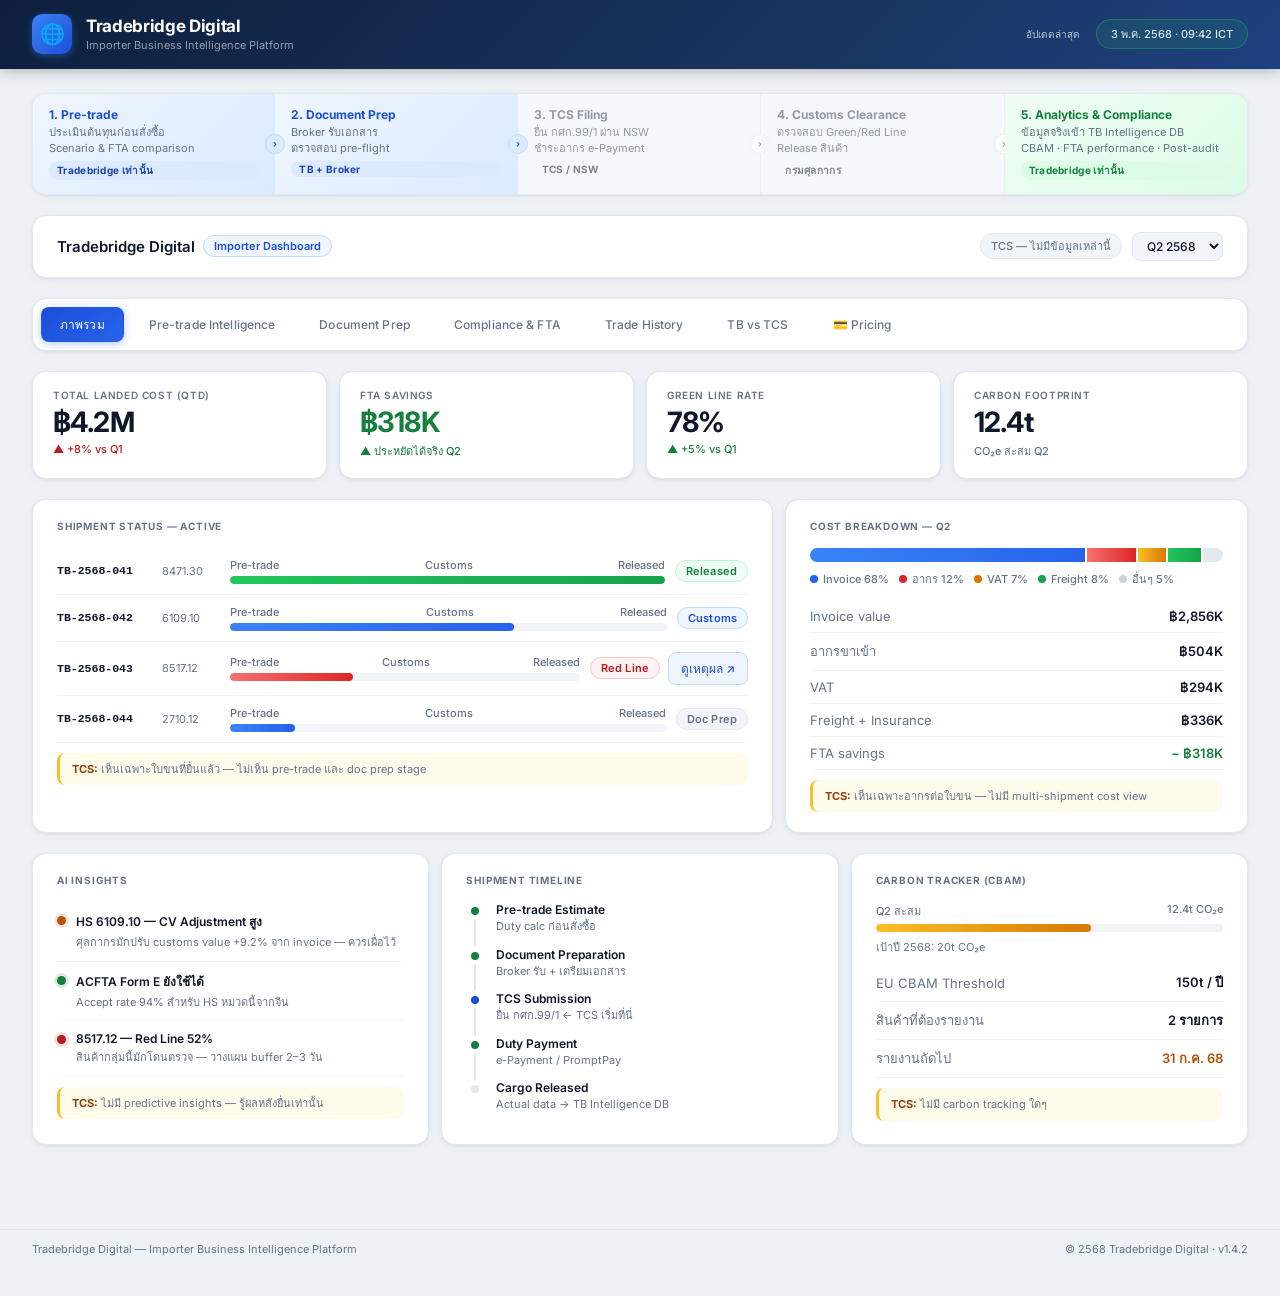
<file: index.html>
<!DOCTYPE html>
<html lang="th">
<head>
<meta charset="UTF-8" />
<meta name="viewport" content="width=device-width, initial-scale=1.0" />
<title>Tradebridge Digital — Importer BI Dashboard</title>
<link rel="preconnect" href="https://fonts.googleapis.com" />
<link href="https://fonts.googleapis.com/css2?family=Inter:ital,wght@0,400;0,500;0,600;0,700;1,400&display=swap" rel="stylesheet" />
<style>
/* ── Design tokens ──────────────────────────────────── */
:root {
  --bg-page:    #eef2f7;
  --bg-primary: #ffffff;
  --bg-secondary: #f1f5f9;
  --bg-info:    #eff6ff;
  --bg-success: #f0fdf4;
  --bg-warning: #fffbeb;
  --bg-danger:  #fef2f2;

  --txt-primary:   #0f172a;
  --txt-secondary: #64748b;
  --txt-info:      #1d4ed8;
  --txt-success:   #15803d;
  --txt-warning:   #b45309;
  --txt-danger:    #b91c1c;

  --bdr-secondary: #e2e8f0;
  --bdr-tertiary:  #f1f5f9;
  --bdr-info:      #bfdbfe;
  --bdr-success:   #bbf7d0;
  --bdr-warning:   #fde68a;
  --bdr-danger:    #fecaca;

  --r-sm: 4px;
  --r-md: 8px;
  --r-lg: 14px;

  --shadow-card:  0 1px 3px rgba(15,23,42,.06), 0 2px 10px rgba(15,23,42,.04);
  --shadow-float: 0 12px 40px rgba(15,23,42,.18);
}

/* ── Reset ──────────────────────────────────────────── */
*, *::before, *::after { box-sizing: border-box; margin: 0; padding: 0; }
body {
  font-family: 'Inter', system-ui, -apple-system, sans-serif;
  font-size: 14px;
  color: var(--txt-primary);
  background: var(--bg-page);
  min-height: 100vh;
  -webkit-font-smoothing: antialiased;
}
button, select { font-family: inherit; cursor: pointer; }

/* ── Page header ────────────────────────────────────── */
.ph {
  background: linear-gradient(135deg, #0d1f3c 0%, #1a3560 65%, #1e4080 100%);
  padding: 0 2rem;
  position: sticky; top: 0; z-index: 100;
  box-shadow: 0 2px 14px rgba(0,0,0,.28);
}
.ph-inner {
  max-width: 1280px; margin: 0 auto;
  display: flex; align-items: center; justify-content: space-between;
  padding: .9rem 0;
}
.brand { display: flex; align-items: center; gap: 14px; }
.brand-icon {
  width: 40px; height: 40px;
  background: linear-gradient(135deg, #3b82f6, #1d4ed8);
  border-radius: 10px;
  display: flex; align-items: center; justify-content: center;
  font-size: 20px;
  box-shadow: 0 2px 8px rgba(59,130,246,.4);
  flex-shrink: 0;
}
.brand-name { font-size: 17px; font-weight: 700; color: #fff; letter-spacing: -.02em; }
.brand-sub  { font-size: 11px; color: rgba(255,255,255,.55); margin-top: 2px; }
.ph-right   { display: flex; align-items: center; gap: 10px; }
.h-pill {
  font-size: 11px; font-weight: 500; padding: 5px 14px; border-radius: 999px;
  border: 1px solid rgba(255,255,255,.18);
}
.h-pill-demo { background: rgba(251,191,36,.15); color: #fbbf24; border-color: rgba(251,191,36,.3); }
.h-pill-date { color: rgba(255,255,255,.85); background: rgba(34,197,94,.12); border-color: rgba(34,197,94,.35); }
.h-pill-sync { font-size: 10px; color: rgba(255,255,255,.7); margin-right: 6px; }

/* ── Journey banner ─────────────────────────────────── */
.jb { max-width: 1280px; margin: 1.5rem auto .25rem; padding: 0 2rem; }
.jtrack {
  display: flex; align-items: stretch;
  border-radius: var(--r-lg); overflow: hidden;
  border: 1px solid var(--bdr-secondary);
  background: var(--bg-primary);
  box-shadow: var(--shadow-card);
}
.jstep {
  flex: 1; padding: .85rem 1rem;
  border-right: 1px solid var(--bdr-secondary);
  font-size: 12px; position: relative;
}
.jstep:last-child { border-right: none; }
.jstep.j-tb   { background: linear-gradient(135deg, #eff6ff, #dbeafe); border-right-color: #bfdbfe; }
.jstep.j-sh   { background: var(--bg-secondary); }
.jstep.j-an   { background: linear-gradient(135deg, #f0fdf4, #dcfce7); }
.jlabel { font-weight: 700; margin-bottom: 3px; font-size: 12px; }
.jstep.j-tb .jlabel { color: var(--txt-info); }
.jstep.j-sh .jlabel { color: var(--txt-secondary); }
.jstep.j-an .jlabel { color: var(--txt-success); }
.jsub  { color: var(--txt-secondary); font-size: 11px; line-height: 1.4; }
.jown  { display: inline-block; margin-top: 5px; font-size: 10px; font-weight: 700; padding: 2px 8px; border-radius: 999px; letter-spacing: .03em; }
.own-tb { background: #dbeafe; color: #1e40af; }
.own-sh { background: #f1f5f9; color: #475569; }
.own-an { background: #dcfce7; color: #15803d; }
.jarr {
  position: absolute; right: -10px; top: 50%; transform: translateY(-50%);
  width: 20px; height: 20px;
  background: var(--bg-primary); border: 1px solid var(--bdr-secondary);
  border-radius: 50%; display: flex; align-items: center; justify-content: center;
  font-size: 9px; color: var(--txt-secondary); z-index: 1; font-weight: 700;
}
.jstep.j-tb .jarr { background: #dbeafe; border-color: #bfdbfe; color: #1d4ed8; }

/* Journey — clickable TB steps */
.jstep.j-clickable {
  display: flex;
  flex-direction: column;
  align-items: stretch;
  cursor: pointer;
  text-align: left;
  border: none;
  font: inherit;
  color: inherit;
  transition: box-shadow .15s, transform .1s;
}
.jstep.j-clickable:hover { box-shadow: inset 0 0 0 1px rgba(251,191,36,.45); }
.jstep.j-clickable:focus-visible { outline: 2px solid #fbbf24; outline-offset: 2px; }
.jstep.j-disabled {
  cursor: not-allowed;
  opacity: .72;
  filter: grayscale(0.25);
}
.jstep.j-active {
  background: linear-gradient(135deg, #fffbeb, #fef3c7) !important;
  border-right-color: #fde68a !important;
  outline: 2px solid #fbbf24;
  outline-offset: -2px;
  box-shadow: inset 0 0 0 1px rgba(251,191,36,.35);
}
.jstep.j-active .jlabel { color: #92400e !important; }
.jstep.j-active .jsub { color: #78350f; }
.jstep.j-active .jown { background: #fde68a !important; color: #92400e !important; }
.jstep.j-active .jarr { background: #fef3c7 !important; border-color: #fde68a !important; color: #b45309 !important; }

/* Module layout — forms & outputs */
.mod-grid {
  display: grid;
  grid-template-columns: 1fr 1fr;
  gap: 14px;
  margin-bottom: 1.25rem;
  align-items: start;
}
@media (max-width: 960px) { .mod-grid { grid-template-columns: 1fr; } }
.mod-h {
  font-size: 11px;
  font-weight: 700;
  color: var(--txt-secondary);
  letter-spacing: .08em;
  text-transform: uppercase;
  margin-bottom: 12px;
  padding-bottom: 8px;
  border-bottom: 1px solid var(--bdr-tertiary);
}
.fi { margin-bottom: 12px; }
.fi label {
  display: block;
  font-size: 11px;
  font-weight: 600;
  color: var(--txt-secondary);
  margin-bottom: 4px;
}
.fi input[type="text"],
.fi input[type="number"],
.fi input[type="date"],
.fi select,
.fi textarea {
  width: 100%;
  padding: 8px 10px;
  border: 1px solid var(--bdr-secondary);
  border-radius: var(--r-md);
  font-size: 13px;
  background: var(--bg-primary);
}
.fi textarea { min-height: 64px; resize: vertical; }
.fi-row2 { display: grid; grid-template-columns: 1fr 1fr; gap: 10px; }
.fi-row3 { display: grid; grid-template-columns: 1fr 1fr 1fr; gap: 10px; }
.chk-row { display: flex; flex-wrap: wrap; gap: 12px; margin-top: 4px; }
.chk-row label { display: flex; align-items: center; gap: 6px; font-weight: 500; color: var(--txt-primary); cursor: pointer; }
.chk-row input { width: auto; }

.btn-primary {
  display: inline-flex;
  align-items: center;
  justify-content: center;
  gap: 8px;
  padding: 10px 18px;
  border-radius: var(--r-md);
  border: none;
  background: linear-gradient(135deg, #1d4ed8, #2563eb);
  color: #fff;
  font-size: 13px;
  font-weight: 600;
  cursor: pointer;
  box-shadow: 0 2px 10px rgba(29,78,216,.35);
  transition: transform .1s, box-shadow .15s;
}
.btn-primary:hover { box-shadow: 0 4px 16px rgba(29,78,216,.45); }
.btn-primary:active { transform: scale(.98); }
.btn-primary:disabled { opacity: .55; cursor: not-allowed; transform: none; }
.btn-secondary {
  display: inline-flex;
  align-items: center;
  justify-content: center;
  gap: 6px;
  padding: 8px 14px;
  border-radius: var(--r-md);
  border: 1px solid var(--bdr-secondary);
  background: var(--bg-secondary);
  font-size: 12px;
  font-weight: 600;
  color: var(--txt-primary);
  cursor: pointer;
}
.btn-secondary:hover { background: var(--bdr-secondary); }

.upload-zone {
  border: 2px dashed var(--bdr-secondary);
  border-radius: var(--r-md);
  padding: 14px 12px;
  text-align: center;
  background: var(--bg-secondary);
  cursor: pointer;
  transition: border-color .15s, background .15s;
  position: relative;
}
.upload-zone:hover, .upload-zone.drag { border-color: #3b82f6; background: var(--bg-info); }
.upload-zone input[type="file"] { position: absolute; inset: 0; opacity: 0; cursor: pointer; }
.upload-zone .uz-title { font-weight: 600; font-size: 12px; }
.upload-zone .uz-sub { font-size: 11px; color: var(--txt-secondary); margin-top: 4px; }
.upload-zone.has-file { border-style: solid; border-color: var(--bdr-success); background: var(--bg-success); }

.ac-list {
  position: absolute;
  left: 0; right: 0; top: 100%;
  margin-top: 4px;
  background: var(--bg-primary);
  border: 1px solid var(--bdr-secondary);
  border-radius: var(--r-md);
  box-shadow: var(--shadow-float);
  max-height: 180px;
  overflow-y: auto;
  z-index: 50;
  display: none;
}
.ac-list.open { display: block; }
.ac-item {
  padding: 8px 12px;
  font-size: 12px;
  cursor: pointer;
  border-bottom: 1px solid var(--bdr-tertiary);
}
.ac-item:hover { background: var(--bg-info); }
.ac-wrap { position: relative; }

.spinner-wrap {
  display: none;
  align-items: center;
  gap: 10px;
  padding: 16px;
  justify-content: center;
  color: var(--txt-info);
  font-size: 12px;
  font-weight: 600;
}
.spinner-wrap.on { display: flex; }
.spinner {
  width: 22px; height: 22px;
  border: 3px solid var(--bdr-info);
  border-top-color: #2563eb;
  border-radius: 50%;
  animation: spin .7s linear infinite;
}
@keyframes spin { to { transform: rotate(360deg); } }

.result-block {
  opacity: 0;
  transform: translateY(8px);
  transition: opacity .35s ease, transform .35s ease;
  pointer-events: none;
}
.result-block.on {
  opacity: 1;
  transform: translateY(0);
  pointer-events: auto;
}

.table-mini { width: 100%; font-size: 12px; border-collapse: collapse; margin: 8px 0; }
.table-mini th, .table-mini td { padding: 8px 10px; text-align: left; border-bottom: 1px solid var(--bdr-tertiary); }
.table-mini th { font-size: 10px; text-transform: uppercase; letter-spacing: .05em; color: var(--txt-secondary); }
.table-mini tr.best { background: linear-gradient(90deg, rgba(34,197,94,.08), transparent); }
.table-mini tr.best td:first-child { font-weight: 700; color: var(--txt-success); }

.json-pre {
  font-family: 'SF Mono', 'Fira Code', Consolas, monospace;
  font-size: 11px;
  line-height: 1.45;
  background: #0f172a;
  color: #e2e8f0;
  padding: 12px;
  border-radius: var(--r-md);
  max-height: 280px;
  overflow: auto;
  white-space: pre-wrap;
  word-break: break-all;
}
.json-key { color: #7dd3fc; }
.json-str { color: #86efac; }
.json-num { color: #fcd34d; }

.doc-check { display: flex; align-items: center; justify-content: space-between; padding: 8px 0; font-size: 12px; border-bottom: 1px solid var(--bdr-tertiary); }
.doc-check:last-child { border-bottom: none; }

.banner-success {
  display: none;
  padding: 12px 14px;
  border-radius: var(--r-md);
  background: linear-gradient(135deg, #ecfdf5, #d1fae5);
  border: 1px solid var(--bdr-success);
  font-size: 12px;
  color: #065f46;
  margin-bottom: 1rem;
  line-height: 1.5;
}
.banner-success.on { display: block; }

.radio-row { display: flex; flex-wrap: wrap; gap: 14px; align-items: center; }
.radio-row label { display: flex; align-items: center; gap: 6px; font-size: 12px; cursor: pointer; }

.bar-black { background: linear-gradient(90deg,#1e293b,#0f172a); }

/* ── Trade History table ───────────────────────────── */
.history-tbl { width: 100%; border-collapse: collapse; font-size: 12px; }
.history-tbl th {
  font-size: 10px;
  text-transform: uppercase;
  letter-spacing: .05em;
  color: var(--txt-secondary);
  padding: 8px 10px;
  border-bottom: 2px solid var(--bdr-secondary);
  white-space: nowrap;
  text-align: left;
  background: var(--bg-secondary);
  position: sticky;
  top: 0;
  z-index: 2;
}
.history-tbl td { padding: 8px 10px; border-bottom: 1px solid var(--bdr-tertiary); vertical-align: middle; }
.history-tbl tbody tr:hover td { background: var(--bg-info); cursor: pointer; }
.history-tbl tbody tr.hidden { display: none; }
.history-scroll { overflow: auto; max-height: 420px; border-radius: var(--r-md); border: 1px solid var(--bdr-secondary); }
.filter-row { display: flex; gap: 10px; flex-wrap: wrap; margin-bottom: 12px; align-items: center; }
.filter-row input[type="text"] {
  padding: 6px 10px;
  border: 1px solid var(--bdr-secondary);
  border-radius: var(--r-md);
  font-size: 12px;
  width: 220px;
}
.filter-row select {
  padding: 6px 10px;
  border: 1px solid var(--bdr-secondary);
  border-radius: var(--r-md);
  font-size: 12px;
  background: var(--bg-primary);
}

/* ── Page wrapper ───────────────────────────────────── */
.pw { max-width: 1280px; margin: 0 auto; padding: 1rem 2rem 3rem; }

/* ── Topbar ─────────────────────────────────────────── */
.topbar {
  display: flex; align-items: center; justify-content: space-between;
  margin-bottom: 1.25rem; padding: 1rem 1.5rem;
  background: var(--bg-primary);
  border-radius: var(--r-lg);
  box-shadow: var(--shadow-card);
  border: 1px solid var(--bdr-secondary);
}
.logo { font-size: 15px; font-weight: 600; display: flex; align-items: center; gap: 8px; }
.logobadge {
  background: var(--bg-info); color: var(--txt-info);
  font-size: 11px; font-weight: 600; padding: 3px 10px; border-radius: 999px;
  border: 1px solid var(--bdr-info);
}
.tcs-badge {
  background: var(--bg-secondary); color: var(--txt-secondary);
  font-size: 11px; font-weight: 500; padding: 3px 10px; border-radius: 999px;
  border: 1px solid var(--bdr-secondary);
}
.per-sel {
  font-size: 12px; font-weight: 500;
  background: var(--bg-secondary); color: var(--txt-primary);
  border: 1px solid var(--bdr-secondary); border-radius: var(--r-md);
  padding: 5px 10px; outline: none;
}

/* ── Tabs ───────────────────────────────────────────── */
.tabs {
  display: flex; gap: 6px; margin-bottom: 1.25rem;
  background: var(--bg-primary); padding: .5rem;
  border-radius: var(--r-lg); border: 1px solid var(--bdr-secondary);
  box-shadow: var(--shadow-card);
}
.tab {
  font-size: 12px; font-weight: 500; padding: 7px 18px;
  border-radius: var(--r-md); border: 1px solid transparent;
  background: transparent; color: var(--txt-secondary);
  transition: all .15s ease; letter-spacing: .01em;
}
.tab:hover { background: var(--bg-secondary); color: var(--txt-primary); }
.tab.active {
  background: linear-gradient(135deg, #1d4ed8, #2563eb);
  color: #fff; border-color: transparent;
  box-shadow: 0 2px 8px rgba(29,78,216,.3);
}
.panel { display: none; }
.panel.active { display: block; }

/* ── Metrics ────────────────────────────────────────── */
.metrics { display: grid; grid-template-columns: repeat(4,1fr); gap: 12px; margin-bottom: 1.25rem; }
.metric {
  background: var(--bg-primary); border-radius: var(--r-lg);
  padding: 1.1rem 1.25rem; border: 1px solid var(--bdr-secondary);
  box-shadow: var(--shadow-card); transition: box-shadow .2s;
}
.metric:hover { box-shadow: 0 4px 18px rgba(15,23,42,.1); }
.metric-label { font-size: 10px; font-weight: 600; color: var(--txt-secondary); margin-bottom: 7px; letter-spacing: .06em; text-transform: uppercase; }
.metric-val   { font-size: 28px; font-weight: 700; letter-spacing: -.03em; line-height: 1; }
.metric-sub   { font-size: 11px; color: var(--txt-secondary); margin-top: 6px; font-weight: 500; }
.metric-up { color: var(--txt-success); }
.metric-dn { color: var(--txt-danger); }

/* ── Layout grids ───────────────────────────────────── */
.row2 { display: grid; grid-template-columns: 1.6fr 1fr; gap: 12px; margin-bottom: 1.25rem; }
.row3 { display: grid; grid-template-columns: 1fr 1fr 1fr; gap: 12px; margin-bottom: 1.25rem; }

/* ── Card ───────────────────────────────────────────── */
.card {
  background: var(--bg-primary); border: 1px solid var(--bdr-secondary);
  border-radius: var(--r-lg); padding: 1.25rem 1.5rem;
  box-shadow: var(--shadow-card);
}
.card-title { font-size: 10px; font-weight: 700; color: var(--txt-secondary); margin-bottom: 1rem; letter-spacing: .08em; text-transform: uppercase; }

/* ── Tags ───────────────────────────────────────────── */
.tag { font-size: 11px; font-weight: 600; padding: 3px 10px; border-radius: 999px; display: inline-block; letter-spacing: .01em; }
.tag-green { background: var(--bg-success);  color: var(--txt-success);  border: 1px solid var(--bdr-success); }
.tag-red   { background: var(--bg-danger);   color: var(--txt-danger);   border: 1px solid var(--bdr-danger); }
.tag-warn  { background: var(--bg-warning);  color: var(--txt-warning);  border: 1px solid var(--bdr-warning); }
.tag-info  { background: var(--bg-info);     color: var(--txt-info);     border: 1px solid var(--bdr-info); }
.tag-gray  { background: var(--bg-secondary);color: var(--txt-secondary);border: 1px solid var(--bdr-secondary); }

/* ── Shipment rows ──────────────────────────────────── */
.ship-row { display: flex; align-items: center; gap: 10px; padding: 10px 0; border-bottom: 1px solid var(--bdr-tertiary); font-size: 13px; }
.ship-row:last-child { border-bottom: none; }
.ship-id { font-weight: 600; min-width: 95px; font-family: 'SF Mono','Fira Code',monospace; font-size: 11.5px; }
.ship-hs { color: var(--txt-secondary); font-size: 11px; min-width: 58px; }
.ship-right { margin-left: auto; display: flex; align-items: center; gap: 8px; }

/* ── Progress ───────────────────────────────────────── */
.progress-wrap { margin: .5rem 0; }
.progress-label { display: flex; justify-content: space-between; font-size: 11px; color: var(--txt-secondary); margin-bottom: 4px; font-weight: 500; }
.progress-track { height: 8px; background: var(--bg-secondary); border-radius: 999px; overflow: hidden; }
.progress-bar { height: 100%; border-radius: 999px; transition: width .5s ease; }
.bar-blue  { background: linear-gradient(90deg,#3b82f6,#2563eb); }
.bar-green { background: linear-gradient(90deg,#22c55e,#16a34a); }
.bar-red   { background: linear-gradient(90deg,#f87171,#dc2626); }
.bar-warn  { background: linear-gradient(90deg,#fbbf24,#d97706); }

/* ── Insights ───────────────────────────────────────── */
.insight-row { display: flex; align-items: flex-start; gap: 10px; padding: 10px 0; border-bottom: 1px solid var(--bdr-tertiary); font-size: 12px; }
.insight-row:last-child { border-bottom: none; }
.insight-dot { width: 9px; height: 9px; border-radius: 50%; flex-shrink: 0; margin-top: 4px; }
.dot-green { background: var(--txt-success); box-shadow: 0 0 0 3px rgba(21,128,61,.14); }
.dot-red   { background: var(--txt-danger);  box-shadow: 0 0 0 3px rgba(185,28,28,.14); }
.dot-warn  { background: var(--txt-warning); box-shadow: 0 0 0 3px rgba(180,83,9,.14); }
.dot-info  { background: var(--txt-info);    box-shadow: 0 0 0 3px rgba(29,78,216,.14); }
.insight-body { flex: 1; }
.insight-title { font-weight: 600; margin-bottom: 3px; }
.insight-sub   { color: var(--txt-secondary); font-size: 11px; line-height: 1.5; }

/* ── Cost rows ──────────────────────────────────────── */
.cost-row { display: flex; justify-content: space-between; align-items: center; padding: 8px 0; border-bottom: 1px solid var(--bdr-tertiary); font-size: 13px; }
.cost-row:last-child { border-bottom: none; }
.cost-label { color: var(--txt-secondary); }
.cost-val   { font-weight: 600; }

/* ── Stacked bar ────────────────────────────────────── */
.stacked-bar { height: 14px; border-radius: 999px; overflow: hidden; display: flex; gap: 2px; margin: 10px 0 6px; }
.seg { height: 100%; }
.legend-row  { display: flex; flex-wrap: wrap; gap: 10px; margin-top: 8px; }
.legend-item { display: flex; align-items: center; gap: 5px; font-size: 11px; color: var(--txt-secondary); font-weight: 500; }
.legend-dot  { width: 8px; height: 8px; border-radius: 50%; }

/* ── FTA rows ───────────────────────────────────────── */
.fta-row { display: flex; justify-content: space-between; align-items: center; padding: 9px 0; border-bottom: 1px solid var(--bdr-tertiary); font-size: 12px; gap: 8px; }
.fta-row:last-child { border-bottom: none; }
.confidence-bar  { height: 5px; background: var(--bg-secondary); border-radius: 999px; overflow: hidden; width: 90px; }
.confidence-fill { height: 100%; border-radius: 999px; background: linear-gradient(90deg,#22c55e,#16a34a); }

/* ── TCS note ───────────────────────────────────────── */
.tcs-note {
  font-size: 11px; color: var(--txt-secondary);
  background: #fffbeb; padding: 8px 12px;
  border-radius: var(--r-md); margin-top: 10px;
  border-left: 3px solid #fbbf24; line-height: 1.5;
}
.tcs-note span { font-weight: 700; color: #92400e; }

/* ── VS cards ───────────────────────────────────────── */
.vs-row  { display: grid; grid-template-columns: 1fr 1fr; gap: 12px; margin-bottom: 1.25rem; }
.vs-card { border-radius: var(--r-lg); padding: 1.25rem 1.5rem; border: 1px solid var(--bdr-secondary); box-shadow: var(--shadow-card); }
.vs-tb  { background: linear-gradient(135deg,#eff6ff,#dbeafe); border-color: #bfdbfe; }
.vs-tcs { background: var(--bg-secondary); }
.vs-title { font-size: 13px; font-weight: 700; margin-bottom: .85rem; }
.vs-tb  .vs-title { color: #1d4ed8; }
.vs-tcs .vs-title { color: var(--txt-secondary); }
.vs-item { font-size: 12px; padding: 5px 0; display: flex; align-items: flex-start; gap: 8px; border-bottom: 1px solid rgba(0,0,0,.04); }
.vs-item:last-child { border-bottom: none; }
.check { color: var(--txt-success); font-size: 13px; flex-shrink: 0; }
.cross { color: var(--txt-danger);  font-size: 13px; flex-shrink: 0; }

/* ── Timeline ───────────────────────────────────────── */
.mini-timeline { display: flex; flex-direction: column; }
.tl-item { display: flex; gap: 12px; }
.tl-dot-wrap { display: flex; flex-direction: column; align-items: center; width: 18px; flex-shrink: 0; }
.tl-dot  { width: 12px; height: 12px; border-radius: 50%; flex-shrink: 0; margin-top: 3px; border: 2px solid var(--bg-primary); }
.tl-line { width: 2px; flex: 1; background: var(--bdr-secondary); min-height: 14px; border-radius: 1px; margin-top: 2px; }
.tl-content { flex: 1; padding-bottom: 12px; font-size: 12px; }
.tl-label { font-weight: 600; margin-bottom: 2px; }
.tl-sub   { color: var(--txt-secondary); font-size: 11px; line-height: 1.4; }

/* ── Action buttons ─────────────────────────────────── */
.abtn {
  display: inline-flex; align-items: center; gap: 5px;
  font-size: 12px; font-weight: 500; padding: 6px 12px;
  border-radius: var(--r-md);
  border: 1px solid var(--bdr-info);
  background: var(--bg-info); color: var(--txt-info);
  transition: all .15s;
}
.abtn:hover { background: #dbeafe; box-shadow: 0 2px 8px rgba(29,78,216,.15); }
.abtn-full { width: 100%; justify-content: center; margin-top: 12px; }

/* ── Modal ──────────────────────────────────────────── */
.modal-overlay {
  display: none; position: fixed; inset: 0;
  background: rgba(15,23,42,.55);
  backdrop-filter: blur(4px);
  z-index: 1000; align-items: center; justify-content: center;
}
.modal-overlay.open { display: flex; }
.modal {
  background: var(--bg-primary); border-radius: var(--r-lg);
  box-shadow: var(--shadow-float); padding: 1.75rem 2rem;
  max-width: 520px; width: 90%;
  border: 1px solid var(--bdr-secondary);
  animation: mIn .2s ease;
}
@keyframes mIn { from { opacity:0; transform:translateY(14px) scale(.97); } to { opacity:1; transform:translateY(0) scale(1); } }
.modal-head { display: flex; align-items: center; gap: 12px; margin-bottom: 1rem; }
.modal-icon {
  width: 38px; height: 38px; border-radius: var(--r-md);
  background: linear-gradient(135deg,#1d4ed8,#3b82f6);
  display: flex; align-items: center; justify-content: center; font-size: 20px;
}
.modal-title { font-size: 15px; font-weight: 700; }
.modal-sub   { font-size: 12px; color: var(--txt-secondary); margin-top: 1px; }
.modal-body  {
  font-size: 12px; line-height: 1.65; color: var(--txt-secondary);
  background: var(--bg-secondary); padding: 1rem;
  border-radius: var(--r-md); border: 1px solid var(--bdr-secondary);
  margin-bottom: .75rem;
}
.modal-qlabel { font-size: 11px; font-weight: 700; color: var(--txt-secondary); letter-spacing: .05em; text-transform: uppercase; margin-bottom: 5px; }
.modal-qtext  { font-size: 13px; font-weight: 500; color: var(--txt-primary); font-style: italic; }
.modal-note   { font-size: 11px; color: var(--txt-secondary); line-height: 1.6; margin-bottom: 14px; }
.modal-close  {
  width: 100%; padding: 9px; border-radius: var(--r-md);
  border: 1px solid var(--bdr-secondary); background: var(--bg-secondary);
  font-size: 13px; font-weight: 500; color: var(--txt-secondary); transition: all .15s;
}
.modal-close:hover { background: var(--bdr-secondary); }

/* ── Footer ─────────────────────────────────────────── */
.pf {
  max-width: 1280px; margin: 0 auto; padding: .75rem 2rem 2.5rem;
  display: flex; align-items: center; justify-content: space-between;
  font-size: 11px; color: var(--txt-secondary);
  border-top: 1px solid var(--bdr-secondary); margin-top: 1rem;
}

/* ── Pricing Panel ──────────────────────────────────── */
.pr-hero {
  background: linear-gradient(135deg, #0d1f3c 0%, #1a3560 60%, #1e4080 100%);
  border-radius: var(--r-lg);
  padding: 2.5rem 2rem 2rem;
  text-align: center;
  margin-bottom: 1.5rem;
  position: relative;
  overflow: hidden;
  box-shadow: 0 8px 32px rgba(13,31,60,.35);
}
.pr-hero::before {
  content: '';
  position: absolute; inset: 0;
  background: radial-gradient(ellipse at 70% 20%, rgba(59,130,246,.18), transparent 60%),
              radial-gradient(ellipse at 20% 80%, rgba(16,185,129,.10), transparent 50%);
  pointer-events: none;
}
.pr-eyebrow {
  font-size: 11px; font-weight: 600; letter-spacing: .12em;
  color: rgba(251,191,36,.85); text-transform: uppercase;
  margin-bottom: .6rem;
}
.pr-title {
  font-size: 26px; font-weight: 700; color: #fff;
  letter-spacing: -.025em; margin-bottom: .5rem;
}
.pr-sub {
  font-size: 13px; color: rgba(255,255,255,.65);
  margin-bottom: 1.5rem;
}
.pr-pilot-pill {
  display: inline-flex; align-items: center; gap: 7px;
  font-size: 12px; font-weight: 500;
  background: rgba(251,191,36,.15); color: #fbbf24;
  border: 1px solid rgba(251,191,36,.3);
  border-radius: 999px; padding: 6px 16px;
}
.pr-grid {
  display: grid; grid-template-columns: 1fr 1fr; gap: 16px;
  margin-bottom: 1.25rem;
}
.pr-card {
  background: var(--bg-primary);
  border: 1px solid var(--bdr-secondary);
  border-radius: var(--r-lg);
  padding: 1.75rem;
  box-shadow: var(--shadow-card);
  transition: box-shadow .2s, transform .15s;
  position: relative;
}
.pr-card:hover { box-shadow: 0 6px 28px rgba(15,23,42,.12); transform: translateY(-1px); }
.pr-card.pr-featured {
  border: 2px solid #2563eb;
  box-shadow: 0 4px 24px rgba(29,78,216,.16);
}
.pr-rec-badge {
  position: absolute; top: -1px; right: 20px;
  background: linear-gradient(135deg, #1d4ed8, #2563eb);
  color: #fff; font-size: 10px; font-weight: 600;
  padding: 4px 12px; border-radius: 0 0 8px 8px;
  letter-spacing: .04em;
}
.pr-badge {
  display: inline-block; font-size: 11px; font-weight: 600;
  padding: 3px 10px; border-radius: 999px; margin-bottom: .85rem;
}
.pr-badge-blue { background: var(--bg-info); color: var(--txt-info); border: 1px solid var(--bdr-info); }
.pr-badge-teal { background: #e6faf4; color: #0f7a5f; border: 1px solid #a7f3d0; }
.pr-plan-icon {
  width: 42px; height: 42px; border-radius: var(--r-md);
  display: flex; align-items: center; justify-content: center;
  margin-bottom: .85rem;
}
.pr-icon-blue { background: var(--bg-info); }
.pr-icon-teal { background: #e6faf4; }
.pr-plan-name { font-size: 18px; font-weight: 700; color: var(--txt-primary); margin-bottom: .2rem; }
.pr-plan-target { font-size: 12px; color: var(--txt-secondary); margin-bottom: 1.1rem; line-height: 1.45; }
.pr-price-row { display: flex; align-items: baseline; gap: 5px; margin-bottom: .2rem; }
.pr-price-main {
  font-size: 34px; font-weight: 700;
  color: var(--txt-primary); letter-spacing: -.03em;
}
.pr-price-unit { font-size: 14px; color: var(--txt-secondary); }
.pr-price-per { font-size: 12px; color: var(--txt-secondary); margin-bottom: 1.1rem; }
.pr-divider { border: none; border-top: 1px solid var(--bdr-tertiary); margin: 1rem 0; }
.pr-feat-label {
  font-size: 10px; font-weight: 700; color: var(--txt-secondary);
  letter-spacing: .08em; text-transform: uppercase; margin-bottom: .55rem;
}
.pr-feat-item {
  display: flex; align-items: flex-start; gap: 9px;
  padding: 6px 0; font-size: 13px; color: var(--txt-primary); line-height: 1.4;
  border-bottom: 1px solid var(--bdr-tertiary);
}
.pr-feat-item:last-of-type { border-bottom: none; }
.pr-feat-icon { width: 16px; height: 16px; flex-shrink: 0; margin-top: 2px; }
.pr-feat-icon-blue { color: var(--txt-info); }
.pr-feat-icon-teal { color: #0f7a5f; }
.pr-feat-icon-dash { color: var(--txt-secondary); opacity: .55; }
.pr-feat-sub { font-size: 11px; color: var(--txt-secondary); margin-top: 2px; }
.pr-discount-pill {
  display: inline-block; font-size: 10px; font-weight: 600;
  padding: 1px 7px; border-radius: 999px;
  background: #e6faf4; color: #0f7a5f; margin-left: 5px;
}
.pr-cta {
  display: block; width: 100%; padding: 11px;
  border-radius: var(--r-md); font-size: 13px; font-weight: 600;
  text-align: center; cursor: pointer; margin-top: 1.4rem;
  transition: all .15s;
}
.pr-cta-outline {
  background: transparent; color: var(--txt-primary);
  border: 1.5px solid var(--bdr-secondary);
}
.pr-cta-outline:hover { background: var(--bg-secondary); border-color: var(--bdr-secondary); }
.pr-cta-primary {
  background: linear-gradient(135deg, #1d4ed8, #2563eb);
  color: #fff; border: none;
  box-shadow: 0 2px 10px rgba(29,78,216,.3);
}
.pr-cta-primary:hover { box-shadow: 0 4px 18px rgba(29,78,216,.45); transform: translateY(-1px); }

/* Addon card */
.pr-addon {
  background: var(--bg-secondary);
  border: 1px solid var(--bdr-secondary);
  border-radius: var(--r-lg);
  padding: 1.25rem 1.5rem;
  margin-bottom: 1.25rem;
  box-shadow: var(--shadow-card);
}
.pr-addon-row { display: flex; justify-content: space-between; align-items: center; gap: 16px; }
.pr-addon-name { font-size: 14px; font-weight: 700; color: var(--txt-primary); margin-bottom: 4px; }
.pr-addon-desc { font-size: 12px; color: var(--txt-secondary); line-height: 1.55; }
.pr-addon-amount { font-size: 22px; font-weight: 700; color: var(--txt-primary); text-align: right; }
.pr-addon-unit { font-size: 12px; color: var(--txt-secondary); text-align: right; }
.pr-addon-note { font-size: 11px; color: var(--txt-secondary); margin-top: 3px; text-align: right; }

/* ROI Calculator */
.pr-roi {
  background: var(--bg-primary);
  border: 1px solid var(--bdr-secondary);
  border-radius: var(--r-lg);
  padding: 1.5rem;
  margin-bottom: 1.25rem;
  box-shadow: var(--shadow-card);
}
.pr-roi-title {
  font-size: 13px; font-weight: 700; color: var(--txt-primary);
  margin-bottom: .25rem;
}
.pr-roi-sub { font-size: 11px; color: var(--txt-secondary); margin-bottom: 1.25rem; }
.pr-slider-row {
  display: flex; align-items: center; gap: 12px; margin-bottom: .85rem;
}
.pr-slider-label { font-size: 12px; color: var(--txt-secondary); min-width: 140px; }
.pr-slider-val { font-size: 13px; font-weight: 600; min-width: 80px; text-align: right; color: var(--txt-primary); }
.pr-slider-row input[type="range"] {
  flex: 1; accent-color: #2563eb; cursor: pointer;
}
.pr-roi-metrics {
  display: grid; grid-template-columns: 1fr 1fr; gap: 12px; margin-bottom: 1rem;
}
.pr-roi-met {
  background: var(--bg-secondary); border-radius: var(--r-md);
  padding: .85rem 1rem; border: 1px solid var(--bdr-tertiary);
}
.pr-roi-met-label { font-size: 10px; text-transform: uppercase; letter-spacing: .06em; color: var(--txt-secondary); margin-bottom: 5px; }
.pr-roi-met-val { font-size: 22px; font-weight: 700; letter-spacing: -.02em; color: var(--txt-primary); }
.pr-roi-met-sub { font-size: 11px; color: var(--txt-secondary); margin-top: 2px; }
.pr-result-row {
  display: flex; justify-content: space-between; align-items: center;
  padding: 7px 0; border-bottom: 1px solid var(--bdr-tertiary); font-size: 12px;
}
.pr-result-row:last-child { border-bottom: none; }
.pr-result-label { color: var(--txt-secondary); }
.pr-result-val { font-weight: 700; }
.pr-result-val-blue { color: var(--txt-info); }
.pr-result-val-green { color: var(--txt-success); }
.pr-result-total {
  background: var(--bg-secondary); margin: 0 -1.5rem;
  padding: 8px 1.5rem; border-top: 1px solid var(--bdr-secondary);
  border-bottom: 1px solid var(--bdr-secondary);
}

/* Comparison table */
.pr-section-lbl {
  font-size: 10px; font-weight: 700; text-transform: uppercase;
  letter-spacing: .08em; color: var(--txt-secondary); margin: 1.5rem 0 .65rem;
}
.pr-compare {
  background: var(--bg-primary);
  border: 1px solid var(--bdr-secondary);
  border-radius: var(--r-lg); overflow: hidden;
  box-shadow: var(--shadow-card); margin-bottom: 1.5rem;
}
.pr-cmp-hdr {
  display: grid; grid-template-columns: 2fr 1fr 1fr;
  background: linear-gradient(135deg, #0d1f3c, #1a3560);
  padding: .75rem 1.25rem;
}
.pr-cmp-hdr-cell {
  font-size: 11px; font-weight: 600; color: rgba(255,255,255,.75);
  text-align: center;
}
.pr-cmp-hdr-cell:first-child { text-align: left; color: rgba(255,255,255,.55); }
.pr-cmp-row {
  display: grid; grid-template-columns: 2fr 1fr 1fr;
  padding: .65rem 1.25rem; border-top: 1px solid var(--bdr-tertiary);
  align-items: center; font-size: 12px;
}
.pr-cmp-row:nth-child(even) { background: var(--bg-secondary); }
.pr-cmp-feat { color: var(--txt-primary); }
.pr-cmp-feat small { display: block; font-size: 10px; color: var(--txt-secondary); margin-top: 1px; }
.pr-cmp-cell { text-align: center; }
.pill-y { display: inline-block; font-size: 10px; font-weight: 600; padding: 2px 9px; border-radius: 999px; background: var(--bg-success); color: var(--txt-success); border: 1px solid var(--bdr-success); }
.pill-n { display: inline-block; font-size: 10px; font-weight: 500; padding: 2px 9px; border-radius: 999px; background: var(--bg-secondary); color: var(--txt-secondary); border: 1px solid var(--bdr-secondary); }
.pill-a { display: inline-block; font-size: 10px; font-weight: 600; padding: 2px 9px; border-radius: 999px; background: var(--bg-info); color: var(--txt-info); border: 1px solid var(--bdr-info); }

/* FAQ strip */
.pr-faq { margin-bottom: 1.25rem; }
.pr-faq-item {
  background: var(--bg-primary); border: 1px solid var(--bdr-secondary);
  border-radius: var(--r-md); margin-bottom: 8px; overflow: hidden;
  box-shadow: var(--shadow-card);
}
.pr-faq-q {
  display: flex; justify-content: space-between; align-items: center;
  padding: .85rem 1.25rem; cursor: pointer; font-size: 13px; font-weight: 600;
  color: var(--txt-primary); user-select: none;
  transition: background .15s;
}
.pr-faq-q:hover { background: var(--bg-secondary); }
.pr-faq-q .pr-faq-arrow { color: var(--txt-secondary); font-size: 16px; transition: transform .2s; }
.pr-faq-item.open .pr-faq-arrow { transform: rotate(180deg); }
.pr-faq-a {
  display: none; padding: 0 1.25rem 1rem;
  font-size: 12px; color: var(--txt-secondary); line-height: 1.6;
}
.pr-faq-item.open .pr-faq-a { display: block; }

/* Trust badges */
.pr-trust {
  display: flex; align-items: center; justify-content: center; gap: 24px;
  flex-wrap: wrap; padding: 1.25rem;
  background: var(--bg-primary); border: 1px solid var(--bdr-secondary);
  border-radius: var(--r-lg); margin-bottom: 1.25rem;
  box-shadow: var(--shadow-card);
}
.pr-trust-item {
  display: flex; align-items: center; gap: 8px;
  font-size: 12px; font-weight: 600; color: var(--txt-secondary);
}
.pr-trust-icon { font-size: 18px; }
</style>
</head>
<body>

<!-- ══ Page header ══════════════════════════════════════ -->
<header class="ph">
  <div class="ph-inner">
    <div class="brand">
      <div class="brand-icon">🌐</div>
      <div>
        <div class="brand-name">Tradebridge Digital</div>
        <div class="brand-sub">Importer Business Intelligence Platform</div>
      </div>
    </div>
    <div class="ph-right">
      <span class="h-pill-sync">อัปเดตล่าสุด</span>
      <span class="h-pill h-pill-date">3 พ.ค. 2568 · 09:42 ICT</span>
    </div>
  </div>
</header>

<!-- ══ Import journey banner ════════════════════════════ -->
<div class="jb">
  <div class="jtrack">
    <button type="button" class="jstep j-tb j-clickable" id="jstep-1" onclick="selectJStep(1,this)">
      <div class="jlabel">1. Pre-trade</div>
      <div class="jsub">ประเมินต้นทุนก่อนสั่งซื้อ<br>Scenario &amp; FTA comparison</div>
      <span class="jown own-tb">Tradebridge เท่านั้น</span>
      <div class="jarr">›</div>
    </button>
    <button type="button" class="jstep j-tb j-clickable" id="jstep-2" onclick="selectJStep(2,this)">
      <div class="jlabel">2. Document Prep</div>
      <div class="jsub">Broker รับเอกสาร<br>ตรวจสอบ pre-flight</div>
      <span class="jown own-tb">TB + Broker</span>
      <div class="jarr">›</div>
    </button>
    <div class="jstep j-sh j-disabled" title="ขั้นตอนนี้ดำเนินการใน TCS/NSW — ไม่ใช่โมดูลของ Tradebridge">
      <div class="jlabel">3. TCS Filing</div>
      <div class="jsub">ยื่น กศก.99/1 ผ่าน NSW<br>ชำระอากร e-Payment</div>
      <span class="jown own-sh">TCS / NSW</span>
      <div class="jarr">›</div>
    </div>
    <div class="jstep j-sh j-disabled" title="ขั้นตอนนี้ดำเนินการที่กรมศุลกากร — ไม่ใช่โมดูลของ Tradebridge">
      <div class="jlabel">4. Customs Clearance</div>
      <div class="jsub">ตรวจสอบ Green/Red Line<br>Release สินค้า</div>
      <span class="jown own-sh">กรมศุลกากร</span>
      <div class="jarr">›</div>
    </div>
    <button type="button" class="jstep j-an j-clickable" id="jstep-5" onclick="selectJStep(5,this)">
      <div class="jlabel">5. Analytics &amp; Compliance</div>
      <div class="jsub">ข้อมูลจริงเข้า TB Intelligence DB<br>CBAM · FTA performance · Post-audit</div>
      <span class="jown own-an">Tradebridge เท่านั้น</span>
    </button>
  </div>
</div>

<!-- ══ Dashboard ════════════════════════════════════════ -->
<div class="pw">

  <!-- topbar -->
  <div class="topbar">
    <div class="logo">
      Tradebridge Digital
      <span class="logobadge">Importer Dashboard</span>
    </div>
    <div style="display:flex;gap:10px;align-items:center">
      <span class="tcs-badge">TCS — ไม่มีข้อมูลเหล่านี้</span>
      <select class="per-sel" onchange="filterPeriod(this.value)">
        <option>Q2 2568</option>
        <option>Q1 2568</option>
        <option>ปี 2567</option>
      </select>
    </div>
  </div>

  <!-- tabs -->
  <div class="tabs">
    <button type="button" class="tab active" onclick="switchTab('overview',this)">ภาพรวม</button>
    <button type="button" class="tab" onclick="switchTab('pretrade',this)">Pre-trade Intelligence</button>
    <button type="button" class="tab" onclick="switchTab('docprep',this)">Document Prep</button>
    <button type="button" class="tab" onclick="switchTab('compliance',this)">Compliance &amp; FTA</button>
    <button type="button" class="tab" onclick="switchTab('history',this)">Trade History</button>
    <button type="button" class="tab" onclick="switchTab('vs',this)">TB vs TCS</button>
    <button type="button" class="tab" onclick="switchTab('pricing',this)">💳 Pricing</button>
  </div>

  <!-- ── PANEL: ภาพรวม ─────────────────────────────── -->
  <div class="panel active" id="p-overview">

    <div class="metrics">
      <div class="metric">
        <div class="metric-label">Total Landed Cost (QTD)</div>
        <div class="metric-val">฿4.2M</div>
        <div class="metric-sub metric-dn">▲ +8% vs Q1</div>
      </div>
      <div class="metric">
        <div class="metric-label">FTA Savings</div>
        <div class="metric-val" style="color:var(--txt-success)">฿318K</div>
        <div class="metric-sub metric-up">▲ ประหยัดได้จริง Q2</div>
      </div>
      <div class="metric">
        <div class="metric-label">Green Line Rate</div>
        <div class="metric-val">78%</div>
        <div class="metric-sub metric-up">▲ +5% vs Q1</div>
      </div>
      <div class="metric">
        <div class="metric-label">Carbon Footprint</div>
        <div class="metric-val">12.4t</div>
        <div class="metric-sub" style="color:var(--txt-secondary)">CO₂e สะสม Q2</div>
      </div>
    </div>

    <div class="row2">
      <div class="card">
        <div class="card-title">Shipment Status — Active</div>
        <div class="ship-row">
          <span class="ship-id">TB-2568-041</span>
          <span class="ship-hs">8471.30</span>
          <div style="flex:1">
            <div class="progress-label"><span>Pre-trade</span><span>Customs</span><span>Released</span></div>
            <div class="progress-track"><div class="progress-bar bar-green" style="width:100%"></div></div>
          </div>
          <div class="ship-right"><span class="tag tag-green">Released</span></div>
        </div>
        <div class="ship-row">
          <span class="ship-id">TB-2568-042</span>
          <span class="ship-hs">6109.10</span>
          <div style="flex:1">
            <div class="progress-label"><span>Pre-trade</span><span>Customs</span><span>Released</span></div>
            <div class="progress-track"><div class="progress-bar bar-blue" style="width:65%"></div></div>
          </div>
          <div class="ship-right"><span class="tag tag-info">Customs</span></div>
        </div>
        <div class="ship-row">
          <span class="ship-id">TB-2568-043</span>
          <span class="ship-hs">8517.12</span>
          <div style="flex:1">
            <div class="progress-label"><span>Pre-trade</span><span>Customs</span><span>Released</span></div>
            <div class="progress-track"><div class="progress-bar bar-red" style="width:35%"></div></div>
          </div>
          <div class="ship-right">
            <span class="tag tag-red">Red Line</span>
            <button class="abtn" onclick="sendPrompt('อธิบาย Red Line prediction สำหรับ HS 8517.12 ว่าทำไมโดน Red Line')">ดูเหตุผล ↗</button>
          </div>
        </div>
        <div class="ship-row">
          <span class="ship-id">TB-2568-044</span>
          <span class="ship-hs">2710.12</span>
          <div style="flex:1">
            <div class="progress-label"><span>Pre-trade</span><span>Customs</span><span>Released</span></div>
            <div class="progress-track"><div class="progress-bar bar-blue" style="width:15%"></div></div>
          </div>
          <div class="ship-right"><span class="tag tag-gray">Doc Prep</span></div>
        </div>
        <div class="tcs-note"><span>TCS:</span> เห็นเฉพาะใบขนที่ยื่นแล้ว — ไม่เห็น pre-trade และ doc prep stage</div>
      </div>

      <div class="card">
        <div class="card-title">Cost Breakdown — Q2</div>
        <div class="stacked-bar">
          <div class="seg bar-blue"  style="width:68%"></div>
          <div class="seg bar-red"   style="width:12%"></div>
          <div class="seg bar-warn"  style="width:7%"></div>
          <div class="seg bar-green" style="width:8%"></div>
          <div class="seg" style="width:5%;background:var(--bdr-secondary)"></div>
        </div>
        <div class="legend-row" style="margin-bottom:12px">
          <div class="legend-item"><div class="legend-dot" style="background:#2563eb"></div>Invoice 68%</div>
          <div class="legend-item"><div class="legend-dot" style="background:#dc2626"></div>อากร 12%</div>
          <div class="legend-item"><div class="legend-dot" style="background:#d97706"></div>VAT 7%</div>
          <div class="legend-item"><div class="legend-dot" style="background:#16a34a"></div>Freight 8%</div>
          <div class="legend-item"><div class="legend-dot" style="background:#cbd5e1"></div>อื่นๆ 5%</div>
        </div>
        <div class="cost-row"><span class="cost-label">Invoice value</span><span class="cost-val">฿2,856K</span></div>
        <div class="cost-row"><span class="cost-label">อากรขาเข้า</span><span class="cost-val">฿504K</span></div>
        <div class="cost-row"><span class="cost-label">VAT</span><span class="cost-val">฿294K</span></div>
        <div class="cost-row"><span class="cost-label">Freight + Insurance</span><span class="cost-val">฿336K</span></div>
        <div class="cost-row"><span class="cost-label">FTA savings</span><span class="cost-val" style="color:var(--txt-success)">− ฿318K</span></div>
        <div class="tcs-note"><span>TCS:</span> เห็นเฉพาะอากรต่อใบขน — ไม่มี multi-shipment cost view</div>
      </div>
    </div>

    <div class="row3">
      <div class="card">
        <div class="card-title">AI Insights</div>
        <div class="insight-row">
          <div class="insight-dot dot-warn"></div>
          <div class="insight-body">
            <div class="insight-title">HS 6109.10 — CV Adjustment สูง</div>
            <div class="insight-sub">ศุลกากรมักปรับ customs value +9.2% จาก invoice — ควรเผื่อไว้</div>
          </div>
        </div>
        <div class="insight-row">
          <div class="insight-dot dot-green"></div>
          <div class="insight-body">
            <div class="insight-title">ACFTA Form E ยังใช้ได้</div>
            <div class="insight-sub">Accept rate 94% สำหรับ HS หมวดนี้จากจีน</div>
          </div>
        </div>
        <div class="insight-row">
          <div class="insight-dot dot-red"></div>
          <div class="insight-body">
            <div class="insight-title">8517.12 — Red Line 52%</div>
            <div class="insight-sub">สินค้ากลุ่มนี้มักโดนตรวจ — วางแผน buffer 2–3 วัน</div>
          </div>
        </div>
        <div class="tcs-note"><span>TCS:</span> ไม่มี predictive insights — รู้ผลหลังยื่นเท่านั้น</div>
      </div>

      <div class="card">
        <div class="card-title">Shipment Timeline</div>
        <div class="mini-timeline">
          <div class="tl-item">
            <div class="tl-dot-wrap"><div class="tl-dot" style="background:var(--txt-success)"></div><div class="tl-line"></div></div>
            <div class="tl-content"><div class="tl-label">Pre-trade Estimate</div><div class="tl-sub">Duty calc ก่อนสั่งซื้อ</div></div>
          </div>
          <div class="tl-item">
            <div class="tl-dot-wrap"><div class="tl-dot" style="background:var(--txt-success)"></div><div class="tl-line"></div></div>
            <div class="tl-content"><div class="tl-label">Document Preparation</div><div class="tl-sub">Broker รับ + เตรียมเอกสาร</div></div>
          </div>
          <div class="tl-item">
            <div class="tl-dot-wrap"><div class="tl-dot" style="background:var(--txt-info)"></div><div class="tl-line"></div></div>
            <div class="tl-content"><div class="tl-label">TCS Submission</div><div class="tl-sub">ยื่น กศก.99/1 ← TCS เริ่มที่นี่</div></div>
          </div>
          <div class="tl-item">
            <div class="tl-dot-wrap"><div class="tl-dot" style="background:var(--txt-success)"></div><div class="tl-line"></div></div>
            <div class="tl-content"><div class="tl-label">Duty Payment</div><div class="tl-sub">e-Payment / PromptPay</div></div>
          </div>
          <div class="tl-item">
            <div class="tl-dot-wrap"><div class="tl-dot" style="background:var(--bdr-secondary)"></div></div>
            <div class="tl-content"><div class="tl-label">Cargo Released</div><div class="tl-sub">Actual data → TB Intelligence DB</div></div>
          </div>
        </div>
      </div>

      <div class="card">
        <div class="card-title">Carbon Tracker (CBAM)</div>
        <div class="progress-wrap">
          <div class="progress-label"><span>Q2 สะสม</span><span>12.4t CO₂e</span></div>
          <div class="progress-track"><div class="progress-bar bar-warn" style="width:62%"></div></div>
          <div style="font-size:11px;color:var(--txt-secondary);margin-top:6px">เป้าปี 2568: 20t CO₂e</div>
        </div>
        <div class="cost-row"><span class="cost-label">EU CBAM Threshold</span><span class="cost-val">150t / ปี</span></div>
        <div class="cost-row"><span class="cost-label">สินค้าที่ต้องรายงาน</span><span class="cost-val">2 รายการ</span></div>
        <div class="cost-row"><span class="cost-label">รายงานถัดไป</span><span class="cost-val" style="color:var(--txt-warning)">31 ก.ค. 68</span></div>
        <div class="tcs-note"><span>TCS:</span> ไม่มี carbon tracking ใดๆ</div>
      </div>
    </div>
  </div><!-- /p-overview -->

  <!-- ── PANEL: Pre-trade ──────────────────────────── -->
  <div class="panel" id="p-pretrade">
    <div class="metrics">
      <div class="metric">
        <div class="metric-label">Scenarios Analysed</div>
        <div class="metric-val">14</div>
        <div class="metric-sub">ก่อนสั่งซื้อ Q2</div>
      </div>
      <div class="metric">
        <div class="metric-label">ประหยัดจาก Scenario</div>
        <div class="metric-val" style="color:var(--txt-success)">฿142K</div>
        <div class="metric-sub">เลือก FTA ถูกตัว</div>
      </div>
      <div class="metric">
        <div class="metric-label">Estimate Accuracy</div>
        <div class="metric-val">94.2%</div>
        <div class="metric-sub">vs actual (247 samples)</div>
      </div>
      <div class="metric">
        <div class="metric-label">อัตราแลกเปลี่ยน (อ้างอิง)</div>
        <div class="metric-val" id="pt-rate-display">฿33.25</div>
        <div class="metric-sub">USD/THB · อัปเดตเมื่อวิเคราะห์</div>
      </div>
    </div>

    <div class="mod-grid">
      <div class="card">
        <div class="mod-h">Module 1 — Pre-trade · ข้อมูลนำเข้า</div>
        <div class="fi ac-wrap">
          <label for="pt-query">ชื่อสินค้า หรือ HS Code</label>
          <input type="text" id="pt-query" placeholder="เช่น เสื้อผ้า knit / 6109.10 / smartphone" autocomplete="off" oninput="onPtQueryInput(this)" onfocus="onPtQueryInput(this)" />
          <div class="ac-list" id="pt-ac-list" role="listbox"></div>
        </div>
        <div class="fi-row2">
          <div class="fi">
            <label for="pt-origin">ประเทศต้นทาง</label>
            <select id="pt-origin">
              <option value="CN">จีน (CN)</option>
              <option value="VN">เวียดนาม (VN)</option>
              <option value="JP">ญี่ปุ่น (JP)</option>
              <option value="US">สหรัฐฯ (US)</option>
              <option value="EU">สหภาพยุโรป (EU)</option>
            </select>
          </div>
          <div class="fi">
            <label for="pt-incoterm">Incoterms</label>
            <select id="pt-incoterm">
              <option>FOB</option>
              <option>CIF</option>
              <option>CFR</option>
              <option>EXW</option>
              <option>DDP</option>
            </select>
          </div>
        </div>
        <div class="fi-row3">
          <div class="fi">
            <label for="pt-cif">มูลค่า CIF โดยประมาณ (USD)</label>
            <input type="number" id="pt-cif" value="20000" min="0" step="100" />
          </div>
          <div class="fi">
            <label for="pt-qty">จำนวน</label>
            <input type="number" id="pt-qty" value="1200" min="1" />
          </div>
          <div class="fi">
            <label for="pt-unit">หน่วย</label>
            <select id="pt-unit"><option>ชิ้น</option><option>กก.</option><option>เซ็ต</option></select>
          </div>
        </div>
        <div class="fi-row2">
          <div class="fi">
            <label for="pt-dest">ปลายทางในประเทศไทย</label>
            <select id="pt-dest">
              <option>กรุงเทพฯ / คลังสินค้าในเมือง</option>
              <option>ท่าเรือแหลมฉบัง → ขนส่งภายใน</option>
              <option>สนามบินสุวรรณภูมิ → ขนส่งภายใน</option>
              <option>เชียงใหม่</option>
              <option>ภูเก็ต</option>
            </select>
          </div>
          <div class="fi">
            <label for="pt-transport">ประเภทขนส่งหลัก</label>
            <select id="pt-transport">
              <option value="sea">เรือ (Sea)</option>
              <option value="air">เครื่องบิน (Air)</option>
              <option value="truck">รถบรรทุก (Truck / Cross-border)</option>
            </select>
          </div>
        </div>
        <div class="fi-row2">
          <div class="fi">
            <label for="pt-weight">น้ำหนักรวมโดยประมาณ (กก.)</label>
            <input type="number" id="pt-weight" value="850" min="1" step="1" />
          </div>
          <div class="fi">
            <label for="pt-importer">ประเภทผู้นำเข้า</label>
            <select id="pt-importer">
              <option>ทั่วไป (Normal)</option>
              <option>BOI</option>
            </select>
          </div>
        </div>
        <div class="fi">
          <label>ลักษณะพิเศษ</label>
          <div class="chk-row">
            <label><input type="checkbox" id="pt-haz" /> สินค้าอันตราย (Hazmat)</label>
            <label><input type="checkbox" id="pt-ctrl" /> สินค้าควบคุม</label>
            <label><input type="checkbox" id="pt-perish" /> สินค้าเน่าเสียง่าย</label>
          </div>
        </div>
        <div style="display:flex;gap:10px;flex-wrap:wrap;margin-top:8px">
          <button type="button" class="btn-primary" id="pt-analyze-btn" onclick="runPretradeAnalysis()">วิเคราะห์ด้วย AI</button>
          <span style="font-size:11px;color:var(--txt-secondary);align-self:center">ประมาณ 1–2 วินาที · Tradebridge Intelligence Engine</span>
        </div>
        <div class="tcs-note" style="margin-top:14px"><span>TCS:</span> ไม่มี pre-trade scenario — Tradebridge ครอบคลุมก่อนยื่นใบขน</div>
      </div>

      <div class="card">
        <div class="mod-h">ผลลัพธ์ — AI Pre-trade Intelligence</div>
        <div class="spinner-wrap" id="pt-spinner"><div class="spinner"></div><span>กำลังจับคู่ HS / คำนวณ FTA / ประเมินสายตรวจ…</span></div>
        <div class="result-block" id="pt-result-wrap">
          <p style="font-size:12px;color:var(--txt-secondary);line-height:1.55" id="pt-placeholder">กรอกข้อมูลด้านซ้ายแล้วกด <strong>วิเคราะห์ด้วย AI</strong> เพื่อดู HS ที่แนะนำ เปรียบเทียบ FTA โอกาสสายตรวจ และต้นทุนรวม (USD + THB)</p>
          <div id="pt-result-body" style="display:none"></div>
        </div>
        <button type="button" class="abtn abtn-full" style="margin-top:12px" onclick="sendPrompt('อธิบาย confidence score และ Red Line prediction ของ Tradebridge จาก TB Intelligence DB')">ถาม AI เพิ่มเติม ↗</button>
      </div>
    </div>
  </div><!-- /p-pretrade -->

  <!-- ── PANEL: Document Prep ──────────────────────── -->
  <div class="panel" id="p-docprep">
    <div class="mod-grid">
      <div class="card">
        <div class="mod-h">Module 2 — Document Prep · อัปโหลดและข้อมูลเที่ยวเรือ</div>
        <div class="fi-row2">
          <div class="fi">
            <label>ใบแจ้งหนี้การค้า (Commercial Invoice)</label>
            <div class="upload-zone" id="uz-inv" data-key="invoice"><input type="file" accept=".pdf,.png,.jpg" onchange="markUpload(this)" /><div class="uz-title">ลากไฟล์หรือคลิก</div><div class="uz-sub">PDF / รูป — สูงสุด 15MB</div></div>
          </div>
          <div class="fi">
            <label>Packing List</label>
            <div class="upload-zone" id="uz-pl" data-key="packing"><input type="file" accept=".pdf,.png,.jpg,.xlsx" onchange="markUpload(this)" /><div class="uz-title">ลากไฟล์หรือคลิก</div><div class="uz-sub">รายการบรรจุภัณฑ์ น้ำหนัก มิติ</div></div>
          </div>
        </div>
        <div class="fi-row2">
          <div class="fi">
            <label>B/L หรือ AWB</label>
            <div class="upload-zone" id="uz-bl" data-key="bl"><input type="file" accept=".pdf" onchange="markUpload(this)" /><div class="uz-title">Bill of Lading / Air Waybill</div><div class="uz-sub">PDF</div></div>
          </div>
          <div class="fi">
            <label>ใบถิ่นกำเนิด (Form E / D / RCEP)</label>
            <div class="upload-zone" id="uz-coo" data-key="coo"><input type="file" accept=".pdf,.jpg,.png" onchange="markUpload(this)" /><div class="uz-title">Certificate of Origin</div><div class="uz-sub">ถ้ามี FTA claim</div></div>
          </div>
        </div>
        <div class="fi">
          <label>กรมธรรม์ประกันภัย (ถ้ามี)</label>
          <div class="upload-zone" id="uz-ins" data-key="insurance"><input type="file" accept=".pdf" onchange="markUpload(this)" /><div class="uz-title">Insurance Certificate</div><div class="uz-sub">ไม่บังคับ — ช่วย valuation check</div></div>
        </div>
        <div class="fi-row2">
          <div class="fi">
            <label for="dp-pol">POL (ท่า/สนามบินต้นทาง)</label>
            <input type="text" id="dp-pol" placeholder="เช่น CNSHA — Shanghai" value="CNSHA — Shanghai" />
          </div>
          <div class="fi">
            <label for="dp-pod">POD (ท่า/สนามบินปลายทาง)</label>
            <input type="text" id="dp-pod" placeholder="เช่น THLCH — Laem Chabang" value="THLCH — Laem Chabang" />
          </div>
        </div>
        <div class="fi-row3">
          <div class="fi">
            <label for="dp-vessel">ชื่อเรือ / เที่ยวบิน / ทะเบียนรถ</label>
            <input type="text" id="dp-vessel" value="MV TRADEBRIDGE 88" />
          </div>
          <div class="fi">
            <label for="dp-eta">ETA</label>
            <input type="date" id="dp-eta" value="2026-05-15" />
          </div>
          <div class="fi">
            <label for="dp-rate">อัตราแลกบน Invoice</label>
            <input type="number" id="dp-rate" value="33.25" step="0.01" />
          </div>
        </div>
        <div class="fi-row2">
          <div class="fi">
            <label for="dp-tin">เลขประจำตัวผู้เสียภาษีผู้นำเข้า</label>
            <input type="text" id="dp-tin" placeholder="13 หลัก" value="0105559123456" />
          </div>
          <div class="fi">
            <label for="dp-broker">รหัสตัวแทนศุลกากร</label>
            <input type="text" id="dp-broker" value="BRK-TB-001" />
          </div>
        </div>
        <div class="fi">
          <label for="dp-container">หมายเลขตู้คอนเทนเนอร์ / Seal</label>
          <input type="text" id="dp-container" value="MSKU1234567 / SEAL998877" />
        </div>
        <button type="button" class="btn-primary" id="dp-process-btn" onclick="processDocuments()">ประมวลผลเอกสารด้วย AI</button>
      </div>

      <div class="card">
        <div class="mod-h">ผลลัพธ์ — Pre-flight &amp; NSP Payload</div>
        <div class="spinner-wrap" id="dp-spinner"><div class="spinner"></div><span>OCR + cross-check + สร้าง JSON สำหรับ NSP…</span></div>
        <div id="dp-output" style="display:none">
          <div class="card-title" style="margin-top:0">สถานะเอกสาร</div>
          <div id="dp-doc-checks"></div>
          <div class="fi" style="margin-top:12px">
            <div style="font-size:11px;font-weight:700;color:var(--txt-secondary);text-transform:uppercase;margin-bottom:6px">สรุป Pre-flight</div>
            <div id="dp-preflight" style="font-size:12px;color:var(--txt-primary);line-height:1.55"></div>
          </div>
          <div class="cost-row" style="margin-top:10px"><span class="cost-label">Duty preview (ก่อนยื่น NSP)</span><span class="cost-val" id="dp-duty-preview">—</span></div>
          <div style="margin-top:14px;display:flex;gap:8px;flex-wrap:wrap">
            <button type="button" class="btn-secondary" onclick="copyNsJson()">คัดลอก JSON</button>
            <button type="button" class="btn-secondary" onclick="simulatePdfDownload()">สร้าง PDF สรุป (Mock)</button>
          </div>
          <div class="card-title" style="margin-top:16px">JSON — พร้อมส่ง NSP API (แสดงก่อนส่งจริง)</div>
          <pre class="json-pre" id="dp-json-pre" role="region" aria-label="NSP JSON preview"></pre>
        </div>
        <p style="font-size:12px;color:var(--txt-secondary);margin-top:10px" id="dp-placeholder">อัปโหลดเอกสารและกด <strong>ประมวลผลเอกสารด้วย AI</strong> เพื่อดู checklist, duty preview และ JSON</p>
      </div>
    </div>
  </div><!-- /p-docprep -->

  <!-- ── PANEL: Compliance ─────────────────────────── -->
  <div class="panel" id="p-compliance">
    <div class="card" style="margin-bottom:1.25rem">
      <div class="mod-h">Module 5 — Post-clearance / NSP Feedback → TB Intelligence DB</div>
      <div id="tb-save-banner" class="banner-success" role="status"></div>
      <div class="fi-row2">
        <div class="fi">
          <label>ผลสายตรวจจริงจาก NSP / ศุลกากร</label>
          <div class="radio-row" id="pc-line-group">
            <label><input type="radio" name="pc_line" value="green" checked /> Green</label>
            <label><input type="radio" name="pc_line" value="yellow" /> Yellow</label>
            <label><input type="radio" name="pc_line" value="red" /> Red</label>
            <label><input type="radio" name="pc_line" value="black" /> Black</label>
          </div>
        </div>
        <div class="fi">
          <label for="pc-delay">เหตุผลความล่าช้า (ถ้า Red/Black)</label>
          <select id="pc-delay">
            <option value="">— ไม่มี —</option>
            <option>Under-valuation / CV adjustment</option>
            <option>HS mismatch / classification query</option>
            <option>เอกสารไม่ครบ</option>
            <option>สุ่มตรวจ / Random inspection</option>
          </select>
        </div>
      </div>
      <div class="fi-row3">
        <div class="fi">
          <label for="pc-duty">อากรที่ชำระจริง (฿)</label>
          <input type="number" id="pc-duty" value="482000" step="1000" />
        </div>
        <div class="fi">
          <label for="pc-clear-date">วันที่ปล่อย/เคลียร์จริง</label>
          <input type="date" id="pc-clear-date" value="2026-04-28" />
        </div>
        <div class="fi">
          <label for="pc-est-duty">อากรที่ Pre-trade ประเมินไว้ (฿)</label>
          <input type="number" id="pc-est-duty" value="468000" step="1000" />
        </div>
      </div>
      <div class="fi-row2">
        <div class="fi">
          <label for="pc-freight">Freight + Insurance จริง (฿)</label>
          <input type="number" id="pc-freight" value="312000" step="1000" />
        </div>
        <div class="fi">
          <label for="pc-port">ค่าท่า / THC / Handling (฿)</label>
          <input type="number" id="pc-port" value="28500" step="500" />
        </div>
      </div>
      <div class="fi-row3">
        <div class="fi">
          <label for="pc-lastmile">ขนส่งภายในประเทศ (฿)</label>
          <input type="number" id="pc-lastmile" value="18500" step="500" />
        </div>
        <div class="fi">
          <label for="pc-shipline">สายเรือ / สายการบิน</label>
          <input type="text" id="pc-shipline" value="Maersk Line" />
        </div>
        <div class="fi">
          <label for="pc-dist">ระยะทางขนส่ง (km)</label>
          <input type="number" id="pc-dist" value="8420" step="10" />
        </div>
      </div>
      <div class="fi-row2">
        <div class="fi">
          <label for="pc-weight2">น้ำหนักรวม (กก.) — CBAM</label>
          <input type="number" id="pc-weight2" value="850" step="1" />
        </div>
        <div class="fi">
          <label for="pc-fta-result">ผล FTA จริง</label>
          <select id="pc-fta-result">
            <option>Accepted — Form E</option>
            <option>Accepted — Form D</option>
            <option>Accepted — RCEP</option>
            <option>Rejected — pending docs</option>
          </select>
        </div>
      </div>
      <button type="button" class="btn-primary" onclick="saveToTBDB()">บันทึกลง Tradebridge Intelligence DB</button>
      <p style="font-size:11px;color:var(--txt-secondary);margin-top:10px">ข้อมูลจะถูกใช้ปรับความแม่นยำของ Pre-trade และ Red Line model ผ่าน TB Intelligence DB</p>
    </div>

    <div class="metrics">
      <div class="metric">
        <div class="metric-label">FTA Savings YTD</div>
        <div class="metric-val" style="color:var(--txt-success)">฿318K</div>
        <div class="metric-sub">ACFTA + AFTA + RCEP</div>
      </div>
      <div class="metric">
        <div class="metric-label">FTA Accept Rate</div>
        <div class="metric-val">91%</div>
        <div class="metric-sub">Form ที่ถูก accept จริง</div>
      </div>
      <div class="metric">
        <div class="metric-label">Post-clearance Records</div>
        <div class="metric-val">100%</div>
        <div class="metric-sub">ครบ ≥ 6 เดือน</div>
      </div>
      <div class="metric">
        <div class="metric-label">Pre-filing Errors</div>
        <div class="metric-val" style="color:var(--txt-success)">0</div>
        <div class="metric-sub">pre-flight catch ทั้งหมด</div>
      </div>
    </div>
    <div class="row2">
      <div class="card">
        <div class="card-title">FTA Performance Tracker</div>
        <div class="fta-row">
          <div style="min-width:110px"><div style="font-weight:600">ACFTA (จีน)</div><div style="font-size:11px;color:var(--txt-secondary)">Form E</div></div>
          <div style="flex:1;margin:0 12px">
            <div class="progress-track"><div class="progress-bar bar-green" style="width:94%"></div></div>
            <div style="font-size:10px;color:var(--txt-secondary);margin-top:3px;font-weight:600">Accept 94%</div>
          </div>
          <span class="tag tag-green">฿198K saved</span>
        </div>
        <div class="fta-row">
          <div style="min-width:110px"><div style="font-weight:600">AFTA (เวียดนาม)</div><div style="font-size:11px;color:var(--txt-secondary)">Form D</div></div>
          <div style="flex:1;margin:0 12px">
            <div class="progress-track"><div class="progress-bar bar-green" style="width:88%"></div></div>
            <div style="font-size:10px;color:var(--txt-secondary);margin-top:3px;font-weight:600">Accept 88%</div>
          </div>
          <span class="tag tag-green">฿76K saved</span>
        </div>
        <div class="fta-row">
          <div style="min-width:110px"><div style="font-weight:600">RCEP (ญี่ปุ่น)</div><div style="font-size:11px;color:var(--txt-secondary)">Form RCEP</div></div>
          <div style="flex:1;margin:0 12px">
            <div class="progress-track"><div class="progress-bar bar-warn" style="width:62%"></div></div>
            <div style="font-size:10px;color:var(--txt-warning);margin-top:3px;font-weight:600">Accept 62% — ระวัง</div>
          </div>
          <span class="tag tag-warn">฿44K saved</span>
        </div>
        <div class="tcs-note"><span>TCS:</span> ไม่มี FTA performance summary — ต้องดูทีละใบขน</div>
      </div>
      <div class="card">
        <div class="card-title">Compliance Health</div>
        <div class="insight-row">
          <div class="insight-dot dot-green"></div>
          <div class="insight-body">
            <div class="insight-title">Post-clearance Records ครบ</div>
            <div class="insight-sub">เก็บ invoice data ≥ 6 เดือนทุก shipment — พร้อม export</div>
          </div>
        </div>
        <div class="insight-row">
          <div class="insight-dot dot-warn"></div>
          <div class="insight-body">
            <div class="insight-title">RCEP Form Reject Rate สูง</div>
            <div class="insight-sub">Rules of Origin อาจไม่ครบ — ตรวจสอบ local content %</div>
          </div>
        </div>
        <div class="insight-row">
          <div class="insight-dot dot-info"></div>
          <div class="insight-body">
            <div class="insight-title">CBAM Deadline ใกล้</div>
            <div class="insight-sub">รายงาน Q2 ต้องส่ง 31 ก.ค. 2568 — ข้อมูลพร้อมแล้ว</div>
          </div>
        </div>
        <button class="abtn abtn-full" onclick="sendPrompt('ช่วยออกแบบ export report สำหรับ post-clearance audit ตามที่กรมศุลกากรกำหนด')">Export Audit Report ↗</button>
      </div>
    </div>
  </div><!-- /p-compliance -->

  <!-- ── PANEL: Trade History ─────────────────────── -->
  <div class="panel" id="p-history">
    <div class="metrics">
      <div class="metric">
        <div class="metric-label">Total Shipments</div>
        <div class="metric-val">23</div>
        <div class="metric-sub">รายการที่เคลียร์ในระบบ</div>
      </div>
      <div class="metric">
        <div class="metric-label">Total FTA Savings</div>
        <div class="metric-val" style="color:var(--txt-success)">฿318,420</div>
        <div class="metric-sub">สะสมจาก 23 เที่ยว</div>
      </div>
      <div class="metric">
        <div class="metric-label">Avg. Estimate Accuracy</div>
        <div class="metric-val">94.2%</div>
        <div class="metric-sub">Pre-trade vs actual duty</div>
      </div>
      <div class="metric">
        <div class="metric-label">Green Line Rate</div>
        <div class="metric-val">78.3%</div>
        <div class="metric-sub">18 / 23 เที่ยว</div>
      </div>
    </div>
    <div class="card">
      <div class="card-title">ประวัติการนำเข้า — ค้นหาและกรอง</div>
      <div class="filter-row">
        <input type="text" id="hist-search" placeholder="ค้นหา Ref / HS / สินค้า…" oninput="filterHistory()" />
        <select id="hist-origin" onchange="filterHistory()">
          <option value="">ทุกประเทศต้นทาง</option>
          <option value="CN">จีน (CN)</option>
          <option value="VN">เวียดนาม (VN)</option>
          <option value="JP">ญี่ปุ่น (JP)</option>
          <option value="US">สหรัฐฯ (US)</option>
          <option value="IN">อินเดีย (IN)</option>
          <option value="KR">เกาหลี (KR)</option>
        </select>
        <select id="hist-line" onchange="filterHistory()">
          <option value="">ทุกสายตรวจ</option>
          <option value="green">Green</option>
          <option value="yellow">Yellow</option>
          <option value="red">Red</option>
          <option value="black">Black</option>
        </select>
        <select id="hist-status" onchange="filterHistory()">
          <option value="">ทุกสถานะ</option>
          <option value="released">Released</option>
          <option value="in-transit">In-Transit</option>
          <option value="under-review">Under Review</option>
        </select>
      </div>
      <p style="font-size:11px;color:var(--txt-secondary);margin-bottom:10px">คลิกแถวเพื่อเปิด AI Assistant สรุปเที่ยวเรือนั้น</p>
      <div class="history-scroll">
        <table class="history-tbl">
          <thead>
            <tr>
              <th>#</th>
              <th>Shipment ID</th>
              <th>สินค้า / HS</th>
              <th>Origin</th>
              <th>Incoterms</th>
              <th>CIF (USD)</th>
              <th>FTA</th>
              <th>ประหยัดอากร (฿)</th>
              <th>สายตรวจ</th>
              <th>วันที่เคลียร์</th>
              <th>สถานะ</th>
            </tr>
          </thead>
          <tbody id="history-tbody">
<tr data-ship="TB-2568-045" data-origin="CN" data-line="green" data-status="released" data-search="tb-2568-045 เสื้อยืด cotton 6109.10 cn acfta fob"><td>1</td><td style="font-family:monospace;font-size:11px">TB-2568-045</td><td><div style="font-weight:600">เสื้อยืด cotton</div><div style="font-size:11px;color:var(--txt-secondary)">6109.10</div></td><td>CN</td><td>FOB</td><td style="text-align:right">$19,200</td><td>ACFTA</td><td style="text-align:right;font-weight:600;color:var(--txt-success)">฿14,200</td><td><span class="tag tag-green">Green</span></td><td style="white-space:nowrap">2026-04-28</td><td><span class="tag tag-green">Released</span></td></tr>
<tr data-ship="TB-2568-044" data-origin="CN" data-line="green" data-status="released" data-search="tb-2568-044 แล็ปท็อป 8471.30 cn acfta cif"><td>2</td><td style="font-family:monospace;font-size:11px">TB-2568-044</td><td><div style="font-weight:600">แล็ปท็อป</div><div style="font-size:11px;color:var(--txt-secondary)">8471.30</div></td><td>CN</td><td>CIF</td><td style="text-align:right">$58,800</td><td>ACFTA</td><td style="text-align:right;font-weight:600;color:var(--txt-success)">—</td><td><span class="tag tag-green">Green</span></td><td style="white-space:nowrap">2026-04-26</td><td><span class="tag tag-green">Released</span></td></tr>
<tr data-ship="TB-2568-043" data-origin="CN" data-line="red" data-status="under-review" data-search="tb-2568-043 สมาร์ทโฟน 8517.12 cn acfta fob"><td>3</td><td style="font-family:monospace;font-size:11px">TB-2568-043</td><td><div style="font-weight:600">สมาร์ทโฟน</div><div style="font-size:11px;color:var(--txt-secondary)">8517.12</div></td><td>CN</td><td>FOB</td><td style="text-align:right">$72,000</td><td>ACFTA</td><td style="text-align:right;font-weight:600;color:var(--txt-success)">฿8,900</td><td><span class="tag tag-red">Red</span></td><td style="white-space:nowrap">2026-04-22</td><td><span class="tag tag-warn">Under Review</span></td></tr>
<tr data-ship="TB-2568-042" data-origin="VN" data-line="green" data-status="released" data-search="tb-2568-042 เสื้อสปอร์ต 6109.10 vn afta cfr"><td>4</td><td style="font-family:monospace;font-size:11px">TB-2568-042</td><td><div style="font-weight:600">เสื้อสปอร์ต</div><div style="font-size:11px;color:var(--txt-secondary)">6109.10</div></td><td>VN</td><td>CFR</td><td style="text-align:right">$22,400</td><td>AFTA</td><td style="text-align:right;font-weight:600;color:var(--txt-success)">฿16,800</td><td><span class="tag tag-green">Green</span></td><td style="white-space:nowrap">2026-04-20</td><td><span class="tag tag-green">Released</span></td></tr>
<tr data-ship="TB-2568-041" data-origin="JP" data-line="green" data-status="released" data-search="tb-2568-041 เครื่องปั่นอุตสาหกรรม 8479.89 jp rcep cif"><td>5</td><td style="font-family:monospace;font-size:11px">TB-2568-041</td><td><div style="font-weight:600">เครื่องปั่นอุตสาหกรรม</div><div style="font-size:11px;color:var(--txt-secondary)">8479.89</div></td><td>JP</td><td>CIF</td><td style="text-align:right">$9,400</td><td>RCEP</td><td style="text-align:right;font-weight:600;color:var(--txt-success)">฿2,100</td><td><span class="tag tag-green">Green</span></td><td style="white-space:nowrap">2026-04-18</td><td><span class="tag tag-green">Released</span></td></tr>
<tr data-ship="TB-2568-040" data-origin="CN" data-line="yellow" data-status="released" data-search="tb-2568-040 น้ำมันดีเซล 2710.12 cn mfn cif"><td>6</td><td style="font-family:monospace;font-size:11px">TB-2568-040</td><td><div style="font-weight:600">น้ำมันดีเซล</div><div style="font-size:11px;color:var(--txt-secondary)">2710.12</div></td><td>CN</td><td>CIF</td><td style="text-align:right">$185,000</td><td>MFN</td><td style="text-align:right;font-weight:600;color:var(--txt-success)">—</td><td><span class="tag tag-warn">Yellow</span></td><td style="white-space:nowrap">2026-04-15</td><td><span class="tag tag-green">Released</span></td></tr>
<tr data-ship="TB-2568-039" data-origin="VN" data-line="green" data-status="released" data-search="tb-2568-039 เสื้อโปโล 6109.10 vn afta fob"><td>7</td><td style="font-family:monospace;font-size:11px">TB-2568-039</td><td><div style="font-weight:600">เสื้อโปโล</div><div style="font-size:11px;color:var(--txt-secondary)">6109.10</div></td><td>VN</td><td>FOB</td><td style="text-align:right">$8,800</td><td>AFTA</td><td style="text-align:right;font-weight:600;color:var(--txt-success)">฿9,200</td><td><span class="tag tag-green">Green</span></td><td style="white-space:nowrap">2026-04-12</td><td><span class="tag tag-green">Released</span></td></tr>
<tr data-ship="TB-2568-038" data-origin="CN" data-line="green" data-status="released" data-search="tb-2568-038 พัดลมอุตสาหกรรม 8414.51 cn acfta exw"><td>8</td><td style="font-family:monospace;font-size:11px">TB-2568-038</td><td><div style="font-weight:600">พัดลมอุตสาหกรรม</div><div style="font-size:11px;color:var(--txt-secondary)">8414.51</div></td><td>CN</td><td>EXW</td><td style="text-align:right">$3,200</td><td>ACFTA</td><td style="text-align:right;font-weight:600;color:var(--txt-success)">฿480</td><td><span class="tag tag-green">Green</span></td><td style="white-space:nowrap">2026-04-10</td><td><span class="tag tag-green">Released</span></td></tr>
<tr data-ship="TB-2568-037" data-origin="JP" data-line="green" data-status="released" data-search="tb-2568-037 แบตเตอรี่ลิเธียม 8507.60 jp rcep cif"><td>9</td><td style="font-family:monospace;font-size:11px">TB-2568-037</td><td><div style="font-weight:600">แบตเตอรี่ลิเธียม</div><div style="font-size:11px;color:var(--txt-secondary)">8507.60</div></td><td>JP</td><td>CIF</td><td style="text-align:right">$41,000</td><td>RCEP</td><td style="text-align:right;font-weight:600;color:var(--txt-success)">฿6,200</td><td><span class="tag tag-green">Green</span></td><td style="white-space:nowrap">2026-04-08</td><td><span class="tag tag-green">Released</span></td></tr>
<tr data-ship="TB-2568-036" data-origin="US" data-line="red" data-status="released" data-search="tb-2568-036 ชิ้นส่วนรถยนต์ 8708.99 us mfn fob"><td>10</td><td style="font-family:monospace;font-size:11px">TB-2568-036</td><td><div style="font-weight:600">ชิ้นส่วนรถยนต์</div><div style="font-size:11px;color:var(--txt-secondary)">8708.99</div></td><td>US</td><td>FOB</td><td style="text-align:right">$15,000</td><td>MFN</td><td style="text-align:right;font-weight:600;color:var(--txt-success)">฿4,500</td><td><span class="tag tag-red">Red</span></td><td style="white-space:nowrap">2026-04-05</td><td><span class="tag tag-green">Released</span></td></tr>
<tr data-ship="TB-2568-035" data-origin="CN" data-line="green" data-status="released" data-search="tb-2568-035 กล้อง cctv 8525.80 cn acfta cif"><td>11</td><td style="font-family:monospace;font-size:11px">TB-2568-035</td><td><div style="font-weight:600">กล้อง CCTV</div><div style="font-size:11px;color:var(--txt-secondary)">8525.80</div></td><td>CN</td><td>CIF</td><td style="text-align:right">$8,200</td><td>ACFTA</td><td style="text-align:right;font-weight:600;color:var(--txt-success)">—</td><td><span class="tag tag-green">Green</span></td><td style="white-space:nowrap">2026-04-03</td><td><span class="tag tag-green">Released</span></td></tr>
<tr data-ship="TB-2568-034" data-origin="VN" data-line="green" data-status="released" data-search="tb-2568-034 หลอด led 8539.90 vn afta cfr"><td>12</td><td style="font-family:monospace;font-size:11px">TB-2568-034</td><td><div style="font-weight:600">หลอด LED</div><div style="font-size:11px;color:var(--txt-secondary)">8539.90</div></td><td>VN</td><td>CFR</td><td style="text-align:right">$5,100</td><td>AFTA</td><td style="text-align:right;font-weight:600;color:var(--txt-success)">฿800</td><td><span class="tag tag-green">Green</span></td><td style="white-space:nowrap">2026-04-01</td><td><span class="tag tag-green">Released</span></td></tr>
<tr data-ship="TB-2568-033" data-origin="CN" data-line="green" data-status="released" data-search="tb-2568-033 ชุดชั้นใน 6212.10 cn acfta fob"><td>13</td><td style="font-family:monospace;font-size:11px">TB-2568-033</td><td><div style="font-weight:600">ชุดชั้นใน</div><div style="font-size:11px;color:var(--txt-secondary)">6212.10</div></td><td>CN</td><td>FOB</td><td style="text-align:right">$12,000</td><td>ACFTA</td><td style="text-align:right;font-weight:600;color:var(--txt-success)">฿15,600</td><td><span class="tag tag-green">Green</span></td><td style="white-space:nowrap">2026-03-28</td><td><span class="tag tag-green">Released</span></td></tr>
<tr data-ship="TB-2568-032" data-origin="JP" data-line="green" data-status="released" data-search="tb-2568-032 เครื่องพิมพ์เลเซอร์ 8443.32 jp rcep ddp"><td>14</td><td style="font-family:monospace;font-size:11px">TB-2568-032</td><td><div style="font-weight:600">เครื่องพิมพ์เลเซอร์</div><div style="font-size:11px;color:var(--txt-secondary)">8443.32</div></td><td>JP</td><td>DDP</td><td style="text-align:right">$6,400</td><td>RCEP</td><td style="text-align:right;font-weight:600;color:var(--txt-success)">—</td><td><span class="tag tag-green">Green</span></td><td style="white-space:nowrap">2026-03-25</td><td><span class="tag tag-green">Released</span></td></tr>
<tr data-ship="TB-2568-031" data-origin="CN" data-line="yellow" data-status="released" data-search="tb-2568-031 เสื้อกันหนาว 6110.30 cn acfta cif"><td>15</td><td style="font-family:monospace;font-size:11px">TB-2568-031</td><td><div style="font-weight:600">เสื้อกันหนาว</div><div style="font-size:11px;color:var(--txt-secondary)">6110.30</div></td><td>CN</td><td>CIF</td><td style="text-align:right">$28,000</td><td>ACFTA</td><td style="text-align:right;font-weight:600;color:var(--txt-success)">฿19,800</td><td><span class="tag tag-warn">Yellow</span></td><td style="white-space:nowrap">2026-03-22</td><td><span class="tag tag-green">Released</span></td></tr>
<tr data-ship="TB-2568-030" data-origin="CN" data-line="green" data-status="in-transit" data-search="tb-2568-030 สาย usb / type-c 8544.42 cn acfta fob"><td>16</td><td style="font-family:monospace;font-size:11px">TB-2568-030</td><td><div style="font-weight:600">สาย USB / Type-C</div><div style="font-size:11px;color:var(--txt-secondary)">8544.42</div></td><td>CN</td><td>FOB</td><td style="text-align:right">$2,100</td><td>ACFTA</td><td style="text-align:right;font-weight:600;color:var(--txt-success)">฿120</td><td><span class="tag tag-green">Green</span></td><td style="white-space:nowrap">2026-03-20</td><td><span class="tag tag-info">In-Transit</span></td></tr>
<tr data-ship="TB-2568-029" data-origin="VN" data-line="green" data-status="released" data-search="tb-2568-029 เครื่องปรับอากาศ 8415.10 vn afta cif"><td>17</td><td style="font-family:monospace;font-size:11px">TB-2568-029</td><td><div style="font-weight:600">เครื่องปรับอากาศ</div><div style="font-size:11px;color:var(--txt-secondary)">8415.10</div></td><td>VN</td><td>CIF</td><td style="text-align:right">$89,000</td><td>AFTA</td><td style="text-align:right;font-weight:600;color:var(--txt-success)">฿12,400</td><td><span class="tag tag-green">Green</span></td><td style="white-space:nowrap">2026-03-18</td><td><span class="tag tag-green">Released</span></td></tr>
<tr data-ship="TB-2568-028" data-origin="CN" data-line="black" data-status="released" data-search="tb-2568-028 ของเล่นรถบังคับ 9503.00 cn acfta cif"><td>18</td><td style="font-family:monospace;font-size:11px">TB-2568-028</td><td><div style="font-weight:600">ของเล่นรถบังคับ</div><div style="font-size:11px;color:var(--txt-secondary)">9503.00</div></td><td>CN</td><td>CIF</td><td style="text-align:right">$4,500</td><td>ACFTA</td><td style="text-align:right;font-weight:600;color:var(--txt-success)">—</td><td><span class="tag tag-gray">Black</span></td><td style="white-space:nowrap">2026-03-15</td><td><span class="tag tag-green">Released</span></td></tr>
<tr data-ship="TB-2568-027" data-origin="CN" data-line="green" data-status="released" data-search="tb-2568-027 เหล็กเส้น 7214.20 cn acfta cfr"><td>19</td><td style="font-family:monospace;font-size:11px">TB-2568-027</td><td><div style="font-weight:600">เหล็กเส้น</div><div style="font-size:11px;color:var(--txt-secondary)">7214.20</div></td><td>CN</td><td>CFR</td><td style="text-align:right">$120,000</td><td>ACFTA</td><td style="text-align:right;font-weight:600;color:var(--txt-success)">—</td><td><span class="tag tag-green">Green</span></td><td style="white-space:nowrap">2026-03-12</td><td><span class="tag tag-green">Released</span></td></tr>
<tr data-ship="TB-2568-026" data-origin="IN" data-line="green" data-status="released" data-search="tb-2568-026 ยาเม็ด 3004.90 in mfn cif"><td>20</td><td style="font-family:monospace;font-size:11px">TB-2568-026</td><td><div style="font-weight:600">ยาเม็ด</div><div style="font-size:11px;color:var(--txt-secondary)">3004.90</div></td><td>IN</td><td>CIF</td><td style="text-align:right">$22,000</td><td>MFN</td><td style="text-align:right;font-weight:600;color:var(--txt-success)">฿8,800</td><td><span class="tag tag-green">Green</span></td><td style="white-space:nowrap">2026-03-10</td><td><span class="tag tag-green">Released</span></td></tr>
<tr data-ship="TB-2568-025" data-origin="VN" data-line="green" data-status="released" data-search="tb-2568-025 กาแฟสำเร็จรูป 2101.12 vn afta fob"><td>21</td><td style="font-family:monospace;font-size:11px">TB-2568-025</td><td><div style="font-weight:600">กาแฟสำเร็จรูป</div><div style="font-size:11px;color:var(--txt-secondary)">2101.12</div></td><td>VN</td><td>FOB</td><td style="text-align:right">$4,800</td><td>AFTA</td><td style="text-align:right;font-weight:600;color:var(--txt-success)">฿600</td><td><span class="tag tag-green">Green</span></td><td style="white-space:nowrap">2026-03-08</td><td><span class="tag tag-green">Released</span></td></tr>
<tr data-ship="TB-2568-024" data-origin="KR" data-line="green" data-status="released" data-search="tb-2568-024 จอมอนิเตอร์ 8528.52 kr rcep cif"><td>22</td><td style="font-family:monospace;font-size:11px">TB-2568-024</td><td><div style="font-weight:600">จอมอนิเตอร์</div><div style="font-size:11px;color:var(--txt-secondary)">8528.52</div></td><td>KR</td><td>CIF</td><td style="text-align:right">$18,000</td><td>RCEP</td><td style="text-align:right;font-weight:600;color:var(--txt-success)">฿3,400</td><td><span class="tag tag-green">Green</span></td><td style="white-space:nowrap">2026-03-05</td><td><span class="tag tag-green">Released</span></td></tr>
<tr data-ship="TB-2568-023" data-origin="CN" data-line="green" data-status="in-transit" data-search="tb-2568-023 เฟอร์นิเจอร์ไม้ 9403.60 cn acfta cif"><td>23</td><td style="font-family:monospace;font-size:11px">TB-2568-023</td><td><div style="font-weight:600">เฟอร์นิเจอร์ไม้</div><div style="font-size:11px;color:var(--txt-secondary)">9403.60</div></td><td>CN</td><td>CIF</td><td style="text-align:right">$22,000</td><td>ACFTA</td><td style="text-align:right;font-weight:600;color:var(--txt-success)">฿9,200</td><td><span class="tag tag-green">Green</span></td><td style="white-space:nowrap">2026-03-02</td><td><span class="tag tag-info">In-Transit</span></td></tr>

          </tbody>
        </table>
      </div>
    </div>
  </div><!-- /p-history -->

  <!-- ── PANEL: TB vs TCS ──────────────────────────── -->
  <div class="panel" id="p-vs">
    <div class="vs-row">
      <div class="vs-card vs-tb">
        <div class="vs-title">✓ Tradebridge Digital</div>
        <div class="vs-item"><span class="check">✓</span>Pre-trade duty estimate ก่อนสั่งซื้อ</div>
        <div class="vs-item"><span class="check">✓</span>Scenario comparison หลาย origin</div>
        <div class="vs-item"><span class="check">✓</span>FTA savings tracker ภาพรวม</div>
        <div class="vs-item"><span class="check">✓</span>Red Line prediction ก่อนยื่น</div>
        <div class="vs-item"><span class="check">✓</span>Importer-Broker workflow</div>
        <div class="vs-item"><span class="check">✓</span>Multi-shipment dashboard</div>
        <div class="vs-item"><span class="check">✓</span>Carbon footprint / CBAM tracker</div>
        <div class="vs-item"><span class="check">✓</span>Tariff intelligence จาก actual data</div>
        <div class="vs-item"><span class="check">✓</span>Post-clearance records ครบ export ได้</div>
      </div>
      <div class="vs-card vs-tcs">
        <div class="vs-title">TCS / NSW (กรมศุลกากร)</div>
        <div class="vs-item"><span class="cross">✗</span>ไม่มี pre-trade stage</div>
        <div class="vs-item"><span class="cross">✗</span>ไม่มี scenario comparison</div>
        <div class="vs-item"><span class="cross">✗</span>ดู FTA ทีละใบขนเท่านั้น</div>
        <div class="vs-item"><span class="cross">✗</span>ไม่มี prediction — รู้ผลหลังยื่น</div>
        <div class="vs-item"><span class="cross">✗</span>ไม่มี collaboration tool</div>
        <div class="vs-item"><span class="check">✓</span>คำนวณ duty official และ binding</div>
        <div class="vs-item"><span class="cross">✗</span>ไม่มี carbon tracking</div>
        <div class="vs-item"><span class="cross">✗</span>ไม่เปิดเผย aggregate data</div>
        <div class="vs-item"><span class="check">✓</span>เก็บ records ฝั่งราชการ</div>
      </div>
    </div>
    <div class="card">
      <div class="card-title">สรุป — Tradebridge อยู่ตรงไหนใน Import Journey</div>
      <div style="display:flex;align-items:stretch;margin:10px 0;border-radius:var(--r-md);overflow:hidden;border:1px solid var(--bdr-secondary)">
        <div style="flex:1;padding:12px 14px;background:linear-gradient(135deg,#eff6ff,#dbeafe);border-right:1px solid #bfdbfe">
          <div style="font-weight:700;color:var(--txt-info);font-size:12px">Pre-trade</div>
          <div style="font-size:11px;color:var(--txt-info);margin-top:3px">Tradebridge เท่านั้น</div>
        </div>
        <div style="flex:1;padding:12px 14px;background:var(--bg-secondary);border-right:1px solid var(--bdr-secondary);text-align:center">
          <div style="font-weight:600;font-size:12px">Filing</div>
          <div style="font-size:11px;color:var(--txt-secondary);margin-top:3px">TB + Software/NSP + TCS</div>
        </div>
        <div style="flex:1;padding:12px 14px;background:var(--bg-secondary);border-right:1px solid var(--bdr-secondary);text-align:center">
          <div style="font-weight:600;font-size:12px">Post-clearance</div>
          <div style="font-size:11px;color:var(--txt-secondary);margin-top:3px">TB Intelligence DB</div>
        </div>
        <div style="flex:1;padding:12px 14px;background:linear-gradient(135deg,#f0fdf4,#dcfce7);text-align:right">
          <div style="font-weight:700;color:var(--txt-success);font-size:12px">Analytics</div>
          <div style="font-size:11px;color:var(--txt-success);margin-top:3px">Tradebridge เท่านั้น</div>
        </div>
      </div>
    </div>
  </div><!-- /p-vs -->

  <!-- ── PANEL: Pricing ─────────────────────────────── -->
  <div class="panel" id="p-pricing">

    <!-- Hero -->
    <div class="pr-hero">
      <div class="pr-eyebrow">Tradebridge Digital — Pricing</div>
      <h2 class="pr-title">เลือกแผนที่เหมาะกับธุรกิจของคุณ</h2>
      <p class="pr-sub">ครอบคลุมทุก workflow ตั้งแต่ pre-trade จนถึง post-clearance</p>
      <div class="pr-pilot-pill">
        🎁 ทดลองใช้ฟรี 30 วัน · ไม่ต้องผูกบัตร · ยกเลิกได้ทันที
      </div>
    </div>

    <!-- Plan Cards -->
    <div class="pr-grid">

      <!-- Importer Plan -->
      <div class="pr-card">
        <span class="pr-badge pr-badge-blue">สำหรับผู้นำเข้า</span>
        <div class="pr-plan-icon pr-icon-blue">
          <svg width="22" height="22" viewBox="0 0 20 20" fill="none">
            <rect x="3" y="3" width="14" height="14" rx="2" stroke="#1d4ed8" stroke-width="1.5"/>
            <path d="M7 10h6M10 7v6" stroke="#1d4ed8" stroke-width="1.5" stroke-linecap="round"/>
          </svg>
        </div>
        <div class="pr-plan-name">Importer Plan</div>
        <div class="pr-plan-target">ผู้นำเข้าที่ต้องการวางแผนก่อนสั่งซื้อ<br>และติดตาม shipment แบบ real-time</div>
        <div class="pr-price-row">
          <span class="pr-price-main">฿9,600</span>
          <span class="pr-price-unit">/ปี</span>
        </div>
        <div class="pr-price-per">฿800/เดือน · จ่ายรายปี</div>
        <hr class="pr-divider">
        <div class="pr-feat-label">Pre-trade Intelligence</div>
        <div class="pr-feat-item">
          <svg class="pr-feat-icon pr-feat-icon-blue" viewBox="0 0 16 16" fill="none"><circle cx="8" cy="8" r="7" stroke="currentColor" stroke-width="1"/><path d="M5 8l2 2 4-4" stroke="currentColor" stroke-width="1.5" stroke-linecap="round" stroke-linejoin="round"/></svg>
          <div><div>Duty estimator ก่อนสั่งซื้อ</div><div class="pr-feat-sub">คำนวณ CIF + อากร + VAT ทุก Incoterms</div></div>
        </div>
        <div class="pr-feat-item">
          <svg class="pr-feat-icon pr-feat-icon-blue" viewBox="0 0 16 16" fill="none"><circle cx="8" cy="8" r="7" stroke="currentColor" stroke-width="1"/><path d="M5 8l2 2 4-4" stroke="currentColor" stroke-width="1.5" stroke-linecap="round" stroke-linejoin="round"/></svg>
          <div><div>FTA scenario comparison</div><div class="pr-feat-sub">เปรียบเทียบ 14 ความตกลง ก่อนเลือก origin</div></div>
        </div>
        <div class="pr-feat-item">
          <svg class="pr-feat-icon pr-feat-icon-blue" viewBox="0 0 16 16" fill="none"><circle cx="8" cy="8" r="7" stroke="currentColor" stroke-width="1"/><path d="M5 8l2 2 4-4" stroke="currentColor" stroke-width="1.5" stroke-linecap="round" stroke-linejoin="round"/></svg>
          <div><div>HS code lookup + OGA check</div><div class="pr-feat-sub">รู้ล่วงหน้าว่าต้องขออนุญาตอะไรบ้าง</div></div>
        </div>
        <hr class="pr-divider">
        <div class="pr-feat-label">Shipment Visibility</div>
        <div class="pr-feat-item">
          <svg class="pr-feat-icon pr-feat-icon-blue" viewBox="0 0 16 16" fill="none"><circle cx="8" cy="8" r="7" stroke="currentColor" stroke-width="1"/><path d="M5 8l2 2 4-4" stroke="currentColor" stroke-width="1.5" stroke-linecap="round" stroke-linejoin="round"/></svg>
          <div><div>Status tracking แบบ real-time</div><div class="pr-feat-sub">เห็น shipment ทุกรายการโดยไม่ต้องโทรถาม broker</div></div>
        </div>
        <div class="pr-feat-item">
          <svg class="pr-feat-icon pr-feat-icon-blue" viewBox="0 0 16 16" fill="none"><circle cx="8" cy="8" r="7" stroke="currentColor" stroke-width="1"/><path d="M5 8l2 2 4-4" stroke="currentColor" stroke-width="1.5" stroke-linecap="round" stroke-linejoin="round"/></svg>
          <div><div>Cost dashboard ต่อ shipment</div><div class="pr-feat-sub">อากร + VAT + freight รวมต้นทุนจริงต่อใบขน</div></div>
        </div>
        <div class="pr-feat-item">
          <svg class="pr-feat-icon pr-feat-icon-dash" viewBox="0 0 16 16" fill="none"><path d="M5 8h6" stroke="currentColor" stroke-width="1.5" stroke-linecap="round"/></svg>
          <div><div>Pre-filing verification</div><div class="pr-feat-sub">ต้องซื้อเพิ่ม ฿200/ใบขน หรือผ่าน broker</div></div>
        </div>
        <button class="pr-cta pr-cta-outline" onclick="sendPrompt('อยากรู้รายละเอียด Importer Plan เพิ่มเติม')">เริ่มต้น Importer Plan →</button>
      </div>

      <!-- Broker Workspace -->
      <div class="pr-card pr-featured">
        <div class="pr-rec-badge">⭐ แนะนำ</div>
        <span class="pr-badge pr-badge-teal">สำหรับตัวแทนออกของ</span>
        <div class="pr-plan-icon pr-icon-teal">
          <svg width="22" height="22" viewBox="0 0 20 20" fill="none">
            <rect x="2" y="5" width="16" height="12" rx="2" stroke="#0f7a5f" stroke-width="1.5"/>
            <path d="M6 5V4a2 2 0 014 0v1" stroke="#0f7a5f" stroke-width="1.5" stroke-linecap="round"/>
            <path d="M7 11h6M7 14h4" stroke="#0f7a5f" stroke-width="1.5" stroke-linecap="round"/>
          </svg>
        </div>
        <div class="pr-plan-name">Broker Workspace</div>
        <div class="pr-plan-target">ตัวแทนออกของที่ต้องการแทนที่<br>Excel + LINE + folder ด้วยระบบเดียว</div>
        <div class="pr-price-row">
          <span class="pr-price-main">฿20,000</span>
          <span class="pr-price-unit">/ปี</span>
        </div>
        <div class="pr-price-per">฿1,667/เดือน · รวม importer portal ฟรีสำหรับลูกค้าทุกราย</div>
        <hr class="pr-divider">
        <div class="pr-feat-label">ครบทุกฟีเจอร์ใน Importer Plan +</div>
        <div class="pr-feat-item">
          <svg class="pr-feat-icon pr-feat-icon-teal" viewBox="0 0 16 16" fill="none"><circle cx="8" cy="8" r="7" stroke="currentColor" stroke-width="1"/><path d="M5 8l2 2 4-4" stroke="currentColor" stroke-width="1.5" stroke-linecap="round" stroke-linejoin="round"/></svg>
          <div><div>Job management dashboard</div><div class="pr-feat-sub">รับงาน importer ไม่จำกัดราย · deadline tracker · priority queue</div></div>
        </div>
        <div class="pr-feat-item">
          <svg class="pr-feat-icon pr-feat-icon-teal" viewBox="0 0 16 16" fill="none"><circle cx="8" cy="8" r="7" stroke="currentColor" stroke-width="1"/><path d="M5 8l2 2 4-4" stroke="currentColor" stroke-width="1.5" stroke-linecap="round" stroke-linejoin="round"/></svg>
          <div><div>Document portal (แทน LINE/email)</div><div class="pr-feat-sub">importer upload เอกสารเข้าตรง · version control · ค้นหาได้</div></div>
        </div>
        <div class="pr-feat-item">
          <svg class="pr-feat-icon pr-feat-icon-teal" viewBox="0 0 16 16" fill="none"><circle cx="8" cy="8" r="7" stroke="currentColor" stroke-width="1"/><path d="M5 8l2 2 4-4" stroke="currentColor" stroke-width="1.5" stroke-linecap="round" stroke-linejoin="round"/></svg>
          <div><div>Data passthrough → Software/NSP</div><div class="pr-feat-sub">กรอกใน Tradebridge ครั้งเดียว ส่ง NSP อัตโนมัติ</div></div>
        </div>
        <div class="pr-feat-item">
          <svg class="pr-feat-icon pr-feat-icon-teal" viewBox="0 0 16 16" fill="none"><circle cx="8" cy="8" r="7" stroke="currentColor" stroke-width="1"/><path d="M5 8l2 2 4-4" stroke="currentColor" stroke-width="1.5" stroke-linecap="round" stroke-linejoin="round"/></svg>
          <div><div>Audit trail ครบถ้วน</div><div class="pr-feat-sub">log ทุก action · export PDF report · เก็บ ≥6 เดือนตามกฎหมาย</div></div>
        </div>
        <div class="pr-feat-item">
          <svg class="pr-feat-icon pr-feat-icon-teal" viewBox="0 0 16 16" fill="none"><circle cx="8" cy="8" r="7" stroke="currentColor" stroke-width="1"/><path d="M5 8l2 2 4-4" stroke="currentColor" stroke-width="1.5" stroke-linecap="round" stroke-linejoin="round"/></svg>
          <div><div>Performance dashboard</div><div class="pr-feat-sub">Green/Red Line rate · error rate · clearance time benchmark</div></div>
        </div>
        <div class="pr-feat-item">
          <svg class="pr-feat-icon pr-feat-icon-teal" viewBox="0 0 16 16" fill="none"><circle cx="8" cy="8" r="7" stroke="currentColor" stroke-width="1"/><path d="M5 8l2 2 4-4" stroke="currentColor" stroke-width="1.5" stroke-linecap="round" stroke-linejoin="round"/></svg>
          <div>
            <div>Pre-filing verification <span class="pr-discount-pill">ราคาพิเศษ</span></div>
            <div class="pr-feat-sub">฿150/ใบขน (subscriber rate vs ฿200 walk-in)</div>
          </div>
        </div>
        <button class="pr-cta pr-cta-primary" onclick="sendPrompt('อยากรู้รายละเอียด Broker Workspace เพิ่มเติม')">เริ่มต้น Broker Workspace →</button>
      </div>

    </div><!-- /.pr-grid -->

    <!-- Trust Badges -->
    <div class="pr-trust">
      <div class="pr-trust-item"><span class="pr-trust-icon">🎁</span>ทดลองฟรี 30 วัน</div>
      <div class="pr-trust-item"><span class="pr-trust-icon">🔒</span>ข้อมูลปลอดภัย SSL/TLS</div>
      <div class="pr-trust-item"><span class="pr-trust-icon">🇹🇭</span>Data Center ในไทย</div>
      <div class="pr-trust-item"><span class="pr-trust-icon">📞</span>Support ภาษาไทย</div>
      <div class="pr-trust-item"><span class="pr-trust-icon">⚡</span>Setup ภายใน 1 วัน</div>
    </div>

    <!-- Add-on Card -->
    <div class="pr-addon">
      <div class="pr-addon-row">
        <div>
          <div class="pr-addon-name">🔍 Pre-filing Verification (Add-on)</div>
          <div class="pr-addon-desc">ตรวจสอบความถูกต้องก่อนยื่นใบขน — HS code, OGA requirement, customs value, document completeness, Green/Red Line risk score<br>ใช้ได้ทั้ง importer และ broker · เรียกเก็บต่อใบขนที่ใช้บริการจริง</div>
        </div>
        <div style="flex-shrink:0;text-align:right">
          <div class="pr-addon-amount">฿150 <span style="font-size:14px;color:var(--txt-secondary)">– ฿200</span></div>
          <div class="pr-addon-unit">ต่อใบขน</div>
          <div class="pr-addon-note">฿150 subscriber · ฿200 walk-in</div>
        </div>
      </div>
    </div>

    <!-- ROI Calculator -->
    <div class="pr-roi">
      <div class="pr-roi-title">📊 ROI Calculator — Broker Workspace</div>
      <div class="pr-roi-sub">ปรับ slider เพื่อดูผลตอบแทนที่คาดว่าจะได้รับจากการใช้งาน</div>
      <div class="pr-slider-row">
        <span class="pr-slider-label">ใบขนที่รับ/ปี</span>
        <input type="range" min="100" max="2000" step="50" value="500" id="pr-sl-ship" oninput="prCalcROI()">
        <span class="pr-slider-val" id="pr-out-ship">500 ใบขน</span>
      </div>
      <div class="pr-slider-row">
        <span class="pr-slider-label">Error ที่ลดได้/ปี (ครั้ง)</span>
        <input type="range" min="1" max="30" step="1" value="8" id="pr-sl-err" oninput="prCalcROI()">
        <span class="pr-slider-val" id="pr-out-err">8 ครั้ง</span>
      </div>
      <div class="pr-roi-metrics" id="pr-roi-metrics"></div>
      <div id="pr-roi-rows"></div>
    </div>

    <!-- Feature Comparison -->
    <div class="pr-section-lbl">เปรียบเทียบฟีเจอร์ทั้งหมด</div>
    <div class="pr-compare">
      <div class="pr-cmp-hdr">
        <div class="pr-cmp-hdr-cell">ฟีเจอร์</div>
        <div class="pr-cmp-hdr-cell">Importer Plan<br><span style="font-size:10px;color:rgba(255,255,255,.5)">฿9,600/ปี</span></div>
        <div class="pr-cmp-hdr-cell">Broker Workspace<br><span style="font-size:10px;color:rgba(255,255,255,.5)">฿20,000/ปี</span></div>
      </div>
      <div class="pr-cmp-row"><div class="pr-cmp-feat">Duty estimator ก่อนสั่งซื้อ<small>คำนวณทุก Incoterms</small></div><div class="pr-cmp-cell"><span class="pill-y">รวม</span></div><div class="pr-cmp-cell"><span class="pill-y">รวม</span></div></div>
      <div class="pr-cmp-row"><div class="pr-cmp-feat">FTA scenario comparison<small>14 ความตกลง</small></div><div class="pr-cmp-cell"><span class="pill-y">รวม</span></div><div class="pr-cmp-cell"><span class="pill-y">รวม</span></div></div>
      <div class="pr-cmp-row"><div class="pr-cmp-feat">HS code + OGA lookup</div><div class="pr-cmp-cell"><span class="pill-y">รวม</span></div><div class="pr-cmp-cell"><span class="pill-y">รวม</span></div></div>
      <div class="pr-cmp-row"><div class="pr-cmp-feat">Shipment status tracking<small>real-time</small></div><div class="pr-cmp-cell"><span class="pill-y">รวม</span></div><div class="pr-cmp-cell"><span class="pill-y">รวม</span></div></div>
      <div class="pr-cmp-row"><div class="pr-cmp-feat">Cost dashboard<small>ต้นทุนรวมต่อใบขน</small></div><div class="pr-cmp-cell"><span class="pill-y">รวม</span></div><div class="pr-cmp-cell"><span class="pill-y">รวม</span></div></div>
      <div class="pr-cmp-row"><div class="pr-cmp-feat">Job management dashboard<small>รับงานหลาย importer · deadline tracker</small></div><div class="pr-cmp-cell"><span class="pill-n">ไม่มี</span></div><div class="pr-cmp-cell"><span class="pill-y">รวม</span></div></div>
      <div class="pr-cmp-row"><div class="pr-cmp-feat">Document portal<small>แทน LINE/email/folder · version control</small></div><div class="pr-cmp-cell"><span class="pill-n">ไม่มี</span></div><div class="pr-cmp-cell"><span class="pill-y">รวม</span></div></div>
      <div class="pr-cmp-row"><div class="pr-cmp-feat">Data passthrough → NSP<small>กรอกครั้งเดียว ส่งอัตโนมัติ</small></div><div class="pr-cmp-cell"><span class="pill-n">ไม่มี</span></div><div class="pr-cmp-cell"><span class="pill-y">รวม</span></div></div>
      <div class="pr-cmp-row"><div class="pr-cmp-feat">Audit trail + compliance log<small>เก็บ ≥6 เดือน ตามกฎหมาย</small></div><div class="pr-cmp-cell"><span class="pill-n">ไม่มี</span></div><div class="pr-cmp-cell"><span class="pill-y">รวม</span></div></div>
      <div class="pr-cmp-row"><div class="pr-cmp-feat">Performance dashboard<small>Green/Red Line rate · error benchmark</small></div><div class="pr-cmp-cell"><span class="pill-n">ไม่มี</span></div><div class="pr-cmp-cell"><span class="pill-y">รวม</span></div></div>
      <div class="pr-cmp-row"><div class="pr-cmp-feat">Pre-filing verification<small>ตรวจก่อนยื่นใบขน</small></div><div class="pr-cmp-cell"><span class="pill-a">฿200/ใบขน</span></div><div class="pr-cmp-cell"><span class="pill-a">฿150/ใบขน</span></div></div>
      <div class="pr-cmp-row"><div class="pr-cmp-feat">Importer portal ฟรีสำหรับลูกค้า<small>ลูกค้าเห็น status ได้เอง</small></div><div class="pr-cmp-cell"><span class="pill-n">ไม่มี</span></div><div class="pr-cmp-cell"><span class="pill-y">รวม</span></div></div>
    </div>

    <!-- FAQ -->
    <div class="pr-section-lbl">คำถามที่พบบ่อย</div>
    <div class="pr-faq">
      <div class="pr-faq-item" onclick="this.classList.toggle('open')">
        <div class="pr-faq-q">ทดลองฟรี 30 วันทำงานอย่างไร? <span class="pr-faq-arrow">▾</span></div>
        <div class="pr-faq-a">เมื่อสมัครใช้งาน คุณจะได้เข้าถึงฟีเจอร์ครบทุกอย่างในแผนที่เลือกทันทีโดยไม่ต้องผูกบัตรเครดิต หลังจาก 30 วัน หากต้องการใช้ต่อค่อยชำระเงิน ไม่มีการเรียกเก็บอัตโนมัติ</div>
      </div>
      <div class="pr-faq-item" onclick="this.classList.toggle('open')">
        <div class="pr-faq-q">สามารถเปลี่ยนแผนได้หรือไม่? <span class="pr-faq-arrow">▾</span></div>
        <div class="pr-faq-a">ได้เลย สามารถ upgrade จาก Importer Plan เป็น Broker Workspace ได้ตลอดเวลา ระบบจะคำนวณส่วนต่างตามสัดส่วนเวลาที่เหลือ ไม่มีค่าใช้จ่ายแอบซ่อน</div>
      </div>
      <div class="pr-faq-item" onclick="this.classList.toggle('open')">
        <div class="pr-faq-q">Pre-filing verification คืออะไร? <span class="pr-faq-arrow">▾</span></div>
        <div class="pr-faq-a">เป็น add-on service ที่ตรวจสอบความถูกต้องของใบขนก่อนส่งให้ระบบศุลกากร ครอบคลุม HS code validation, OGA requirement check, customs value review, document completeness และ Green/Red Line risk prediction ช่วยลดโอกาสถูก hold หรือ amendment</div>
      </div>
      <div class="pr-faq-item" onclick="this.classList.toggle('open')">
        <div class="pr-faq-q">ข้อมูลของฉันปลอดภัยแค่ไหน? <span class="pr-faq-arrow">▾</span></div>
        <div class="pr-faq-a">ข้อมูลทั้งหมดถูกเข้ารหัสด้วย AES-256 ในขณะพักและ TLS 1.3 ในขณะส่ง เซิร์ฟเวอร์ตั้งอยู่ใน Data Center ระดับ Tier-3 ในประเทศไทย ผ่านมาตรฐาน ISO 27001 และสอดคล้องกับ PDPA</div>
      </div>
      <div class="pr-faq-item" onclick="this.classList.toggle('open')">
        <div class="pr-faq-q">Broker Workspace รองรับทีมกี่คน? <span class="pr-faq-arrow">▾</span></div>
        <div class="pr-faq-a">แผน Broker Workspace รวม user ได้สูงสุด 5 accounts ภายใต้ workspace เดียว หากต้องการเพิ่มทีมสามารถ contact sales เพื่อ custom team plan ได้</div>
      </div>
    </div>

  </div><!-- /p-pricing -->

</div><!-- /.pw -->

<!-- ══ Modal ════════════════════════════════════════════ -->
<div class="modal-overlay" id="modal-overlay" onclick="closeModal(event)">
  <div class="modal" onclick="event.stopPropagation()">
    <div class="modal-head">
      <div class="modal-icon">🤖</div>
      <div>
        <div class="modal-title">AI Assistant</div>
        <div class="modal-sub">Tradebridge Intelligence Engine</div>
      </div>
    </div>
    <div class="modal-body">
      <div class="modal-qlabel">Query ส่งไปยัง AI</div>
      <div class="modal-qtext" id="modal-qtext"></div>
    </div>
    <div class="modal-note">ในระบบจริง AI จะวิเคราะห์ข้อมูลจาก actual clearance records และตอบแบบ real-time พร้อมแนะนำแนวทางปฏิบัติที่เหมาะสม</div>
    <button class="modal-close" onclick="closeModal()">ปิด</button>
  </div>
</div>

<!-- ══ Footer ════════════════════════════════════════════ -->
<footer class="pf">
  <span>Tradebridge Digital — Importer Business Intelligence Platform</span>
  <span>© 2568 Tradebridge Digital · v1.4.2</span>
</footer>

<script>
(function () {
  var PT_HS = [
    { q: '6109', hs: '6109.10.00', name: 'เสื้อผ้า knit — T-shirt / jersey', conf: 96 },
    { q: 'เสื้อ', hs: '6109.10.00', name: 'เสื้อผ้าและเครื่องนุ่งห่ม (knit)', conf: 91 },
    { q: '8517', hs: '8517.12.00', name: 'โทรศัพท์มือถือ / smartphone', conf: 94 },
    { q: 'phone', hs: '8517.12.00', name: 'โทรศัพท์มือถือ', conf: 89 },
    { q: '8471', hs: '8471.30.00', name: 'คอมพิวเตอร์น้ำหนัก ≤ 10 kg', conf: 98 },
    { q: 'laptop', hs: '8471.30.00', name: 'แล็ปท็อป / portable PC', conf: 97 },
    { q: '2710', hs: '2710.12.20', name: 'น้ำมันดีเซล / light oils', conf: 88 }
  ];

  window.switchTab = function (id, el) {
    document.querySelectorAll('.tab').forEach(function (t) { t.classList.remove('active'); });
    document.querySelectorAll('.panel').forEach(function (p) { p.classList.remove('active'); });
    if (el) el.classList.add('active');
    document.getElementById('p-' + id).classList.add('active');
    syncJourneyFromTab(id);
  };

  function syncJourneyFromTab(tabId) {
    document.querySelectorAll('.jstep.j-clickable').forEach(function (s) {
      s.classList.remove('j-active');
      s.removeAttribute('aria-current');
    });
    var map = { pretrade: 'jstep-1', docprep: 'jstep-2', compliance: 'jstep-5' };
    var bid = map[tabId];
    if (bid) {
      var b = document.getElementById(bid);
      if (b) {
        b.classList.add('j-active');
        b.setAttribute('aria-current', 'step');
      }
    }
  }

  window.selectJStep = function (n, el) {
    var panelMap = { 1: 'pretrade', 2: 'docprep', 5: 'compliance' };
    var pid = panelMap[n];
    if (!pid) return;
    var tabBtn = null;
    document.querySelectorAll('.tabs .tab').forEach(function (t) {
      var oc = t.getAttribute('onclick') || '';
      if (oc.indexOf("'" + pid + "'") !== -1) tabBtn = t;
    });
    switchTab(pid, tabBtn);
  };

  window.filterPeriod = function (v) { console.log('filter', v); };

  /* ── Pricing ROI Calculator ──────────────────────── */
  window.prCalcROI = function () {
    var ships = parseInt(document.getElementById('pr-sl-ship').value);
    var errs  = parseInt(document.getElementById('pr-sl-err').value);
    document.getElementById('pr-out-ship').textContent = ships + ' ใบขน';
    document.getElementById('pr-out-err').textContent  = errs  + ' ครั้ง';

    var sub      = 20000;
    var timeSave = ships * 1.5 * 150;
    var errSave  = errs * 3000;
    var capGain  = Math.round(ships * 0.05) * 2000;
    var total    = timeSave + errSave + capGain;
    var roi      = total / sub;
    var fmt = function (n) { return Math.round(n).toLocaleString('th-TH'); };

    document.getElementById('pr-roi-metrics').innerHTML =
      '<div class="pr-roi-met">' +
        '<div class="pr-roi-met-label">ค่า subscription/ปี</div>' +
        '<div class="pr-roi-met-val">฿' + fmt(sub) + '</div>' +
        '<div class="pr-roi-met-sub">฿' + fmt(Math.round(sub / ships)) + '/ใบขน</div>' +
      '</div>' +
      '<div class="pr-roi-met">' +
        '<div class="pr-roi-met-label">ประโยชน์ที่วัดได้/ปี</div>' +
        '<div class="pr-roi-met-val" style="color:var(--txt-success)">฿' + fmt(total) + '</div>' +
        '<div class="pr-roi-met-sub">ROI ' + roi.toFixed(1) + 'x</div>' +
      '</div>';

    document.getElementById('pr-roi-rows').innerHTML =
      '<div class="pr-result-row"><span class="pr-result-label">ประหยัดเวลากรอกข้อมูล (1.5 ชม./ใบขน × ฿150)</span><span class="pr-result-val pr-result-val-blue">฿' + fmt(timeSave) + '</span></div>' +
      '<div class="pr-result-row"><span class="pr-result-label">ลดค่าปรับ/amendment (' + errs + ' ครั้ง × ฿3,000)</span><span class="pr-result-val pr-result-val-blue">฿' + fmt(errSave) + '</span></div>' +
      '<div class="pr-result-row"><span class="pr-result-label">รับงานเพิ่ม (capacity +5%) × margin ฿2,000</span><span class="pr-result-val pr-result-val-blue">฿' + fmt(capGain) + '</span></div>' +
      '<div class="pr-result-row pr-result-total"><span class="pr-result-label" style="font-weight:700;color:var(--txt-primary)">รวมประโยชน์</span><span class="pr-result-val pr-result-val-green">฿' + fmt(total) + '/ปี</span></div>' +
      '<div class="pr-result-row"><span class="pr-result-label">คืนทุนใน</span><span class="pr-result-val pr-result-val-green">' + Math.ceil(12 / roi) + ' เดือน</span></div>';
  };
  prCalcROI();

  window.sendPrompt = function (text) {
    document.getElementById('modal-qtext').textContent = text;
    document.getElementById('modal-overlay').classList.add('open');
  };

  window.closeModal = function (event) {
    if (!event || event.target === document.getElementById('modal-overlay')) {
      document.getElementById('modal-overlay').classList.remove('open');
    }
  };

  document.addEventListener('keydown', function (e) {
    if (e.key === 'Escape') closeModal();
  });

  function thb(n) {
    return '฿' + Math.round(n).toLocaleString('th-TH');
  }

  window.onPtQueryInput = function (inp) {
    var v = (inp.value || '').trim().toLowerCase();
    var list = document.getElementById('pt-ac-list');
    if (!v) {
      list.classList.remove('open');
      list.innerHTML = '';
      return;
    }
    var hits = PT_HS.filter(function (r) {
      return r.q.indexOf(v) !== -1 || v.indexOf(r.q) !== -1 || r.hs.indexOf(v) !== -1 || r.name.toLowerCase().indexOf(v) !== -1;
    }).slice(0, 6);
    if (!hits.length) {
      list.innerHTML = '<div class="ac-item" style="color:var(--txt-secondary)">ไม่พบคำแนะนำ — ลองพิมพ์ HS เช่น 6109 หรือ "เสื้อ"</div>';
      list.classList.add('open');
      return;
    }
    list.innerHTML = hits.map(function (h, idx) {
      return '<div class="ac-item" role="option" data-hs="' + h.hs + '" data-name="' + h.name.replace(/"/g, '&quot;') + '" data-idx="' + idx + '"><strong>' + h.hs + '</strong> — ' + h.name + ' <span style="color:var(--txt-secondary)">(' + h.conf + '%)</span></div>';
    }).join('');
    list.classList.add('open');
  };

  window.pickPtAc = function (hs, name) {
    document.getElementById('pt-query').value = hs + ' — ' + name;
    document.getElementById('pt-ac-list').classList.remove('open');
  };

  document.addEventListener('click', function (e) {
    var item = e.target.closest && e.target.closest('.ac-item[data-hs]');
    if (item) {
      pickPtAc(item.getAttribute('data-hs'), item.getAttribute('data-name'));
      return;
    }
    if (!e.target.closest || !e.target.closest('.ac-wrap')) {
      var al = document.getElementById('pt-ac-list');
      if (al) al.classList.remove('open');
    }
  });

  function resolveHsFromQuery(q) {
    var s = (q || '').toLowerCase();
    var m = s.match(/\d{4}\.\d{2}/);
    if (m) return { hs: m[0] + '.00', name: 'สินค้าตาม HS ที่ระบุ', alts: [{ hs: m[0] + '.10', conf: 72 }, { hs: m[0] + '.00', conf: 94 }] };
    for (var i = 0; i < PT_HS.length; i++) {
      if (s.indexOf(PT_HS[i].q) !== -1 || PT_HS[i].name.toLowerCase().indexOf(s) !== -1)
        return { hs: PT_HS[i].hs, name: PT_HS[i].name, alts: [{ hs: PT_HS[i].hs, conf: PT_HS[i].conf }, { hs: PT_HS[i].hs.replace(/\d$/, '1'), conf: 68 }] };
    }
    return { hs: '6109.10.00', name: 'เสื้อผ้า (ค่าเริ่มต้นระบบ)', alts: [{ hs: '6109.10.00', conf: 88 }, { hs: '6109.90.00', conf: 62 }] };
  }

  window.runPretradeAnalysis = function () {
    var btn = document.getElementById('pt-analyze-btn');
    var spin = document.getElementById('pt-spinner');
    var wrap = document.getElementById('pt-result-wrap');
    var body = document.getElementById('pt-result-body');
    var ph = document.getElementById('pt-placeholder');
    btn.disabled = true;
    spin.classList.add('on');
    wrap.classList.remove('on');
    body.style.display = 'none';
    ph.style.display = 'block';

    setTimeout(function () {
      var rate = 33.15 + Math.random() * 0.2;
      document.getElementById('pt-rate-display').textContent = '฿' + rate.toFixed(2);

      var q = document.getElementById('pt-query').value;
      var origin = document.getElementById('pt-origin').value;
      var cif = parseFloat(document.getElementById('pt-cif').value) || 0;
      var w = parseFloat(document.getElementById('pt-weight').value) || 1;
      var trans = document.getElementById('pt-transport').value;
      var dest = document.getElementById('pt-dest').value;
      var haz = document.getElementById('pt-haz').checked;
      var ctrl = document.getElementById('pt-ctrl').checked;
      var perish = document.getElementById('pt-perish').checked;

      var res = resolveHsFromQuery(q);
      var ftaRows = [];
      var best = '';
      if (origin === 'CN') {
        ftaRows.push({ name: 'ACFTA (Form E)', duty: 0, totalThb: cif * rate * 1.07 + w * 42 + (trans === 'air' ? 85000 : 22000) });
        ftaRows.push({ name: 'RCEP', duty: 0, totalThb: cif * rate * 1.07 + w * 42 + (trans === 'air' ? 82000 : 21000) });
        ftaRows.push({ name: 'MFN', duty: 30, totalThb: cif * rate * 1.37 + w * 42 + (trans === 'air' ? 85000 : 22000) });
        best = 'ACFTA (Form E)';
      } else if (origin === 'VN') {
        ftaRows.push({ name: 'AFTA (Form D)', duty: 0, totalThb: cif * rate * 1.07 + w * 38 + 20000 });
        ftaRows.push({ name: 'RCEP', duty: 0, totalThb: cif * rate * 1.07 + w * 38 + 19500 });
        ftaRows.push({ name: 'MFN', duty: 18, totalThb: cif * rate * 1.25 + w * 38 + 20000 });
        best = 'AFTA (Form D)';
      } else if (origin === 'JP') {
        ftaRows.push({ name: 'RCEP', duty: 0, totalThb: cif * rate * 1.07 + w * 55 + 28000 });
        ftaRows.push({ name: 'MFN', duty: 12, totalThb: cif * rate * 1.19 + w * 55 + 28000 });
        best = 'RCEP';
      } else {
        ftaRows.push({ name: 'MFN', duty: 30, totalThb: cif * rate * 1.37 + w * 48 + 35000 });
        ftaRows.push({ name: 'WTO concession (if any)', duty: 15, totalThb: cif * rate * 1.22 + w * 48 + 35000 });
        best = 'WTO concession (if any)';
      }
      ftaRows.sort(function (a, b) { return a.totalThb - b.totalThb; });
      best = ftaRows[0].name;

      var green = 62, yellow = 22, red = 12, black = 4;
      if (res.hs.indexOf('8517') === 0) { green = 38; yellow = 28; red = 28; black = 6; }
      if (haz || ctrl) { red += 8; yellow += 5; green -= 13; }
      if (perish) { yellow += 6; green -= 6; }
      var sum = green + yellow + red + black;
      green = Math.round(green / sum * 100);
      yellow = Math.round(yellow / sum * 100);
      red = Math.round(red / sum * 100);
      black = 100 - green - yellow - red;

      var shipUsd = trans === 'air' ? cif * 0.045 : trans === 'sea' ? cif * 0.028 : cif * 0.022;
      var inlandUsd = trans === 'air' ? 420 + w * 0.35 : 280 + w * 0.12;
      var brokerUsd = 185;
      var dutyUsd = (ftaRows[0].duty / 100) * cif;
      var vatUsd = (cif + dutyUsd + shipUsd * 0.5) * 0.07;
      var portUsd = 850 + w * 0.08;
      var totalUsd = cif + dutyUsd + vatUsd + shipUsd + inlandUsd + portUsd / rate + brokerUsd;

      var html = '';
      html += '<div class="card-title" style="margin-top:0">HS ที่จับคู่</div>';
      html += '<p style="font-size:13px;font-weight:600;margin-bottom:8px">' + res.hs + ' — ' + res.name + '</p>';
      html += '<div style="font-size:11px;color:var(--txt-secondary);margin-bottom:10px">ทางเลือกอื่น: ' + res.alts.map(function (a) { return a.hs + ' (' + a.conf + '%)'; }).join(' · ') + '</div>';

      html += '<div class="card-title">เปรียบเทียบ FTA / อากร</div>';
      html += '<table class="table-mini"><thead><tr><th>เส้นทาง</th><th>อากร</th><th style="cursor:help" title="อากรนำเข้า + VAT 7% + ค่าขนส่ง + ค่าธรรมเนียมเอกสาร/ใบรับรอง FTA">Total est. (THB) ⓘ</th></tr></thead><tbody>';
      ftaRows.forEach(function (r) {
        html += '<tr class="' + (r.name === best ? 'best' : '') + '"><td>' + r.name + (r.name === best ? ' ★' : '') + '</td><td>' + r.duty + '%</td><td>' + thb(r.totalThb) + '</td></tr>';
      });
      html += '</tbody></table>';
      html += '<div class="tcs-note" style="margin-top:8px;font-size:11px;color:var(--txt-secondary)">* Total est. รวม VAT 7% + ค่าขนส่ง + ค่าธรรมเนียมเอกสาร/ใบรับรอง FTA — อากร 0% เหมือนกันแต่ต้นทุนรวมต่างกันเนื่องจากค่าใช้จ่ายด้านเอกสารแต่ละเส้นทางไม่เท่ากัน</div>';
      html += '<div class="tcs-note" style="margin-top:4px"><span>RoO:</span> ' + best + ' — ตรวจสอบ local content / direct consignment ตามความเสี่ยงสินค้า</div>';

      html += '<div class="card-title">โอกาสสายตรวจ (ประมาณการ)</div>';
      html += '<div class="progress-wrap"><div class="progress-label"><span>Green</span><span>' + green + '%</span></div><div class="progress-track"><div class="progress-bar bar-green" style="width:' + green + '%"></div></div></div>';
      html += '<div class="progress-wrap"><div class="progress-label"><span>Yellow</span><span>' + yellow + '%</span></div><div class="progress-track"><div class="progress-bar bar-warn" style="width:' + yellow + '%"></div></div></div>';
      html += '<div class="progress-wrap"><div class="progress-label"><span>Red</span><span>' + red + '%</span></div><div class="progress-track"><div class="progress-bar bar-red" style="width:' + red + '%"></div></div></div>';
      html += '<div class="progress-wrap"><div class="progress-label"><span>Black</span><span>' + black + '%</span></div><div class="progress-track"><div class="progress-bar bar-black" style="width:' + black + '%"></div></div></div>';

      html += '<div class="card-title">ต้นทุนโดยประมาณ (ไม่รวมราคาสินค้าที่แยก CIF แล้วในรายการ)</div>';
      html += '<div class="cost-row"><span class="cost-label">CIF base</span><span class="cost-val">$' + cif.toLocaleString() + ' · ' + thb(cif * rate) + '</span></div>';
      html += '<div class="cost-row"><span class="cost-label">Import duty (FTA)</span><span class="cost-val">$' + dutyUsd.toFixed(0) + ' · ' + thb(dutyUsd * rate) + '</span></div>';
      html += '<div class="cost-row"><span class="cost-label">VAT นำเข้า (est.)</span><span class="cost-val">$' + vatUsd.toFixed(0) + ' · ' + thb(vatUsd * rate) + '</span></div>';
      html += '<div class="cost-row"><span class="cost-label">Freight + Insurance (est.)</span><span class="cost-val">$' + shipUsd.toFixed(0) + ' · ' + thb(shipUsd * rate) + '</span></div>';
      html += '<div class="cost-row"><span class="cost-label">Port / THC / handling</span><span class="cost-val">$' + (portUsd / rate).toFixed(0) + ' · ' + thb(portUsd) + '</span></div>';
      html += '<div class="cost-row"><span class="cost-label">Inland (' + dest.split(' ')[0] + ')</span><span class="cost-val">$' + inlandUsd.toFixed(0) + ' · ' + thb(inlandUsd * rate) + '</span></div>';
      html += '<div class="cost-row"><span class="cost-label">Customs broker (est.)</span><span class="cost-val">$' + brokerUsd + ' · ' + thb(brokerUsd * rate) + '</span></div>';
      html += '<div class="cost-row"><span class="cost-label"><strong>Total landed (logistics + tax est.)</strong></span><span class="cost-val"><strong>$' + totalUsd.toFixed(0) + ' · ' + thb(totalUsd * rate) + '</strong></span></div>';

      html += '<div class="card-title">Checklist ก่อนสั่งซื้อ</div>';
      html += '<ul style="font-size:12px;color:var(--txt-secondary);line-height:1.65;padding-left:1.1rem">';
      html += '<li>ขอ ' + (origin === 'CN' ? 'Form E' : origin === 'VN' ? 'Form D' : 'Form RCEP') + ' ล่วงหน้า + ตรวจ invoice description ให้ตรง HS</li>';
      html += '<li>เตรียมเอกสารราคาเปรียบเทียบ (CV risk ' + (res.hs.indexOf('6109') === 0 ? 'ปานกลาง' : 'ต่ำ') + ')</li>';
      html += '<li>แจ้ง forwarder: ' + trans + ' → ' + dest + '</li></ul>';

      ph.style.display = 'none';
      body.innerHTML = html;
      body.style.display = 'block';
      spin.classList.remove('on');
      wrap.classList.add('on');
      btn.disabled = false;
    }, 1500);
  };

  var uploadState = { invoice: false, packing: false, bl: false, coo: false, insurance: false };

  window.markUpload = function (inp) {
    var z = inp.closest('.upload-zone');
    if (!inp.files || !inp.files[0]) return;
    uploadState[z.dataset.key] = true;
    z.classList.add('has-file');
    z.querySelector('.uz-title').textContent = inp.files[0].name;
    z.querySelector('.uz-sub').textContent = (inp.files[0].size / 1024 / 1024).toFixed(2) + ' MB';
  };

  window.processDocuments = function () {
    var btn = document.getElementById('dp-process-btn');
    var spin = document.getElementById('dp-spinner');
    var out = document.getElementById('dp-output');
    var ph = document.getElementById('dp-placeholder');
    btn.disabled = true;
    spin.classList.add('on');
    out.style.display = 'none';
    ph.style.display = 'block';

    setTimeout(function () {
      var checks = [
        { key: 'invoice', label: 'Commercial Invoice', ok: uploadState.invoice, note: uploadState.invoice ? 'OCR: seller, Incoterms, line items OK' : 'ยังไม่อัปโหลด' },
        { key: 'packing', label: 'Packing List', ok: uploadState.packing, note: uploadState.packing ? 'น้ำหนักรวมสอดคล้องกับ B/L ±2%' : 'ยังไม่อัปโหลด' },
        { key: 'bl', label: 'B/L / AWB', ok: uploadState.bl, note: uploadState.bl ? 'POL/POD ตรงกับฟอร์ม' : 'ยังไม่อัปโหลด' },
        { key: 'coo', label: 'Certificate of Origin', ok: uploadState.coo, note: uploadState.coo ? 'Form E — signature verified (mock)' : 'แนะนำสำหรับ FTA claim' },
        { key: 'insurance', label: 'Insurance', ok: uploadState.insurance, note: uploadState.insurance ? 'Coverage OK' : 'ไม่บังคับ' }
      ];
      var html = '';
      checks.forEach(function (c) {
        html += '<div class="doc-check"><span>' + c.label + '</span><span class="tag ' + (c.ok ? 'tag-green' : (c.key === 'insurance' ? 'tag-gray' : 'tag-red')) + '">' + (c.ok ? 'ผ่าน' : (c.key === 'insurance' ? 'ไม่มี' : 'ต้องแก้')) + '</span></div>';
        html += '<div style="font-size:11px;color:var(--txt-secondary);margin:-4px 0 6px 0">' + c.note + '</div>';
      });
      document.getElementById('dp-doc-checks').innerHTML = html;

      var issues = checks.filter(function (c) { return !c.ok && c.key !== 'insurance'; }).length;
      document.getElementById('dp-preflight').innerHTML =
        '<strong>Confidence:</strong> ' + (issues === 0 ? '96' : issues === 1 ? '84' : '72') + '% · ' +
        '<strong>Issues:</strong> ' + issues + ' · Cross-check: invoice vs PL weight, HS vs product description, FTA form vs origin port';

      var dutyPreview = issues === 0 ? '฿468,000 ± 3%' : '฿468,000 ± 8% (แก้เอกสารก่อนยื่น)';
      document.getElementById('dp-duty-preview').textContent = dutyPreview;

      var payload = {
        nspVersion: '2.4-mock',
        submissionId: 'TB-NSP-' + Date.now(),
        importer: { tin: document.getElementById('dp-tin').value, brokerCode: document.getElementById('dp-broker').value },
        shipment: {
          pol: document.getElementById('dp-pol').value,
          pod: document.getElementById('dp-pod').value,
          vessel: document.getElementById('dp-vessel').value,
          eta: document.getElementById('dp-eta').value,
          container: document.getElementById('dp-container').value,
          exchangeRateInvoice: parseFloat(document.getElementById('dp-rate').value) || 33.25
        },
        items: [
          { lineNo: 1, hsCode: '6109.10.00', description: 'Men\'s T-shirt knit — cotton', qty: 1200, uom: 'PCS', unitPriceUSD: 16.67, netWeightKg: 820, originCountry: 'CN', ftaClaim: 'ACFTA', formReference: 'CN-FE-2026-88421' }
        ],
        valuation: { method: 'CIF', insuranceIncluded: true, assistsDeclared: false },
        attachments: Object.keys(uploadState).filter(function (k) { return uploadState[k]; })
      };
      window._lastNsPayload = payload;
      document.getElementById('dp-json-pre').innerHTML = highlightJson(JSON.stringify(payload, null, 2));

      ph.style.display = 'none';
      out.style.display = 'block';
      spin.classList.remove('on');
      btn.disabled = false;
    }, 1200);
  };

  function highlightJson(str) {
    return str
      .replace(/&/g, '&amp;')
      .replace(/</g, '&lt;')
      .replace(/>/g, '&gt;')
      .replace(/"(\\.|[^"\\])*"(?=\s*:)/g, '<span class="json-key">$&</span>')
      .replace(/:\s*"(\\.|[^"\\])*"/g, function (m) { return ': <span class="json-str">' + m.slice(m.indexOf('"')) + '</span>'; })
      .replace(/:\s*(\d+\.?\d*)([,}\n])/g, ': <span class="json-num">$1</span>$2');
  }

  window.copyNsJson = function () {
    if (!window._lastNsPayload) return;
    var t = JSON.stringify(window._lastNsPayload, null, 2);
    if (navigator.clipboard && navigator.clipboard.writeText) {
      navigator.clipboard.writeText(t).then(function () {
        sendPrompt('คัดลอก JSON สำหรับ NSP API ไปยัง clipboard แล้ว (' + t.length + ' chars)');
      });
    } else sendPrompt(t.slice(0, 400) + '…');
  };

  window.simulatePdfDownload = function () {
    sendPrompt('สร้าง PDF สรุปข้อมูลที่จะส่ง NSP แล้ว — ไฟล์: TB-NSP-Summary-' + new Date().toISOString().slice(0, 10) + '.pdf (mock download)');
  };

  window.saveToTBDB = function () {
    var line = (document.querySelector('input[name="pc_line"]:checked') || {}).value || 'green';
    var dutyAct = parseFloat(document.getElementById('pc-duty').value) || 0;
    var dutyEst = parseFloat(document.getElementById('pc-est-duty').value) || 1;
    var acc = Math.max(0, 100 - Math.abs(dutyAct - dutyEst) / dutyEst * 100);
    acc = Math.min(99.9, acc);
    var w = parseFloat(document.getElementById('pc-weight2').value) || 0;
    var dist = parseFloat(document.getElementById('pc-dist').value) || 0;
    var co2 = (w * 0.0028 * dist / 1000).toFixed(2);
    var ban = document.getElementById('tb-save-banner');
    ban.innerHTML =
      '<strong>บันทึกสำเร็จ</strong> — TB Intelligence DB อัปเดตแล้ว · Record batch +1 · ' +
      'ความแม่นยำเทียบประมาณการอากร: <strong>' + acc.toFixed(1) + '%</strong> · ' +
      'สายตรวจ: <strong>' + line.toUpperCase() + '</strong> · ' +
      'CO₂e สะสมจากเที่ยวนี้: <strong>' + co2 + ' t</strong> · ' +
      'ผล FTA: ' + document.getElementById('pc-fta-result').value;
    ban.classList.add('on');
    setTimeout(function () { ban.classList.remove('on'); }, 8000);
  };

  window.filterHistory = function () {
    var q = (document.getElementById('hist-search') && document.getElementById('hist-search').value || '').toLowerCase().trim();
    var o = document.getElementById('hist-origin') && document.getElementById('hist-origin').value;
    var l = document.getElementById('hist-line') && document.getElementById('hist-line').value;
    var s = document.getElementById('hist-status') && document.getElementById('hist-status').value;
    var tb = document.getElementById('history-tbody');
    if (!tb) return;
    tb.querySelectorAll('tr').forEach(function (tr) {
      var ok = true;
      var ds = (tr.getAttribute('data-search') || '').toLowerCase();
      if (q && ds.indexOf(q) === -1) ok = false;
      if (o && tr.getAttribute('data-origin') !== o) ok = false;
      if (l && tr.getAttribute('data-line') !== l) ok = false;
      if (s && tr.getAttribute('data-status') !== s) ok = false;
      tr.classList.toggle('hidden', !ok);
    });
  };

  document.addEventListener('DOMContentLoaded', function () {
    var ht = document.getElementById('history-tbody');
    if (ht) {
      ht.addEventListener('click', function (e) {
        var tr = e.target.closest && e.target.closest('tr[data-ship]');
        if (!tr) return;
        var sid = tr.getAttribute('data-ship');
        sendPrompt('สรุป shipment ' + sid + ' — FTA, สายตรวจ, variance ต่อ Pre-trade, และขั้นตอนถัดไป');
      });
    }
    document.querySelectorAll('.upload-zone').forEach(function (z) {
      z.addEventListener('dragover', function (e) { e.preventDefault(); z.classList.add('drag'); });
      z.addEventListener('dragleave', function () { z.classList.remove('drag'); });
      z.addEventListener('drop', function (e) {
        e.preventDefault();
        z.classList.remove('drag');
        var f = e.dataTransfer.files && e.dataTransfer.files[0];
        if (!f) return;
        var inp = z.querySelector('input[type=file]');
        try {
          var dt = new DataTransfer();
          dt.items.add(f);
          inp.files = dt.files;
        } catch (err) {}
        markUpload(inp);
      });
    });
  });
})();
</script>
</body>
</html>
</file>
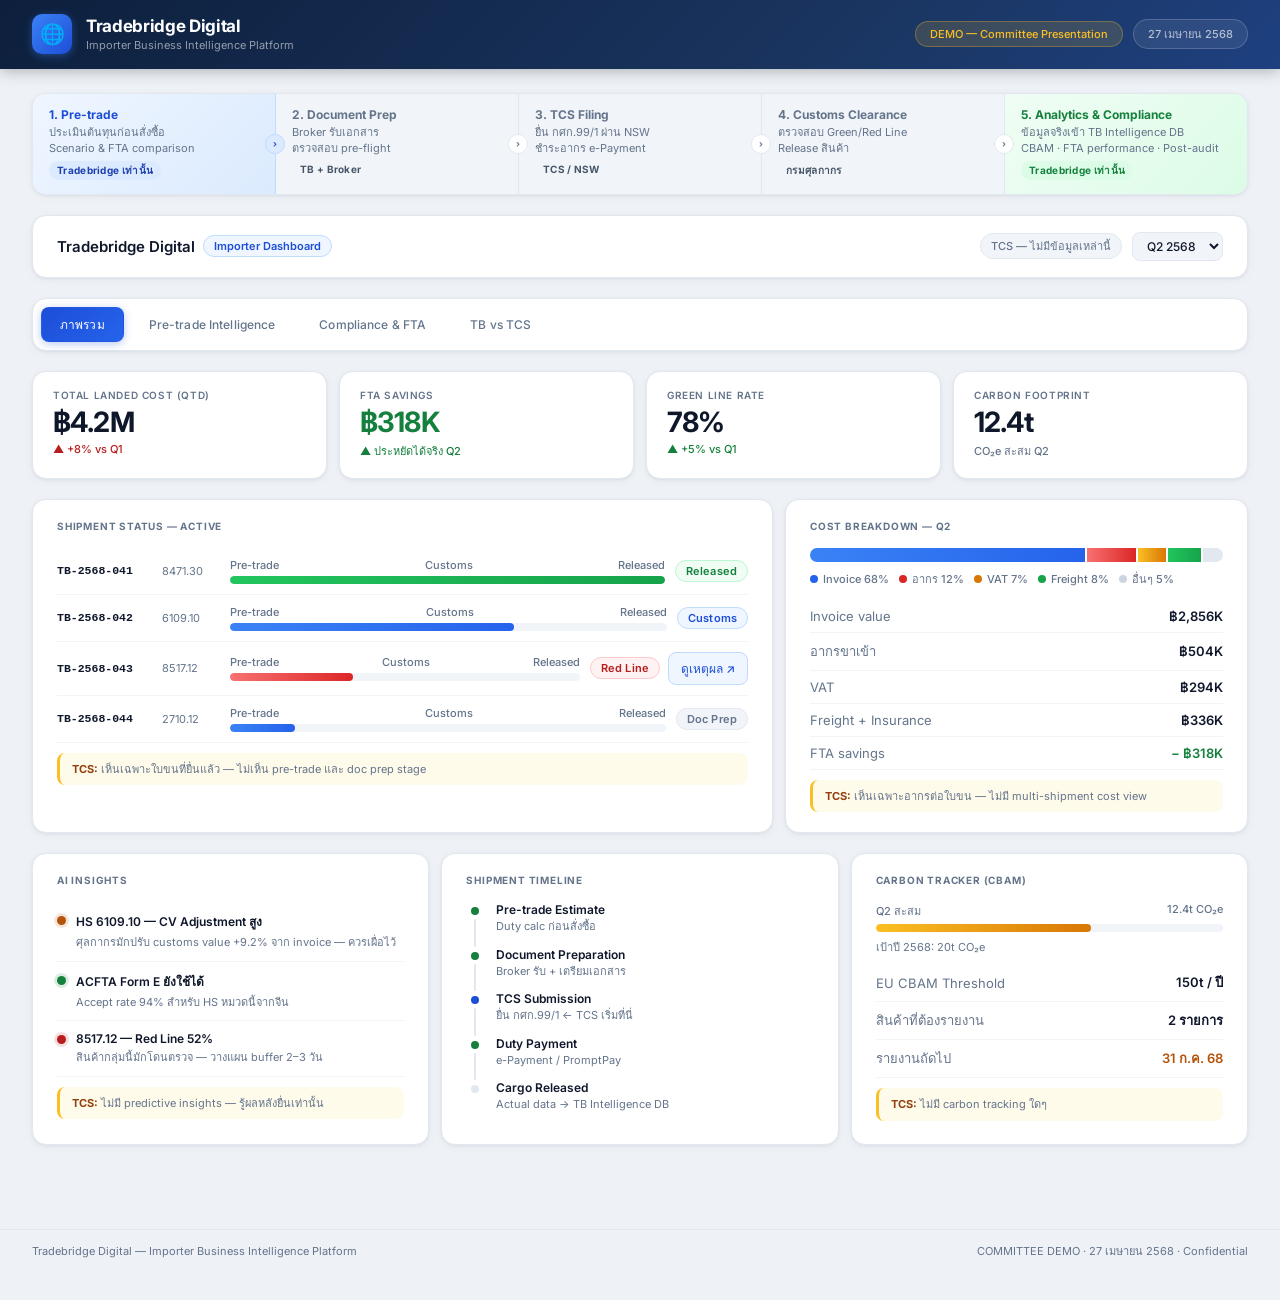
<file: tradebridge_importer_dashboard.html>
<!DOCTYPE html>
<html lang="th">
<head>
<meta charset="UTF-8" />
<meta name="viewport" content="width=device-width, initial-scale=1.0" />
<title>Tradebridge Digital — Importer BI Dashboard</title>
<link rel="preconnect" href="https://fonts.googleapis.com" />
<link href="https://fonts.googleapis.com/css2?family=Inter:ital,wght@0,400;0,500;0,600;0,700;1,400&display=swap" rel="stylesheet" />
<style>
/* ── Design tokens ──────────────────────────────────── */
:root {
  --bg-page:    #eef2f7;
  --bg-primary: #ffffff;
  --bg-secondary: #f1f5f9;
  --bg-info:    #eff6ff;
  --bg-success: #f0fdf4;
  --bg-warning: #fffbeb;
  --bg-danger:  #fef2f2;

  --txt-primary:   #0f172a;
  --txt-secondary: #64748b;
  --txt-info:      #1d4ed8;
  --txt-success:   #15803d;
  --txt-warning:   #b45309;
  --txt-danger:    #b91c1c;

  --bdr-secondary: #e2e8f0;
  --bdr-tertiary:  #f1f5f9;
  --bdr-info:      #bfdbfe;
  --bdr-success:   #bbf7d0;
  --bdr-warning:   #fde68a;
  --bdr-danger:    #fecaca;

  --r-sm: 4px;
  --r-md: 8px;
  --r-lg: 14px;

  --shadow-card:  0 1px 3px rgba(15,23,42,.06), 0 2px 10px rgba(15,23,42,.04);
  --shadow-float: 0 12px 40px rgba(15,23,42,.18);
}

/* ── Reset ──────────────────────────────────────────── */
*, *::before, *::after { box-sizing: border-box; margin: 0; padding: 0; }
body {
  font-family: 'Inter', system-ui, -apple-system, sans-serif;
  font-size: 14px;
  color: var(--txt-primary);
  background: var(--bg-page);
  min-height: 100vh;
  -webkit-font-smoothing: antialiased;
}
button, select { font-family: inherit; cursor: pointer; }

/* ── Page header ────────────────────────────────────── */
.ph {
  background: linear-gradient(135deg, #0d1f3c 0%, #1a3560 65%, #1e4080 100%);
  padding: 0 2rem;
  position: sticky; top: 0; z-index: 100;
  box-shadow: 0 2px 14px rgba(0,0,0,.28);
}
.ph-inner {
  max-width: 1280px; margin: 0 auto;
  display: flex; align-items: center; justify-content: space-between;
  padding: .9rem 0;
}
.brand { display: flex; align-items: center; gap: 14px; }
.brand-icon {
  width: 40px; height: 40px;
  background: linear-gradient(135deg, #3b82f6, #1d4ed8);
  border-radius: 10px;
  display: flex; align-items: center; justify-content: center;
  font-size: 20px;
  box-shadow: 0 2px 8px rgba(59,130,246,.4);
  flex-shrink: 0;
}
.brand-name { font-size: 17px; font-weight: 700; color: #fff; letter-spacing: -.02em; }
.brand-sub  { font-size: 11px; color: rgba(255,255,255,.55); margin-top: 2px; }
.ph-right   { display: flex; align-items: center; gap: 10px; }
.h-pill {
  font-size: 11px; font-weight: 500; padding: 5px 14px; border-radius: 999px;
  border: 1px solid rgba(255,255,255,.18);
}
.h-pill-demo { background: rgba(251,191,36,.15); color: #fbbf24; border-color: rgba(251,191,36,.3); }
.h-pill-date { color: rgba(255,255,255,.65); background: rgba(255,255,255,.08); }

/* ── Journey banner ─────────────────────────────────── */
.jb { max-width: 1280px; margin: 1.5rem auto .25rem; padding: 0 2rem; }
.jtrack {
  display: flex; align-items: stretch;
  border-radius: var(--r-lg); overflow: hidden;
  border: 1px solid var(--bdr-secondary);
  background: var(--bg-primary);
  box-shadow: var(--shadow-card);
}
.jstep {
  flex: 1; padding: .85rem 1rem;
  border-right: 1px solid var(--bdr-secondary);
  font-size: 12px; position: relative;
}
.jstep:last-child { border-right: none; }
.jstep.j-tb   { background: linear-gradient(135deg, #eff6ff, #dbeafe); border-right-color: #bfdbfe; }
.jstep.j-sh   { background: var(--bg-secondary); }
.jstep.j-an   { background: linear-gradient(135deg, #f0fdf4, #dcfce7); }
.jlabel { font-weight: 700; margin-bottom: 3px; font-size: 12px; }
.jstep.j-tb .jlabel { color: var(--txt-info); }
.jstep.j-sh .jlabel { color: var(--txt-secondary); }
.jstep.j-an .jlabel { color: var(--txt-success); }
.jsub  { color: var(--txt-secondary); font-size: 11px; line-height: 1.4; }
.jown  { display: inline-block; margin-top: 5px; font-size: 10px; font-weight: 700; padding: 2px 8px; border-radius: 999px; letter-spacing: .03em; }
.own-tb { background: #dbeafe; color: #1e40af; }
.own-sh { background: #f1f5f9; color: #475569; }
.own-an { background: #dcfce7; color: #15803d; }
.jarr {
  position: absolute; right: -10px; top: 50%; transform: translateY(-50%);
  width: 20px; height: 20px;
  background: var(--bg-primary); border: 1px solid var(--bdr-secondary);
  border-radius: 50%; display: flex; align-items: center; justify-content: center;
  font-size: 9px; color: var(--txt-secondary); z-index: 1; font-weight: 700;
}
.jstep.j-tb .jarr { background: #dbeafe; border-color: #bfdbfe; color: #1d4ed8; }

/* ── Page wrapper ───────────────────────────────────── */
.pw { max-width: 1280px; margin: 0 auto; padding: 1rem 2rem 3rem; }

/* ── Topbar ─────────────────────────────────────────── */
.topbar {
  display: flex; align-items: center; justify-content: space-between;
  margin-bottom: 1.25rem; padding: 1rem 1.5rem;
  background: var(--bg-primary);
  border-radius: var(--r-lg);
  box-shadow: var(--shadow-card);
  border: 1px solid var(--bdr-secondary);
}
.logo { font-size: 15px; font-weight: 600; display: flex; align-items: center; gap: 8px; }
.logobadge {
  background: var(--bg-info); color: var(--txt-info);
  font-size: 11px; font-weight: 600; padding: 3px 10px; border-radius: 999px;
  border: 1px solid var(--bdr-info);
}
.tcs-badge {
  background: var(--bg-secondary); color: var(--txt-secondary);
  font-size: 11px; font-weight: 500; padding: 3px 10px; border-radius: 999px;
  border: 1px solid var(--bdr-secondary);
}
.per-sel {
  font-size: 12px; font-weight: 500;
  background: var(--bg-secondary); color: var(--txt-primary);
  border: 1px solid var(--bdr-secondary); border-radius: var(--r-md);
  padding: 5px 10px; outline: none;
}

/* ── Tabs ───────────────────────────────────────────── */
.tabs {
  display: flex; gap: 6px; margin-bottom: 1.25rem;
  background: var(--bg-primary); padding: .5rem;
  border-radius: var(--r-lg); border: 1px solid var(--bdr-secondary);
  box-shadow: var(--shadow-card);
}
.tab {
  font-size: 12px; font-weight: 500; padding: 7px 18px;
  border-radius: var(--r-md); border: 1px solid transparent;
  background: transparent; color: var(--txt-secondary);
  transition: all .15s ease; letter-spacing: .01em;
}
.tab:hover { background: var(--bg-secondary); color: var(--txt-primary); }
.tab.active {
  background: linear-gradient(135deg, #1d4ed8, #2563eb);
  color: #fff; border-color: transparent;
  box-shadow: 0 2px 8px rgba(29,78,216,.3);
}
.panel { display: none; }
.panel.active { display: block; }

/* ── Metrics ────────────────────────────────────────── */
.metrics { display: grid; grid-template-columns: repeat(4,1fr); gap: 12px; margin-bottom: 1.25rem; }
.metric {
  background: var(--bg-primary); border-radius: var(--r-lg);
  padding: 1.1rem 1.25rem; border: 1px solid var(--bdr-secondary);
  box-shadow: var(--shadow-card); transition: box-shadow .2s;
}
.metric:hover { box-shadow: 0 4px 18px rgba(15,23,42,.1); }
.metric-label { font-size: 10px; font-weight: 600; color: var(--txt-secondary); margin-bottom: 7px; letter-spacing: .06em; text-transform: uppercase; }
.metric-val   { font-size: 28px; font-weight: 700; letter-spacing: -.03em; line-height: 1; }
.metric-sub   { font-size: 11px; color: var(--txt-secondary); margin-top: 6px; font-weight: 500; }
.metric-up { color: var(--txt-success); }
.metric-dn { color: var(--txt-danger); }

/* ── Layout grids ───────────────────────────────────── */
.row2 { display: grid; grid-template-columns: 1.6fr 1fr; gap: 12px; margin-bottom: 1.25rem; }
.row3 { display: grid; grid-template-columns: 1fr 1fr 1fr; gap: 12px; margin-bottom: 1.25rem; }

/* ── Card ───────────────────────────────────────────── */
.card {
  background: var(--bg-primary); border: 1px solid var(--bdr-secondary);
  border-radius: var(--r-lg); padding: 1.25rem 1.5rem;
  box-shadow: var(--shadow-card);
}
.card-title { font-size: 10px; font-weight: 700; color: var(--txt-secondary); margin-bottom: 1rem; letter-spacing: .08em; text-transform: uppercase; }

/* ── Tags ───────────────────────────────────────────── */
.tag { font-size: 11px; font-weight: 600; padding: 3px 10px; border-radius: 999px; display: inline-block; letter-spacing: .01em; }
.tag-green { background: var(--bg-success);  color: var(--txt-success);  border: 1px solid var(--bdr-success); }
.tag-red   { background: var(--bg-danger);   color: var(--txt-danger);   border: 1px solid var(--bdr-danger); }
.tag-warn  { background: var(--bg-warning);  color: var(--txt-warning);  border: 1px solid var(--bdr-warning); }
.tag-info  { background: var(--bg-info);     color: var(--txt-info);     border: 1px solid var(--bdr-info); }
.tag-gray  { background: var(--bg-secondary);color: var(--txt-secondary);border: 1px solid var(--bdr-secondary); }

/* ── Shipment rows ──────────────────────────────────── */
.ship-row { display: flex; align-items: center; gap: 10px; padding: 10px 0; border-bottom: 1px solid var(--bdr-tertiary); font-size: 13px; }
.ship-row:last-child { border-bottom: none; }
.ship-id { font-weight: 600; min-width: 95px; font-family: 'SF Mono','Fira Code',monospace; font-size: 11.5px; }
.ship-hs { color: var(--txt-secondary); font-size: 11px; min-width: 58px; }
.ship-right { margin-left: auto; display: flex; align-items: center; gap: 8px; }

/* ── Progress ───────────────────────────────────────── */
.progress-wrap { margin: .5rem 0; }
.progress-label { display: flex; justify-content: space-between; font-size: 11px; color: var(--txt-secondary); margin-bottom: 4px; font-weight: 500; }
.progress-track { height: 8px; background: var(--bg-secondary); border-radius: 999px; overflow: hidden; }
.progress-bar { height: 100%; border-radius: 999px; transition: width .5s ease; }
.bar-blue  { background: linear-gradient(90deg,#3b82f6,#2563eb); }
.bar-green { background: linear-gradient(90deg,#22c55e,#16a34a); }
.bar-red   { background: linear-gradient(90deg,#f87171,#dc2626); }
.bar-warn  { background: linear-gradient(90deg,#fbbf24,#d97706); }

/* ── Insights ───────────────────────────────────────── */
.insight-row { display: flex; align-items: flex-start; gap: 10px; padding: 10px 0; border-bottom: 1px solid var(--bdr-tertiary); font-size: 12px; }
.insight-row:last-child { border-bottom: none; }
.insight-dot { width: 9px; height: 9px; border-radius: 50%; flex-shrink: 0; margin-top: 4px; }
.dot-green { background: var(--txt-success); box-shadow: 0 0 0 3px rgba(21,128,61,.14); }
.dot-red   { background: var(--txt-danger);  box-shadow: 0 0 0 3px rgba(185,28,28,.14); }
.dot-warn  { background: var(--txt-warning); box-shadow: 0 0 0 3px rgba(180,83,9,.14); }
.dot-info  { background: var(--txt-info);    box-shadow: 0 0 0 3px rgba(29,78,216,.14); }
.insight-body { flex: 1; }
.insight-title { font-weight: 600; margin-bottom: 3px; }
.insight-sub   { color: var(--txt-secondary); font-size: 11px; line-height: 1.5; }

/* ── Cost rows ──────────────────────────────────────── */
.cost-row { display: flex; justify-content: space-between; align-items: center; padding: 8px 0; border-bottom: 1px solid var(--bdr-tertiary); font-size: 13px; }
.cost-row:last-child { border-bottom: none; }
.cost-label { color: var(--txt-secondary); }
.cost-val   { font-weight: 600; }

/* ── Stacked bar ────────────────────────────────────── */
.stacked-bar { height: 14px; border-radius: 999px; overflow: hidden; display: flex; gap: 2px; margin: 10px 0 6px; }
.seg { height: 100%; }
.legend-row  { display: flex; flex-wrap: wrap; gap: 10px; margin-top: 8px; }
.legend-item { display: flex; align-items: center; gap: 5px; font-size: 11px; color: var(--txt-secondary); font-weight: 500; }
.legend-dot  { width: 8px; height: 8px; border-radius: 50%; }

/* ── FTA rows ───────────────────────────────────────── */
.fta-row { display: flex; justify-content: space-between; align-items: center; padding: 9px 0; border-bottom: 1px solid var(--bdr-tertiary); font-size: 12px; gap: 8px; }
.fta-row:last-child { border-bottom: none; }
.confidence-bar  { height: 5px; background: var(--bg-secondary); border-radius: 999px; overflow: hidden; width: 90px; }
.confidence-fill { height: 100%; border-radius: 999px; background: linear-gradient(90deg,#22c55e,#16a34a); }

/* ── TCS note ───────────────────────────────────────── */
.tcs-note {
  font-size: 11px; color: var(--txt-secondary);
  background: #fffbeb; padding: 8px 12px;
  border-radius: var(--r-md); margin-top: 10px;
  border-left: 3px solid #fbbf24; line-height: 1.5;
}
.tcs-note span { font-weight: 700; color: #92400e; }

/* ── VS cards ───────────────────────────────────────── */
.vs-row  { display: grid; grid-template-columns: 1fr 1fr; gap: 12px; margin-bottom: 1.25rem; }
.vs-card { border-radius: var(--r-lg); padding: 1.25rem 1.5rem; border: 1px solid var(--bdr-secondary); box-shadow: var(--shadow-card); }
.vs-tb  { background: linear-gradient(135deg,#eff6ff,#dbeafe); border-color: #bfdbfe; }
.vs-tcs { background: var(--bg-secondary); }
.vs-title { font-size: 13px; font-weight: 700; margin-bottom: .85rem; }
.vs-tb  .vs-title { color: #1d4ed8; }
.vs-tcs .vs-title { color: var(--txt-secondary); }
.vs-item { font-size: 12px; padding: 5px 0; display: flex; align-items: flex-start; gap: 8px; border-bottom: 1px solid rgba(0,0,0,.04); }
.vs-item:last-child { border-bottom: none; }
.check { color: var(--txt-success); font-size: 13px; flex-shrink: 0; }
.cross { color: var(--txt-danger);  font-size: 13px; flex-shrink: 0; }

/* ── Timeline ───────────────────────────────────────── */
.mini-timeline { display: flex; flex-direction: column; }
.tl-item { display: flex; gap: 12px; }
.tl-dot-wrap { display: flex; flex-direction: column; align-items: center; width: 18px; flex-shrink: 0; }
.tl-dot  { width: 12px; height: 12px; border-radius: 50%; flex-shrink: 0; margin-top: 3px; border: 2px solid var(--bg-primary); }
.tl-line { width: 2px; flex: 1; background: var(--bdr-secondary); min-height: 14px; border-radius: 1px; margin-top: 2px; }
.tl-content { flex: 1; padding-bottom: 12px; font-size: 12px; }
.tl-label { font-weight: 600; margin-bottom: 2px; }
.tl-sub   { color: var(--txt-secondary); font-size: 11px; line-height: 1.4; }

/* ── Action buttons ─────────────────────────────────── */
.abtn {
  display: inline-flex; align-items: center; gap: 5px;
  font-size: 12px; font-weight: 500; padding: 6px 12px;
  border-radius: var(--r-md);
  border: 1px solid var(--bdr-info);
  background: var(--bg-info); color: var(--txt-info);
  transition: all .15s;
}
.abtn:hover { background: #dbeafe; box-shadow: 0 2px 8px rgba(29,78,216,.15); }
.abtn-full { width: 100%; justify-content: center; margin-top: 12px; }

/* ── Modal ──────────────────────────────────────────── */
.modal-overlay {
  display: none; position: fixed; inset: 0;
  background: rgba(15,23,42,.55);
  backdrop-filter: blur(4px);
  z-index: 1000; align-items: center; justify-content: center;
}
.modal-overlay.open { display: flex; }
.modal {
  background: var(--bg-primary); border-radius: var(--r-lg);
  box-shadow: var(--shadow-float); padding: 1.75rem 2rem;
  max-width: 520px; width: 90%;
  border: 1px solid var(--bdr-secondary);
  animation: mIn .2s ease;
}
@keyframes mIn { from { opacity:0; transform:translateY(14px) scale(.97); } to { opacity:1; transform:translateY(0) scale(1); } }
.modal-head { display: flex; align-items: center; gap: 12px; margin-bottom: 1rem; }
.modal-icon {
  width: 38px; height: 38px; border-radius: var(--r-md);
  background: linear-gradient(135deg,#1d4ed8,#3b82f6);
  display: flex; align-items: center; justify-content: center; font-size: 20px;
}
.modal-title { font-size: 15px; font-weight: 700; }
.modal-sub   { font-size: 12px; color: var(--txt-secondary); margin-top: 1px; }
.modal-body  {
  font-size: 12px; line-height: 1.65; color: var(--txt-secondary);
  background: var(--bg-secondary); padding: 1rem;
  border-radius: var(--r-md); border: 1px solid var(--bdr-secondary);
  margin-bottom: .75rem;
}
.modal-qlabel { font-size: 11px; font-weight: 700; color: var(--txt-secondary); letter-spacing: .05em; text-transform: uppercase; margin-bottom: 5px; }
.modal-qtext  { font-size: 13px; font-weight: 500; color: var(--txt-primary); font-style: italic; }
.modal-note   { font-size: 11px; color: var(--txt-secondary); line-height: 1.6; margin-bottom: 14px; }
.modal-close  {
  width: 100%; padding: 9px; border-radius: var(--r-md);
  border: 1px solid var(--bdr-secondary); background: var(--bg-secondary);
  font-size: 13px; font-weight: 500; color: var(--txt-secondary); transition: all .15s;
}
.modal-close:hover { background: var(--bdr-secondary); }

/* ── Footer ─────────────────────────────────────────── */
.pf {
  max-width: 1280px; margin: 0 auto; padding: .75rem 2rem 2.5rem;
  display: flex; align-items: center; justify-content: space-between;
  font-size: 11px; color: var(--txt-secondary);
  border-top: 1px solid var(--bdr-secondary); margin-top: 1rem;
}
</style>
</head>
<body>

<!-- ══ Page header ══════════════════════════════════════ -->
<header class="ph">
  <div class="ph-inner">
    <div class="brand">
      <div class="brand-icon">🌐</div>
      <div>
        <div class="brand-name">Tradebridge Digital</div>
        <div class="brand-sub">Importer Business Intelligence Platform</div>
      </div>
    </div>
    <div class="ph-right">
      <span class="h-pill h-pill-demo">DEMO — Committee Presentation</span>
      <span class="h-pill h-pill-date">27 เมษายน 2568</span>
    </div>
  </div>
</header>

<!-- ══ Import journey banner ════════════════════════════ -->
<div class="jb">
  <div class="jtrack">
    <div class="jstep j-tb">
      <div class="jlabel">1. Pre-trade</div>
      <div class="jsub">ประเมินต้นทุนก่อนสั่งซื้อ<br>Scenario &amp; FTA comparison</div>
      <span class="jown own-tb">Tradebridge เท่านั้น</span>
      <div class="jarr">›</div>
    </div>
    <div class="jstep j-sh">
      <div class="jlabel">2. Document Prep</div>
      <div class="jsub">Broker รับเอกสาร<br>ตรวจสอบ pre-flight</div>
      <span class="jown own-sh">TB + Broker</span>
      <div class="jarr">›</div>
    </div>
    <div class="jstep j-sh">
      <div class="jlabel">3. TCS Filing</div>
      <div class="jsub">ยื่น กศก.99/1 ผ่าน NSW<br>ชำระอากร e-Payment</div>
      <span class="jown own-sh">TCS / NSW</span>
      <div class="jarr">›</div>
    </div>
    <div class="jstep j-sh">
      <div class="jlabel">4. Customs Clearance</div>
      <div class="jsub">ตรวจสอบ Green/Red Line<br>Release สินค้า</div>
      <span class="jown own-sh">กรมศุลกากร</span>
      <div class="jarr">›</div>
    </div>
    <div class="jstep j-an">
      <div class="jlabel">5. Analytics &amp; Compliance</div>
      <div class="jsub">ข้อมูลจริงเข้า TB Intelligence DB<br>CBAM · FTA performance · Post-audit</div>
      <span class="jown own-an">Tradebridge เท่านั้น</span>
    </div>
  </div>
</div>

<!-- ══ Dashboard ════════════════════════════════════════ -->
<div class="pw">

  <!-- topbar -->
  <div class="topbar">
    <div class="logo">
      Tradebridge Digital
      <span class="logobadge">Importer Dashboard</span>
    </div>
    <div style="display:flex;gap:10px;align-items:center">
      <span class="tcs-badge">TCS — ไม่มีข้อมูลเหล่านี้</span>
      <select class="per-sel" onchange="filterPeriod(this.value)">
        <option>Q2 2568</option>
        <option>Q1 2568</option>
        <option>ปี 2567</option>
      </select>
    </div>
  </div>

  <!-- tabs -->
  <div class="tabs">
    <button class="tab active" onclick="switchTab('overview',this)">ภาพรวม</button>
    <button class="tab" onclick="switchTab('pretrade',this)">Pre-trade Intelligence</button>
    <button class="tab" onclick="switchTab('compliance',this)">Compliance &amp; FTA</button>
    <button class="tab" onclick="switchTab('vs',this)">TB vs TCS</button>
  </div>

  <!-- ── PANEL: ภาพรวม ─────────────────────────────── -->
  <div class="panel active" id="p-overview">

    <div class="metrics">
      <div class="metric">
        <div class="metric-label">Total Landed Cost (QTD)</div>
        <div class="metric-val">฿4.2M</div>
        <div class="metric-sub metric-dn">▲ +8% vs Q1</div>
      </div>
      <div class="metric">
        <div class="metric-label">FTA Savings</div>
        <div class="metric-val" style="color:var(--txt-success)">฿318K</div>
        <div class="metric-sub metric-up">▲ ประหยัดได้จริง Q2</div>
      </div>
      <div class="metric">
        <div class="metric-label">Green Line Rate</div>
        <div class="metric-val">78%</div>
        <div class="metric-sub metric-up">▲ +5% vs Q1</div>
      </div>
      <div class="metric">
        <div class="metric-label">Carbon Footprint</div>
        <div class="metric-val">12.4t</div>
        <div class="metric-sub" style="color:var(--txt-secondary)">CO₂e สะสม Q2</div>
      </div>
    </div>

    <div class="row2">
      <div class="card">
        <div class="card-title">Shipment Status — Active</div>
        <div class="ship-row">
          <span class="ship-id">TB-2568-041</span>
          <span class="ship-hs">8471.30</span>
          <div style="flex:1">
            <div class="progress-label"><span>Pre-trade</span><span>Customs</span><span>Released</span></div>
            <div class="progress-track"><div class="progress-bar bar-green" style="width:100%"></div></div>
          </div>
          <div class="ship-right"><span class="tag tag-green">Released</span></div>
        </div>
        <div class="ship-row">
          <span class="ship-id">TB-2568-042</span>
          <span class="ship-hs">6109.10</span>
          <div style="flex:1">
            <div class="progress-label"><span>Pre-trade</span><span>Customs</span><span>Released</span></div>
            <div class="progress-track"><div class="progress-bar bar-blue" style="width:65%"></div></div>
          </div>
          <div class="ship-right"><span class="tag tag-info">Customs</span></div>
        </div>
        <div class="ship-row">
          <span class="ship-id">TB-2568-043</span>
          <span class="ship-hs">8517.12</span>
          <div style="flex:1">
            <div class="progress-label"><span>Pre-trade</span><span>Customs</span><span>Released</span></div>
            <div class="progress-track"><div class="progress-bar bar-red" style="width:35%"></div></div>
          </div>
          <div class="ship-right">
            <span class="tag tag-red">Red Line</span>
            <button class="abtn" onclick="sendPrompt('อธิบาย Red Line prediction สำหรับ HS 8517.12 ว่าทำไมโดน Red Line')">ดูเหตุผล ↗</button>
          </div>
        </div>
        <div class="ship-row">
          <span class="ship-id">TB-2568-044</span>
          <span class="ship-hs">2710.12</span>
          <div style="flex:1">
            <div class="progress-label"><span>Pre-trade</span><span>Customs</span><span>Released</span></div>
            <div class="progress-track"><div class="progress-bar bar-blue" style="width:15%"></div></div>
          </div>
          <div class="ship-right"><span class="tag tag-gray">Doc Prep</span></div>
        </div>
        <div class="tcs-note"><span>TCS:</span> เห็นเฉพาะใบขนที่ยื่นแล้ว — ไม่เห็น pre-trade และ doc prep stage</div>
      </div>

      <div class="card">
        <div class="card-title">Cost Breakdown — Q2</div>
        <div class="stacked-bar">
          <div class="seg bar-blue"  style="width:68%"></div>
          <div class="seg bar-red"   style="width:12%"></div>
          <div class="seg bar-warn"  style="width:7%"></div>
          <div class="seg bar-green" style="width:8%"></div>
          <div class="seg" style="width:5%;background:var(--bdr-secondary)"></div>
        </div>
        <div class="legend-row" style="margin-bottom:12px">
          <div class="legend-item"><div class="legend-dot" style="background:#2563eb"></div>Invoice 68%</div>
          <div class="legend-item"><div class="legend-dot" style="background:#dc2626"></div>อากร 12%</div>
          <div class="legend-item"><div class="legend-dot" style="background:#d97706"></div>VAT 7%</div>
          <div class="legend-item"><div class="legend-dot" style="background:#16a34a"></div>Freight 8%</div>
          <div class="legend-item"><div class="legend-dot" style="background:#cbd5e1"></div>อื่นๆ 5%</div>
        </div>
        <div class="cost-row"><span class="cost-label">Invoice value</span><span class="cost-val">฿2,856K</span></div>
        <div class="cost-row"><span class="cost-label">อากรขาเข้า</span><span class="cost-val">฿504K</span></div>
        <div class="cost-row"><span class="cost-label">VAT</span><span class="cost-val">฿294K</span></div>
        <div class="cost-row"><span class="cost-label">Freight + Insurance</span><span class="cost-val">฿336K</span></div>
        <div class="cost-row"><span class="cost-label">FTA savings</span><span class="cost-val" style="color:var(--txt-success)">− ฿318K</span></div>
        <div class="tcs-note"><span>TCS:</span> เห็นเฉพาะอากรต่อใบขน — ไม่มี multi-shipment cost view</div>
      </div>
    </div>

    <div class="row3">
      <div class="card">
        <div class="card-title">AI Insights</div>
        <div class="insight-row">
          <div class="insight-dot dot-warn"></div>
          <div class="insight-body">
            <div class="insight-title">HS 6109.10 — CV Adjustment สูง</div>
            <div class="insight-sub">ศุลกากรมักปรับ customs value +9.2% จาก invoice — ควรเผื่อไว้</div>
          </div>
        </div>
        <div class="insight-row">
          <div class="insight-dot dot-green"></div>
          <div class="insight-body">
            <div class="insight-title">ACFTA Form E ยังใช้ได้</div>
            <div class="insight-sub">Accept rate 94% สำหรับ HS หมวดนี้จากจีน</div>
          </div>
        </div>
        <div class="insight-row">
          <div class="insight-dot dot-red"></div>
          <div class="insight-body">
            <div class="insight-title">8517.12 — Red Line 52%</div>
            <div class="insight-sub">สินค้ากลุ่มนี้มักโดนตรวจ — วางแผน buffer 2–3 วัน</div>
          </div>
        </div>
        <div class="tcs-note"><span>TCS:</span> ไม่มี predictive insights — รู้ผลหลังยื่นเท่านั้น</div>
      </div>

      <div class="card">
        <div class="card-title">Shipment Timeline</div>
        <div class="mini-timeline">
          <div class="tl-item">
            <div class="tl-dot-wrap"><div class="tl-dot" style="background:var(--txt-success)"></div><div class="tl-line"></div></div>
            <div class="tl-content"><div class="tl-label">Pre-trade Estimate</div><div class="tl-sub">Duty calc ก่อนสั่งซื้อ</div></div>
          </div>
          <div class="tl-item">
            <div class="tl-dot-wrap"><div class="tl-dot" style="background:var(--txt-success)"></div><div class="tl-line"></div></div>
            <div class="tl-content"><div class="tl-label">Document Preparation</div><div class="tl-sub">Broker รับ + เตรียมเอกสาร</div></div>
          </div>
          <div class="tl-item">
            <div class="tl-dot-wrap"><div class="tl-dot" style="background:var(--txt-info)"></div><div class="tl-line"></div></div>
            <div class="tl-content"><div class="tl-label">TCS Submission</div><div class="tl-sub">ยื่น กศก.99/1 ← TCS เริ่มที่นี่</div></div>
          </div>
          <div class="tl-item">
            <div class="tl-dot-wrap"><div class="tl-dot" style="background:var(--txt-success)"></div><div class="tl-line"></div></div>
            <div class="tl-content"><div class="tl-label">Duty Payment</div><div class="tl-sub">e-Payment / PromptPay</div></div>
          </div>
          <div class="tl-item">
            <div class="tl-dot-wrap"><div class="tl-dot" style="background:var(--bdr-secondary)"></div></div>
            <div class="tl-content"><div class="tl-label">Cargo Released</div><div class="tl-sub">Actual data → TB Intelligence DB</div></div>
          </div>
        </div>
      </div>

      <div class="card">
        <div class="card-title">Carbon Tracker (CBAM)</div>
        <div class="progress-wrap">
          <div class="progress-label"><span>Q2 สะสม</span><span>12.4t CO₂e</span></div>
          <div class="progress-track"><div class="progress-bar bar-warn" style="width:62%"></div></div>
          <div style="font-size:11px;color:var(--txt-secondary);margin-top:6px">เป้าปี 2568: 20t CO₂e</div>
        </div>
        <div class="cost-row"><span class="cost-label">EU CBAM Threshold</span><span class="cost-val">150t / ปี</span></div>
        <div class="cost-row"><span class="cost-label">สินค้าที่ต้องรายงาน</span><span class="cost-val">2 รายการ</span></div>
        <div class="cost-row"><span class="cost-label">รายงานถัดไป</span><span class="cost-val" style="color:var(--txt-warning)">31 ก.ค. 68</span></div>
        <div class="tcs-note"><span>TCS:</span> ไม่มี carbon tracking ใดๆ</div>
      </div>
    </div>
  </div><!-- /p-overview -->

  <!-- ── PANEL: Pre-trade ──────────────────────────── -->
  <div class="panel" id="p-pretrade">
    <div class="metrics">
      <div class="metric">
        <div class="metric-label">Scenarios Analysed</div>
        <div class="metric-val">14</div>
        <div class="metric-sub">ก่อนสั่งซื้อ Q2</div>
      </div>
      <div class="metric">
        <div class="metric-label">ประหยัดจาก Scenario</div>
        <div class="metric-val" style="color:var(--txt-success)">฿142K</div>
        <div class="metric-sub">เลือก FTA ถูกตัว</div>
      </div>
      <div class="metric">
        <div class="metric-label">Estimate Accuracy</div>
        <div class="metric-val">94.2%</div>
        <div class="metric-sub">vs actual (247 samples)</div>
      </div>
      <div class="metric">
        <div class="metric-label">Error Prevention</div>
        <div class="metric-val">8</div>
        <div class="metric-sub">ครั้งที่ระบบ flag ก่อนยื่น</div>
      </div>
    </div>
    <div class="row2">
      <div class="card">
        <div class="card-title">Scenario Comparison — ก่อนสั่งซื้อ</div>
        <div style="font-size:12px;color:var(--txt-secondary);margin-bottom:14px;font-weight:500">สินค้า: เสื้อผ้า HS 6109.10 | Invoice $20,000 USD</div>
        <div style="display:grid;grid-template-columns:1fr 1fr 1fr;gap:10px">
          <div style="border:2px solid var(--bdr-info);border-radius:var(--r-md);padding:14px;background:linear-gradient(135deg,#eff6ff,#dbeafe)">
            <div style="font-size:10px;font-weight:700;color:var(--txt-info);margin-bottom:6px;text-transform:uppercase;letter-spacing:.05em">★ แนะนำ</div>
            <div style="font-weight:600;font-size:13px;margin-bottom:4px">จีน + ACFTA</div>
            <div style="font-size:11px;color:var(--txt-secondary)">อากร: <strong style="color:var(--txt-success)">0%</strong></div>
            <div style="font-size:22px;font-weight:700;color:var(--txt-success);margin-top:8px">฿724K</div>
          </div>
          <div style="border:1px solid var(--bdr-secondary);border-radius:var(--r-md);padding:14px;background:var(--bg-secondary)">
            <div style="font-size:10px;font-weight:700;color:var(--txt-secondary);margin-bottom:6px;text-transform:uppercase;letter-spacing:.05em">ทางเลือก</div>
            <div style="font-weight:600;font-size:13px;margin-bottom:4px">เวียดนาม + AFTA</div>
            <div style="font-size:11px;color:var(--txt-secondary)">อากร: <strong>0%</strong></div>
            <div style="font-size:22px;font-weight:700;margin-top:8px">฿756K</div>
          </div>
          <div style="border:1px solid var(--bdr-danger);border-radius:var(--r-md);padding:14px;background:var(--bg-danger)">
            <div style="font-size:10px;font-weight:700;color:var(--txt-danger);margin-bottom:6px;text-transform:uppercase;letter-spacing:.05em">MFN</div>
            <div style="font-weight:600;font-size:13px;margin-bottom:4px">สหรัฐฯ</div>
            <div style="font-size:11px;color:var(--txt-secondary)">อากร: <strong style="color:var(--txt-danger)">30%</strong></div>
            <div style="font-size:22px;font-weight:700;color:var(--txt-danger);margin-top:8px">฿1,032K</div>
          </div>
        </div>
        <div class="tcs-note" style="margin-top:12px"><span>TCS:</span> ไม่มี scenario comparison — รู้ราคาหลังนำเข้าแล้วเท่านั้น</div>
      </div>
      <div class="card">
        <div class="card-title">HS Code Intelligence</div>
        <div class="fta-row">
          <div>
            <div style="font-weight:600">8471.30 คอมพิวเตอร์</div>
            <div style="font-size:11px;color:var(--txt-secondary)">247 actual samples</div>
          </div>
          <div style="text-align:right">
            <span class="tag tag-green">อากร 0%</span>
            <div class="confidence-bar" style="margin-top:6px;margin-left:auto"><div class="confidence-fill" style="width:98%"></div></div>
            <div style="font-size:10px;color:var(--txt-secondary);margin-top:3px;font-weight:600">98% confidence</div>
          </div>
        </div>
        <div class="fta-row">
          <div>
            <div style="font-weight:600">6109.10 เสื้อผ้า</div>
            <div style="font-size:11px;color:var(--txt-secondary)">43 actual samples</div>
          </div>
          <div style="text-align:right">
            <span class="tag tag-warn">CV +9.2%</span>
            <div class="confidence-bar" style="margin-top:6px;margin-left:auto"><div class="confidence-fill" style="width:71%;background:linear-gradient(90deg,#fbbf24,#d97706)"></div></div>
            <div style="font-size:10px;color:var(--txt-secondary);margin-top:3px;font-weight:600">71% confidence</div>
          </div>
        </div>
        <div class="fta-row">
          <div>
            <div style="font-weight:600">8517.12 โทรศัพท์</div>
            <div style="font-size:11px;color:var(--txt-secondary)">12 actual samples</div>
          </div>
          <div style="text-align:right">
            <span class="tag tag-red">Red 52%</span>
            <div class="confidence-bar" style="margin-top:6px;margin-left:auto"><div class="confidence-fill" style="width:38%;background:linear-gradient(90deg,#f87171,#dc2626)"></div></div>
            <div style="font-size:10px;color:var(--txt-secondary);margin-top:3px;font-weight:600">38% confidence</div>
          </div>
        </div>
        <button class="abtn abtn-full" onclick="sendPrompt('อธิบาย confidence score ของ Tradebridge คำนวณอย่างไรจาก actual data')">ดูวิธีคำนวณ Confidence Score ↗</button>
      </div>
    </div>
  </div><!-- /p-pretrade -->

  <!-- ── PANEL: Compliance ─────────────────────────── -->
  <div class="panel" id="p-compliance">
    <div class="metrics">
      <div class="metric">
        <div class="metric-label">FTA Savings YTD</div>
        <div class="metric-val" style="color:var(--txt-success)">฿318K</div>
        <div class="metric-sub">ACFTA + AFTA + RCEP</div>
      </div>
      <div class="metric">
        <div class="metric-label">FTA Accept Rate</div>
        <div class="metric-val">91%</div>
        <div class="metric-sub">Form ที่ถูก accept จริง</div>
      </div>
      <div class="metric">
        <div class="metric-label">Post-clearance Records</div>
        <div class="metric-val">100%</div>
        <div class="metric-sub">ครบ ≥ 6 เดือน</div>
      </div>
      <div class="metric">
        <div class="metric-label">Pre-filing Errors</div>
        <div class="metric-val" style="color:var(--txt-success)">0</div>
        <div class="metric-sub">pre-flight catch ทั้งหมด</div>
      </div>
    </div>
    <div class="row2">
      <div class="card">
        <div class="card-title">FTA Performance Tracker</div>
        <div class="fta-row">
          <div style="min-width:110px"><div style="font-weight:600">ACFTA (จีน)</div><div style="font-size:11px;color:var(--txt-secondary)">Form E</div></div>
          <div style="flex:1;margin:0 12px">
            <div class="progress-track"><div class="progress-bar bar-green" style="width:94%"></div></div>
            <div style="font-size:10px;color:var(--txt-secondary);margin-top:3px;font-weight:600">Accept 94%</div>
          </div>
          <span class="tag tag-green">฿198K saved</span>
        </div>
        <div class="fta-row">
          <div style="min-width:110px"><div style="font-weight:600">AFTA (เวียดนาม)</div><div style="font-size:11px;color:var(--txt-secondary)">Form D</div></div>
          <div style="flex:1;margin:0 12px">
            <div class="progress-track"><div class="progress-bar bar-green" style="width:88%"></div></div>
            <div style="font-size:10px;color:var(--txt-secondary);margin-top:3px;font-weight:600">Accept 88%</div>
          </div>
          <span class="tag tag-green">฿76K saved</span>
        </div>
        <div class="fta-row">
          <div style="min-width:110px"><div style="font-weight:600">RCEP (ญี่ปุ่น)</div><div style="font-size:11px;color:var(--txt-secondary)">Form RCEP</div></div>
          <div style="flex:1;margin:0 12px">
            <div class="progress-track"><div class="progress-bar bar-warn" style="width:62%"></div></div>
            <div style="font-size:10px;color:var(--txt-warning);margin-top:3px;font-weight:600">Accept 62% — ระวัง</div>
          </div>
          <span class="tag tag-warn">฿44K saved</span>
        </div>
        <div class="tcs-note"><span>TCS:</span> ไม่มี FTA performance summary — ต้องดูทีละใบขน</div>
      </div>
      <div class="card">
        <div class="card-title">Compliance Health</div>
        <div class="insight-row">
          <div class="insight-dot dot-green"></div>
          <div class="insight-body">
            <div class="insight-title">Post-clearance Records ครบ</div>
            <div class="insight-sub">เก็บ invoice data ≥ 6 เดือนทุก shipment — พร้อม export</div>
          </div>
        </div>
        <div class="insight-row">
          <div class="insight-dot dot-warn"></div>
          <div class="insight-body">
            <div class="insight-title">RCEP Form Reject Rate สูง</div>
            <div class="insight-sub">Rules of Origin อาจไม่ครบ — ตรวจสอบ local content %</div>
          </div>
        </div>
        <div class="insight-row">
          <div class="insight-dot dot-info"></div>
          <div class="insight-body">
            <div class="insight-title">CBAM Deadline ใกล้</div>
            <div class="insight-sub">รายงาน Q2 ต้องส่ง 31 ก.ค. 2568 — ข้อมูลพร้อมแล้ว</div>
          </div>
        </div>
        <button class="abtn abtn-full" onclick="sendPrompt('ช่วยออกแบบ export report สำหรับ post-clearance audit ตามที่กรมศุลกากรกำหนด')">Export Audit Report ↗</button>
      </div>
    </div>
  </div><!-- /p-compliance -->

  <!-- ── PANEL: TB vs TCS ──────────────────────────── -->
  <div class="panel" id="p-vs">
    <div class="vs-row">
      <div class="vs-card vs-tb">
        <div class="vs-title">✓ Tradebridge Digital</div>
        <div class="vs-item"><span class="check">✓</span>Pre-trade duty estimate ก่อนสั่งซื้อ</div>
        <div class="vs-item"><span class="check">✓</span>Scenario comparison หลาย origin</div>
        <div class="vs-item"><span class="check">✓</span>FTA savings tracker ภาพรวม</div>
        <div class="vs-item"><span class="check">✓</span>Red Line prediction ก่อนยื่น</div>
        <div class="vs-item"><span class="check">✓</span>Importer-Broker workflow</div>
        <div class="vs-item"><span class="check">✓</span>Multi-shipment dashboard</div>
        <div class="vs-item"><span class="check">✓</span>Carbon footprint / CBAM tracker</div>
        <div class="vs-item"><span class="check">✓</span>Tariff intelligence จาก actual data</div>
        <div class="vs-item"><span class="check">✓</span>Post-clearance records ครบ export ได้</div>
      </div>
      <div class="vs-card vs-tcs">
        <div class="vs-title">TCS / NSW (กรมศุลกากร)</div>
        <div class="vs-item"><span class="cross">✗</span>ไม่มี pre-trade stage</div>
        <div class="vs-item"><span class="cross">✗</span>ไม่มี scenario comparison</div>
        <div class="vs-item"><span class="cross">✗</span>ดู FTA ทีละใบขนเท่านั้น</div>
        <div class="vs-item"><span class="cross">✗</span>ไม่มี prediction — รู้ผลหลังยื่น</div>
        <div class="vs-item"><span class="cross">✗</span>ไม่มี collaboration tool</div>
        <div class="vs-item"><span class="check">✓</span>คำนวณ duty official และ binding</div>
        <div class="vs-item"><span class="cross">✗</span>ไม่มี carbon tracking</div>
        <div class="vs-item"><span class="cross">✗</span>ไม่เปิดเผย aggregate data</div>
        <div class="vs-item"><span class="check">✓</span>เก็บ records ฝั่งราชการ</div>
      </div>
    </div>
    <div class="card">
      <div class="card-title">สรุป — Tradebridge อยู่ตรงไหนใน Import Journey</div>
      <div style="display:flex;align-items:stretch;margin:10px 0;border-radius:var(--r-md);overflow:hidden;border:1px solid var(--bdr-secondary)">
        <div style="flex:1;padding:12px 14px;background:linear-gradient(135deg,#eff6ff,#dbeafe);border-right:1px solid #bfdbfe">
          <div style="font-weight:700;color:var(--txt-info);font-size:12px">Pre-trade</div>
          <div style="font-size:11px;color:var(--txt-info);margin-top:3px">Tradebridge เท่านั้น</div>
        </div>
        <div style="flex:1;padding:12px 14px;background:var(--bg-secondary);border-right:1px solid var(--bdr-secondary);text-align:center">
          <div style="font-weight:600;font-size:12px">Filing</div>
          <div style="font-size:11px;color:var(--txt-secondary);margin-top:3px">TB + Software/NSP + TCS</div>
        </div>
        <div style="flex:1;padding:12px 14px;background:var(--bg-secondary);border-right:1px solid var(--bdr-secondary);text-align:center">
          <div style="font-weight:600;font-size:12px">Post-clearance</div>
          <div style="font-size:11px;color:var(--txt-secondary);margin-top:3px">TB Intelligence DB</div>
        </div>
        <div style="flex:1;padding:12px 14px;background:linear-gradient(135deg,#f0fdf4,#dcfce7);text-align:right">
          <div style="font-weight:700;color:var(--txt-success);font-size:12px">Analytics</div>
          <div style="font-size:11px;color:var(--txt-success);margin-top:3px">Tradebridge เท่านั้น</div>
        </div>
      </div>
    </div>
  </div><!-- /p-vs -->

</div><!-- /.pw -->

<!-- ══ Modal ════════════════════════════════════════════ -->
<div class="modal-overlay" id="modal-overlay" onclick="closeModal(event)">
  <div class="modal">
    <div class="modal-head">
      <div class="modal-icon">🤖</div>
      <div>
        <div class="modal-title">AI Assistant</div>
        <div class="modal-sub">Tradebridge Intelligence Engine</div>
      </div>
    </div>
    <div class="modal-body">
      <div class="modal-qlabel">Query ส่งไปยัง AI</div>
      <div class="modal-qtext" id="modal-qtext"></div>
    </div>
    <div class="modal-note">ในระบบจริง AI จะวิเคราะห์ข้อมูลจาก actual clearance records และตอบแบบ real-time พร้อมแนะนำแนวทางปฏิบัติที่เหมาะสม</div>
    <button class="modal-close" onclick="closeModal()">ปิด</button>
  </div>
</div>

<!-- ══ Footer ════════════════════════════════════════════ -->
<footer class="pf">
  <span>Tradebridge Digital — Importer Business Intelligence Platform</span>
  <span>COMMITTEE DEMO · 27 เมษายน 2568 · Confidential</span>
</footer>

<script>
function switchTab(id, el) {
  document.querySelectorAll('.tab').forEach(t => t.classList.remove('active'));
  document.querySelectorAll('.panel').forEach(p => p.classList.remove('active'));
  el.classList.add('active');
  document.getElementById('p-' + id).classList.add('active');
}
function filterPeriod(v) { console.log('filter', v); }
function sendPrompt(text) {
  document.getElementById('modal-qtext').textContent = text;
  document.getElementById('modal-overlay').classList.add('open');
}
function closeModal(event) {
  if (!event || event.target === document.getElementById('modal-overlay')) {
    document.getElementById('modal-overlay').classList.remove('open');
  }
}
document.addEventListener('keydown', e => { if (e.key === 'Escape') closeModal(); });
</script>
</body>
</html>
</file>
